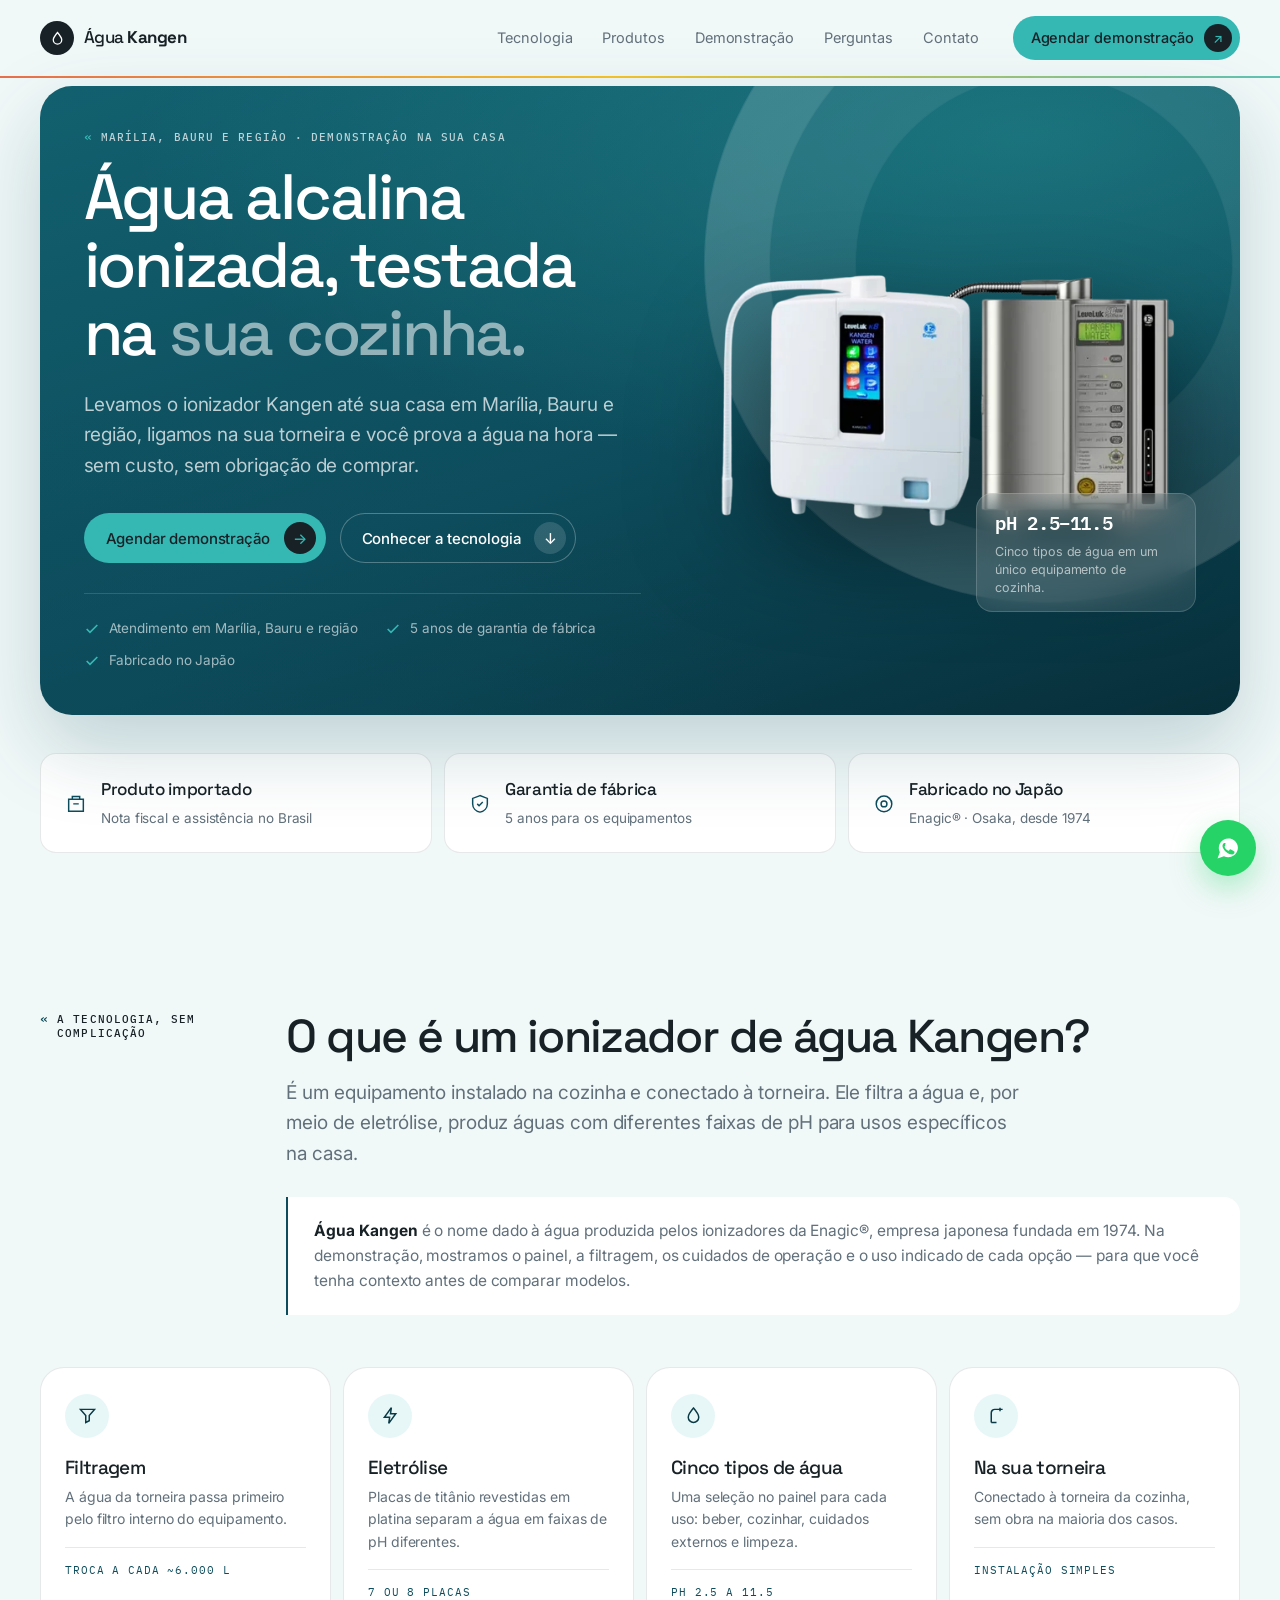
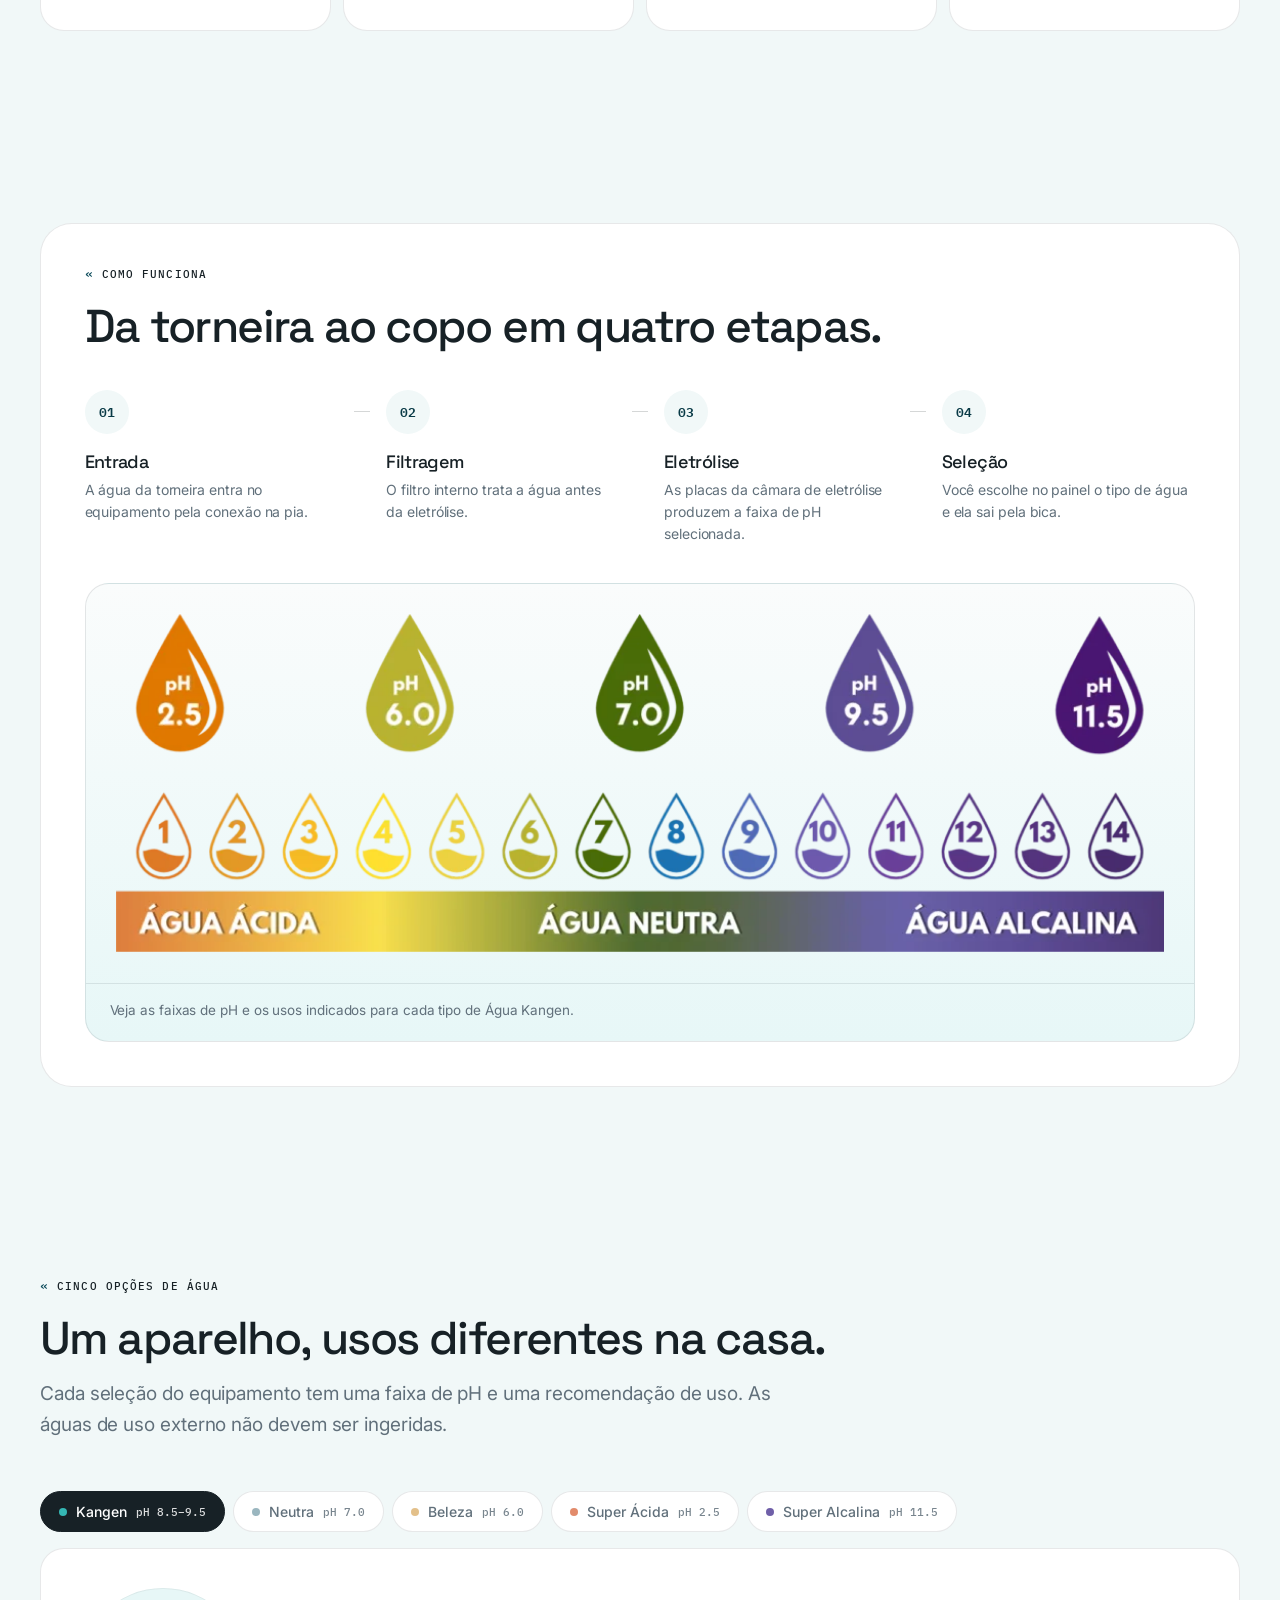
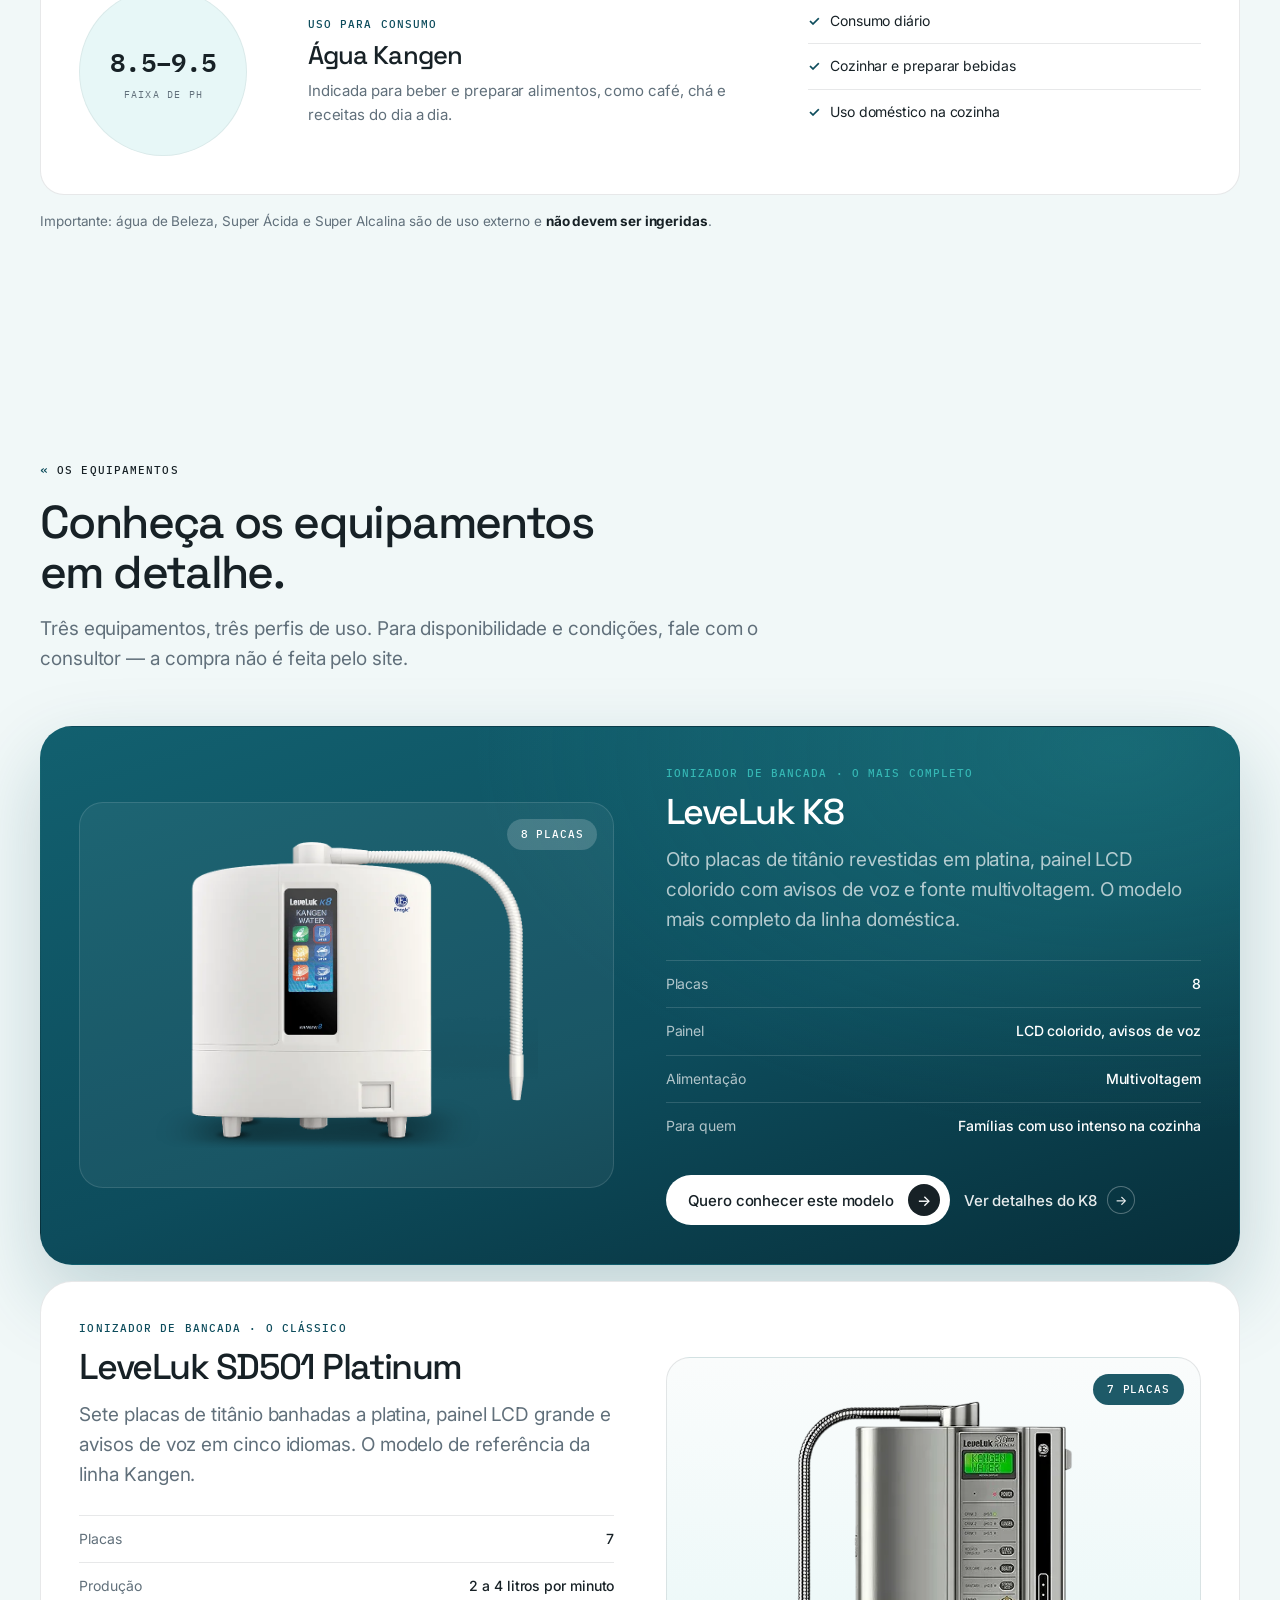
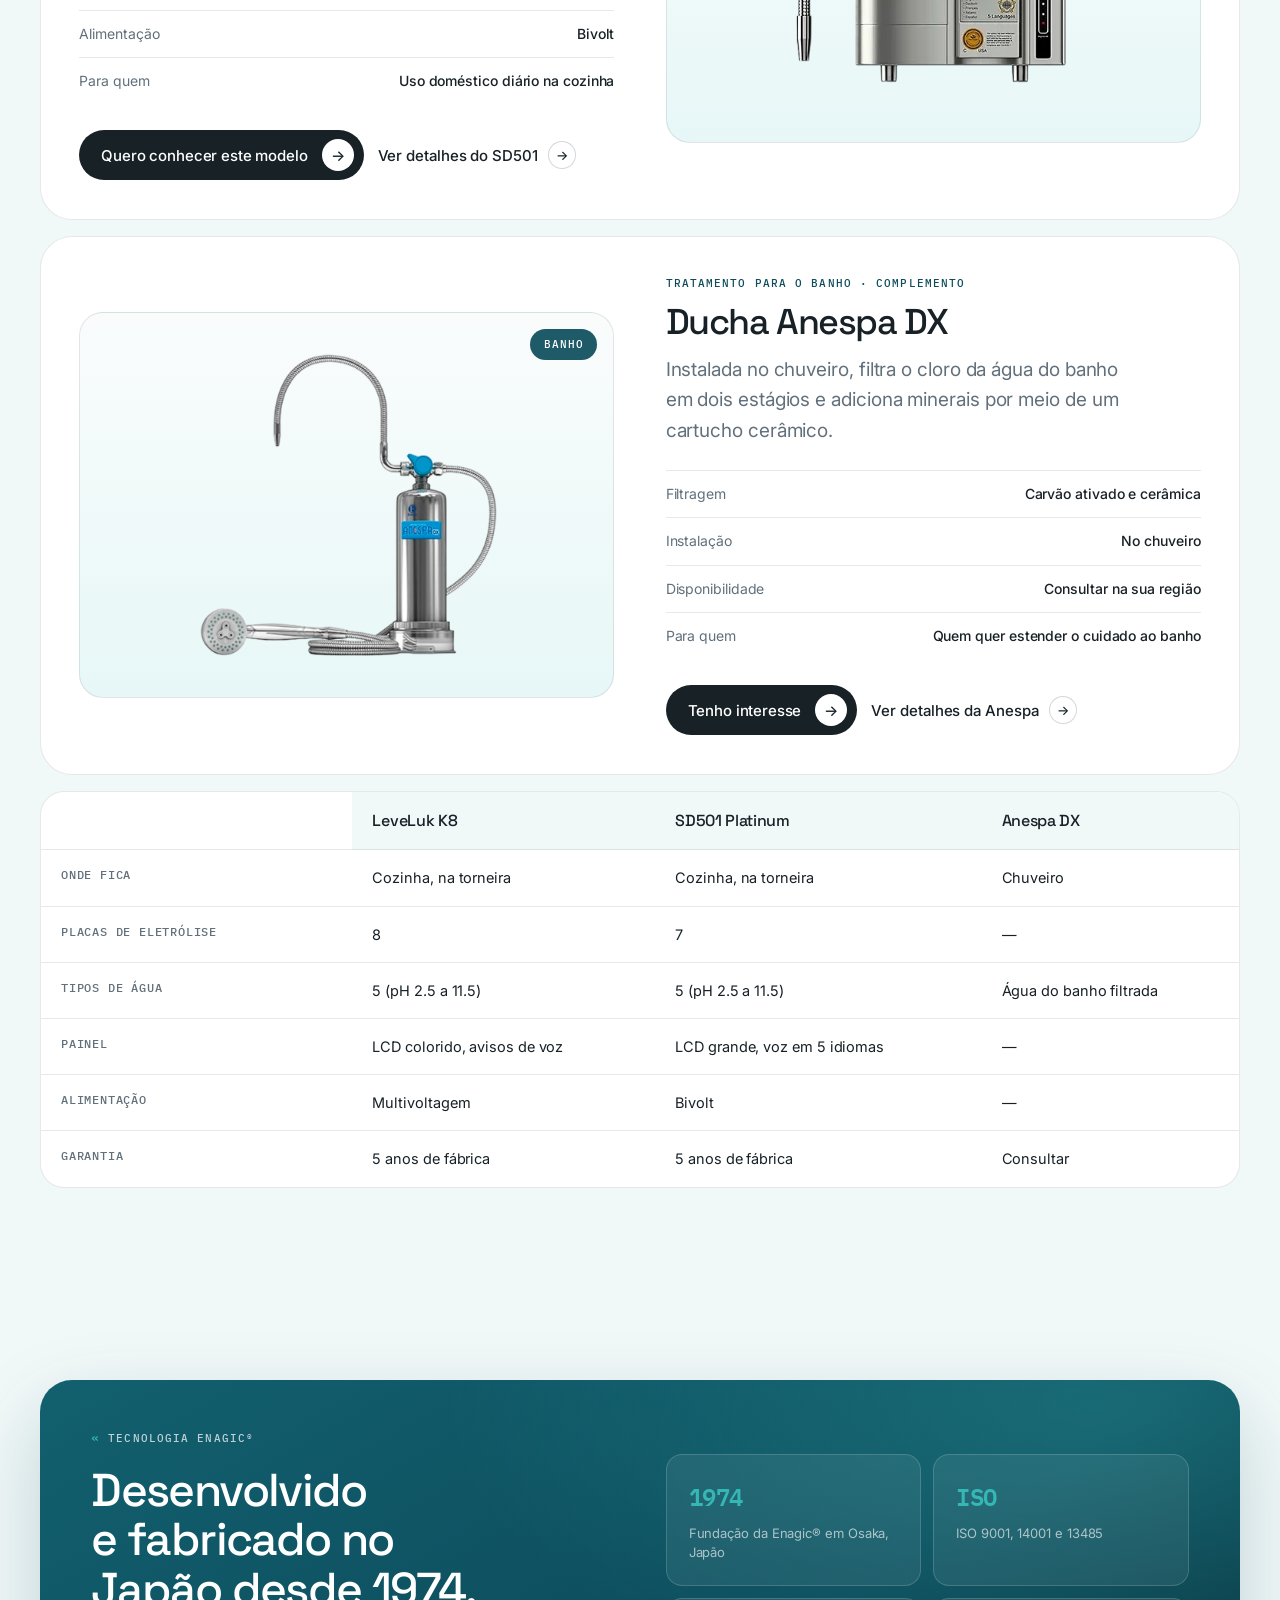
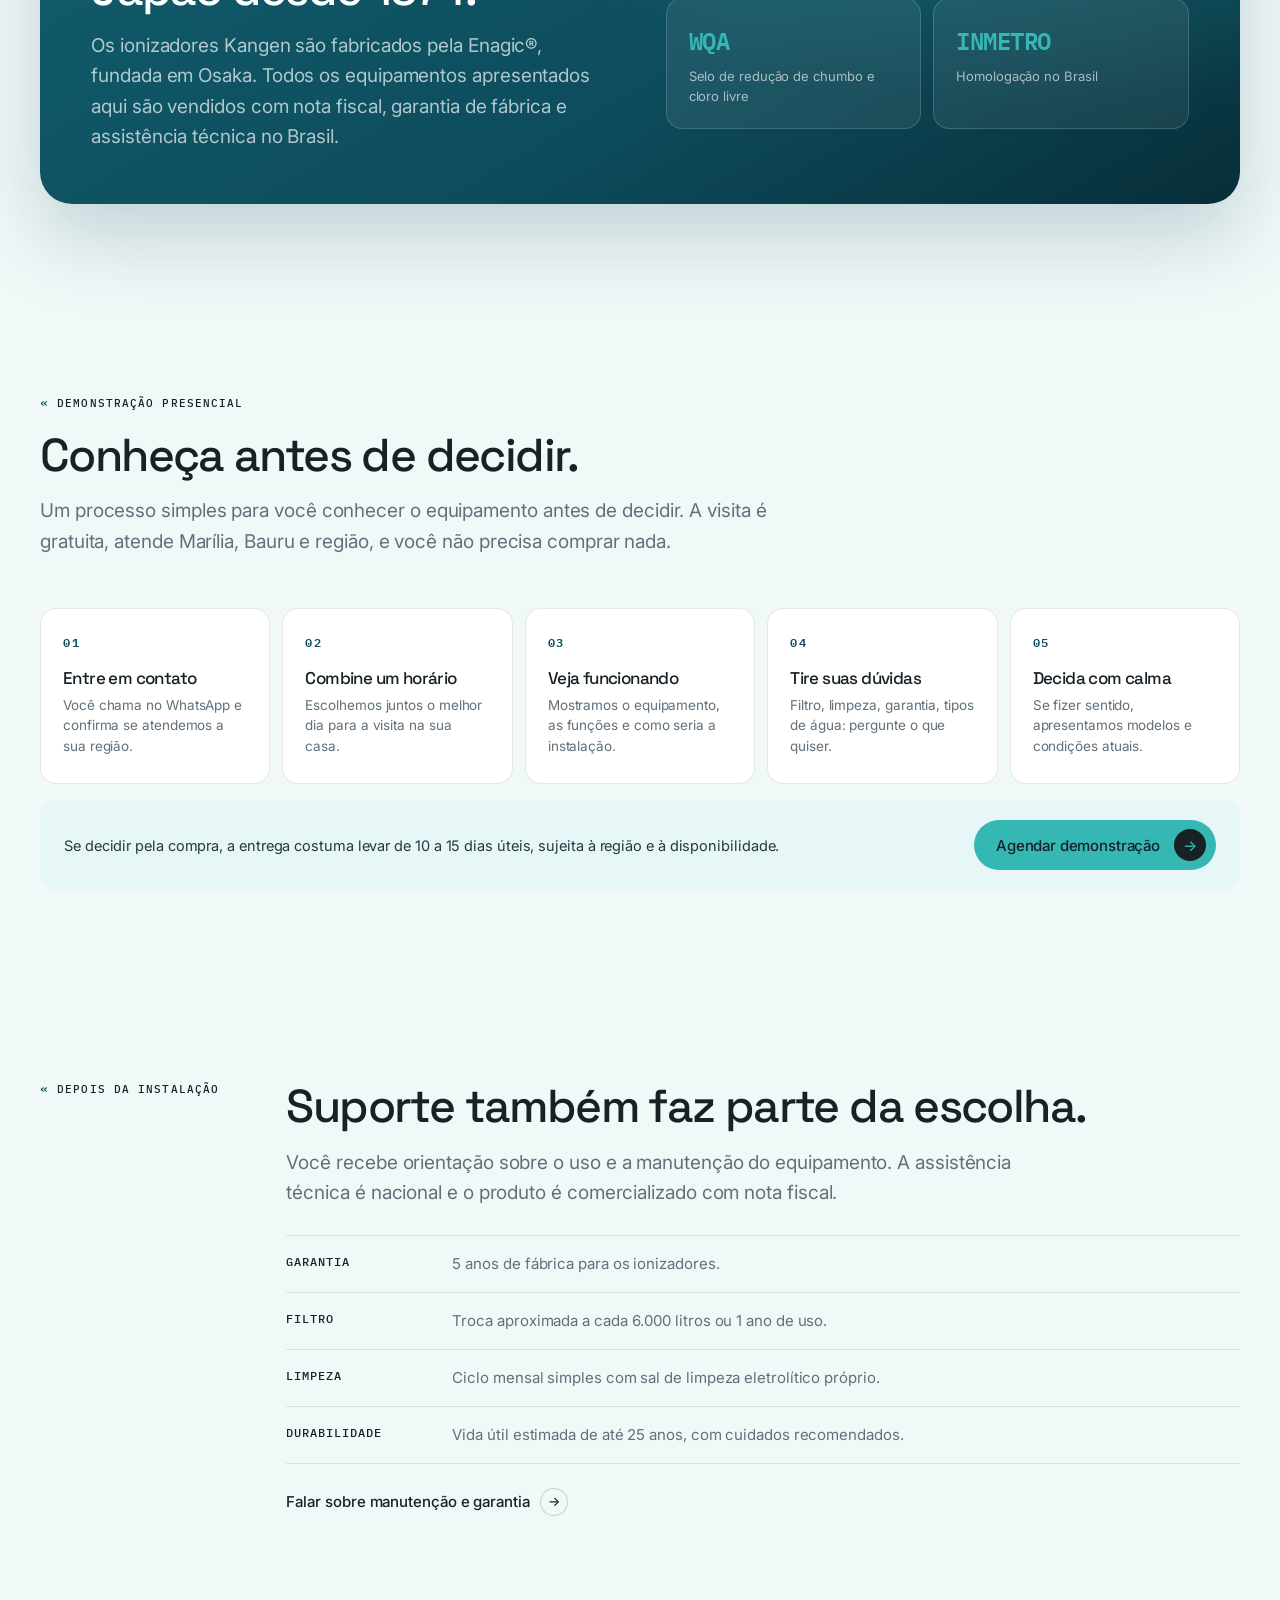
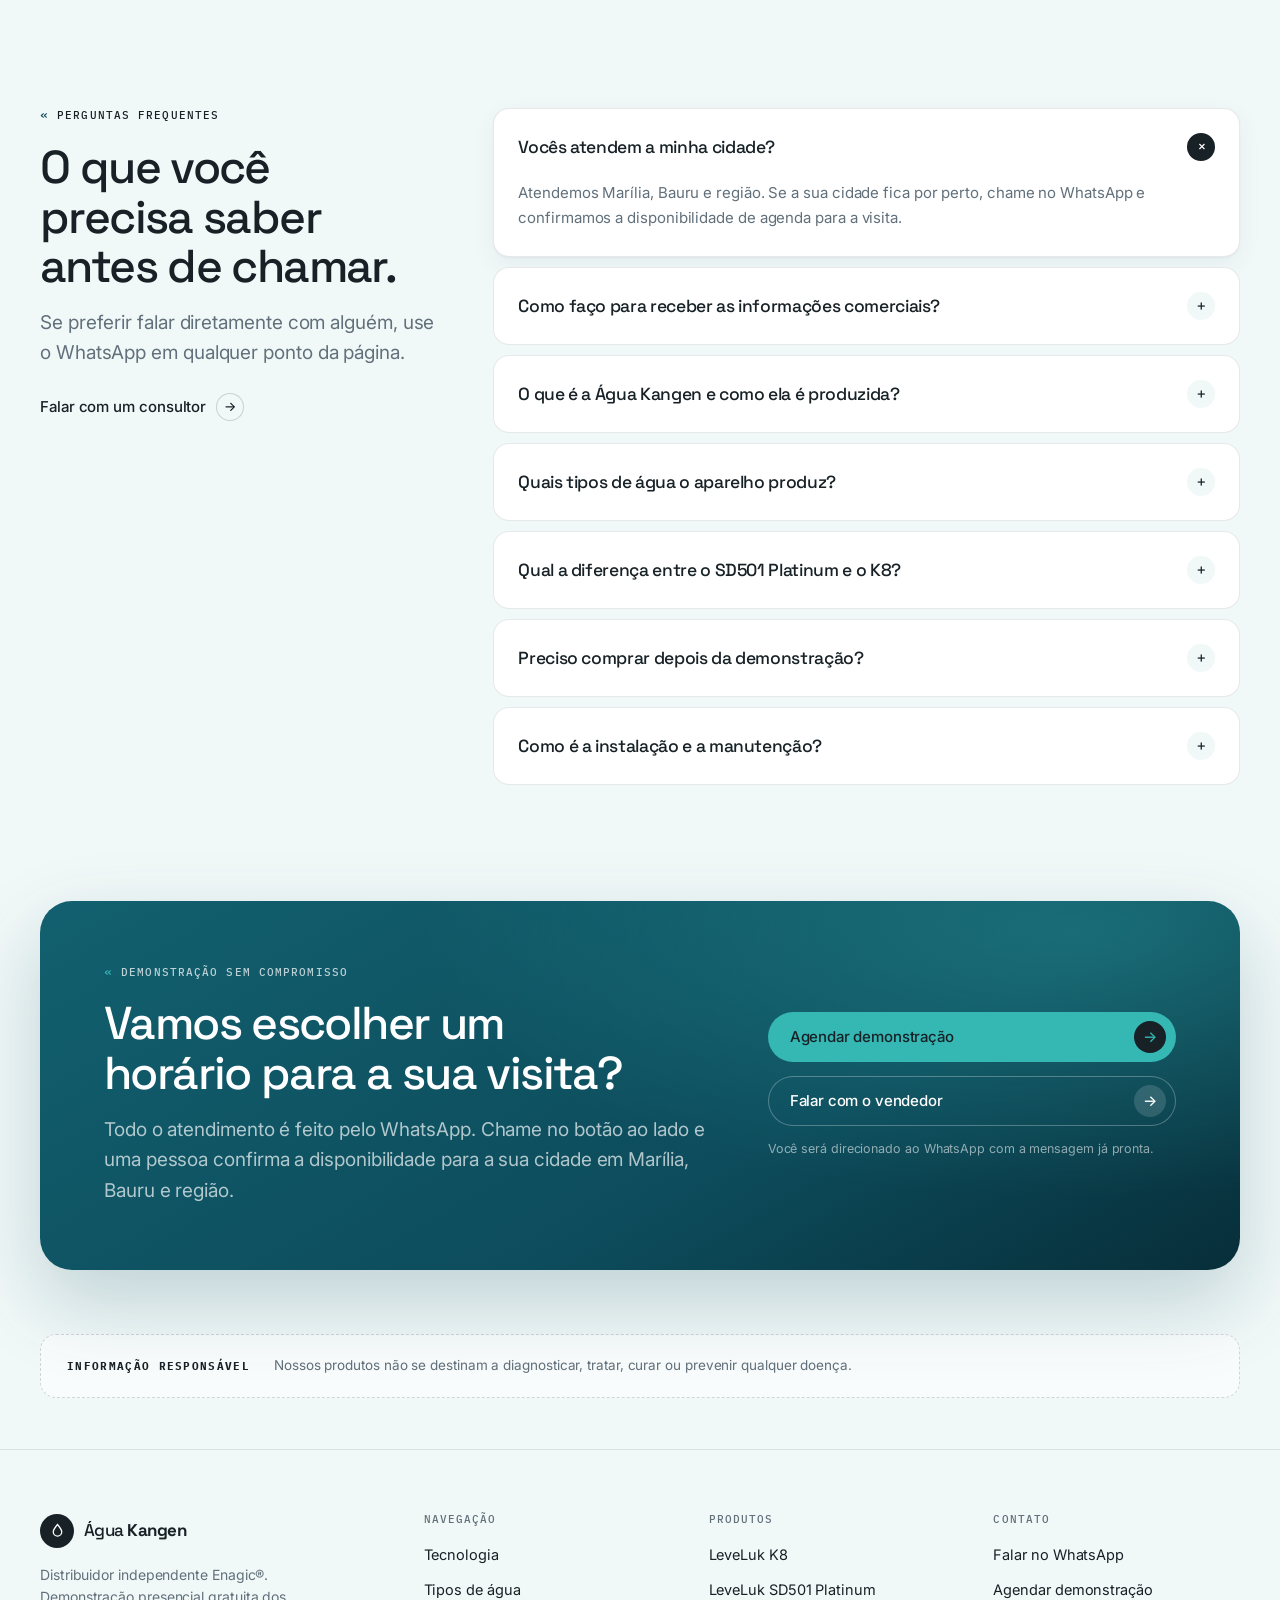
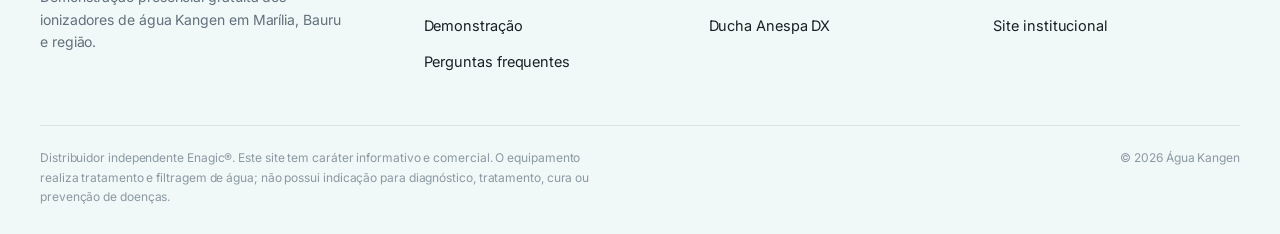
<file: index.html>
<!doctype html>
<html lang="pt-BR">
<head>
  <meta charset="utf-8">
  <meta name="viewport" content="width=device-width, initial-scale=1">
  <title>Água Kangen em Marília e Bauru | Demonstração gratuita em casa</title>
  <meta name="description" content="Ionizadores de água Kangen da Enagic em Marília, Bauru e região: LeveLuk K8, SD501 Platinum e Ducha Anespa DX. Demonstração gratuita na sua casa, sem compromisso.">
  <meta name="robots" content="index,follow,max-image-preview:large">
  <!-- Troque https://SEU-DOMINIO.com.br pelo domínio real em todo o projeto (ver produtos.json) -->
  <link rel="canonical" href="https://SEU-DOMINIO.com.br/">
  <meta name="theme-color" content="#0D4C5C">

  <meta property="og:type" content="website">
  <meta property="og:site_name" content="Água Kangen">
  <meta property="og:locale" content="pt_BR">
  <meta property="og:url" content="https://SEU-DOMINIO.com.br/">
  <meta property="og:title" content="Água Kangen em Marília e Bauru | Demonstração gratuita em casa">
  <meta property="og:description" content="Conheça os ionizadores de água Kangen da Enagic em uma demonstração presencial em Marília, Bauru e região, com orientação sobre modelos, instalação e suporte.">
  <meta property="og:image" content="https://SEU-DOMINIO.com.br/img/img-logo-kangen.jpg">
  <meta property="og:image:width" content="1024">
  <meta property="og:image:height" content="540">
  <meta property="og:image:alt" content="Ionizadores de água Kangen LeveLuk K8 e SD501 Platinum">
  <meta name="twitter:card" content="summary_large_image">
  <meta name="twitter:title" content="Água Kangen em Marília e Bauru | Demonstração gratuita em casa">
  <meta name="twitter:description" content="Demonstração gratuita dos ionizadores de água Kangen da Enagic em Marília, Bauru e região, na sua casa e sem compromisso.">
  <meta name="twitter:image" content="https://SEU-DOMINIO.com.br/img/img-logo-kangen.jpg">

  <link rel="icon" href="favicon.svg" type="image/svg+xml">
  <link rel="apple-touch-icon" href="img/apple-touch-icon.png">

  <link rel="preload" as="image" href="img/03-png.webp" fetchpriority="high">
  <link rel="preconnect" href="https://fonts.googleapis.com">
  <link rel="preconnect" href="https://fonts.gstatic.com" crossorigin>
  <link href="https://fonts.googleapis.com/css2?family=Inter:wght@400;500;600&family=Space+Grotesk:wght@500;700&family=IBM+Plex+Mono:wght@500;600&display=swap" rel="stylesheet">
  <link rel="stylesheet" href="style.css">

  <script type="application/ld+json">
{
  "@context": "https://schema.org",
  "@graph": [
    {
      "@type": "LocalBusiness",
      "@id": "https://SEU-DOMINIO.com.br/#organizacao",
      "name": "Água Kangen Marília e Bauru — distribuidor independente Enagic",
      "url": "https://SEU-DOMINIO.com.br/",
      "logo": "https://SEU-DOMINIO.com.br/img/apple-touch-icon.png",
      "description": "Demonstração presencial gratuita dos ionizadores de água Kangen da Enagic em Marília, Bauru e região, com orientação sobre modelos, instalação e suporte.",
      "areaServed": [
        { "@type": "City", "name": "Marília", "addressRegion": "SP", "addressCountry": "BR" },
        { "@type": "City", "name": "Bauru", "addressRegion": "SP", "addressCountry": "BR" },
        { "@type": "AdministrativeArea", "name": "Região de Marília e Bauru, interior de São Paulo" }
      ],
      "makesOffer": [
        { "@type": "Offer", "itemOffered": { "@type": "Service", "name": "Demonstração presencial gratuita de ionizador de água Kangen" } }
      ],
      "sameAs": ["https://kangensaude.com.br/"]
    },
    {
      "@type": "WebSite",
      "@id": "https://SEU-DOMINIO.com.br/#site",
      "url": "https://SEU-DOMINIO.com.br/",
      "name": "Água Kangen",
      "inLanguage": "pt-BR",
      "publisher": { "@id": "https://SEU-DOMINIO.com.br/#organizacao" }
    },
    {
      "@type": "ItemList",
      "name": "Ionizadores de água Kangen",
      "itemListElement": [
        { "@type": "ListItem", "position": 1, "url": "https://SEU-DOMINIO.com.br/produtos/leveluk-k8/", "name": "LeveLuk K8" },
        { "@type": "ListItem", "position": 2, "url": "https://SEU-DOMINIO.com.br/produtos/leveluk-sd501-platinum/", "name": "LeveLuk SD501 Platinum" },
        { "@type": "ListItem", "position": 3, "url": "https://SEU-DOMINIO.com.br/produtos/anespa-dx/", "name": "Ducha Anespa DX" }
      ]
    },
    {
      "@type": "FAQPage",
      "mainEntity": [
        {
          "@type": "Question",
          "name": "Vocês atendem a minha cidade?",
          "acceptedAnswer": { "@type": "Answer", "text": "Atendemos Marília, Bauru e região. Se a sua cidade fica por perto, chame no WhatsApp e confirmamos a disponibilidade de agenda para a visita." }
        },
        {
          "@type": "Question",
          "name": "Como faço para receber as informações comerciais?",
          "acceptedAnswer": { "@type": "Answer", "text": "As informações comerciais não são divulgadas no site. Fale com o consultor pelo WhatsApp ou agende a demonstração gratuita: assim entendemos sua necessidade, indicamos o modelo certo e passamos todas as condições diretamente com você, sem compromisso." }
        },
        {
          "@type": "Question",
          "name": "O que é a Água Kangen e como ela é produzida?",
          "acceptedAnswer": { "@type": "Answer", "text": "É a água produzida pelos ionizadores Enagic. O equipamento filtra a água da torneira e usa eletrólise para produzir opções com diferentes faixas de pH." }
        },
        {
          "@type": "Question",
          "name": "Quais tipos de água o aparelho produz?",
          "acceptedAnswer": { "@type": "Answer", "text": "Água Kangen (pH 8.5–9.5), Neutra (pH 7.0), de Beleza (pH 6.0), Super Ácida (pH 2.5) e Super Alcalina (pH 11.5). Cada uma tem indicação de uso específica; as três últimas são de uso externo e não devem ser ingeridas." }
        },
        {
          "@type": "Question",
          "name": "Qual a diferença entre o SD501 Platinum e o K8?",
          "acceptedAnswer": { "@type": "Answer", "text": "O SD501 possui sete placas e painel LCD. O K8 possui oito placas, painel colorido e recursos de orientação por voz que podem variar conforme a versão. Apresentamos os dois modelos e seus recursos na demonstração." }
        },
        {
          "@type": "Question",
          "name": "Preciso comprar depois da demonstração?",
          "acceptedAnswer": { "@type": "Answer", "text": "Não. A demonstração é gratuita e sem obrigação de compra. Ela serve para você ver o equipamento funcionando na sua cozinha e tirar dúvidas antes de decidir." }
        },
        {
          "@type": "Question",
          "name": "Como é a instalação e a manutenção?",
          "acceptedAnswer": { "@type": "Answer", "text": "Os ionizadores de bancada são conectados à torneira da cozinha, sem obra na maioria dos casos. A troca de filtro é feita a cada cerca de 6.000 litros ou 1 ano de uso, e a limpeza é um ciclo mensal com sal de limpeza eletrolítico próprio." }
        }
      ]
    }
  ]
}
  </script>
</head>
<body>
  <a class="skip-link" href="#conteudo">Pular para o conteúdo</a>

  <header class="site-header">
    <div class="container nav">
      <a class="logo" href="#inicio" aria-label="Água Kangen, início">
        <span class="logo-mark" aria-hidden="true"><svg viewBox="0 0 24 24"><path d="M12 3.5c3.4 4 6 7.3 6 10.4a6 6 0 0 1-12 0c0-3.1 2.6-6.4 6-10.4Z"/></svg></span>
        <span>Água <strong>Kangen</strong></span>
      </a>
      <button class="mobile-nav-toggle" type="button" aria-expanded="false" aria-controls="main-nav">Menu</button>
      <nav class="desktop-nav" id="main-nav" aria-label="Navegação principal">
        <a href="#tecnologia">Tecnologia</a>
        <a href="#produtos">Produtos</a>
        <a href="#demonstracao">Demonstração</a>
        <a href="#perguntas">Perguntas</a>
        <a href="#agendar">Contato</a>
      </nav>
      <a class="header-cta js-whatsapp" href="#agendar" data-event="cta_demo_header" data-message="Olá! Conheci a Água Kangen pelo site e gostaria de agendar uma demonstração.">Agendar demonstração <span aria-hidden="true">↗</span></a>
    </div>
    <div class="ph-rule" aria-hidden="true"></div>
  </header>

  <main id="conteudo">
    <!-- 1. Hero -->
    <section class="hero" id="inicio" aria-labelledby="hero-title">
      <div class="container">
        <div class="hero-panel on-dark">
          <div class="hero-rings" aria-hidden="true"></div>
          <div class="hero-grid">
            <div class="hero-copy">
              <p class="eyebrow">Marília, Bauru e região · demonstração na sua casa</p>
              <h1 id="hero-title">Água alcalina ionizada, testada na <em class="soft">sua cozinha.</em></h1>
              <p class="lead">Levamos o ionizador Kangen até sua casa em Marília, Bauru e região, ligamos na sua torneira e você prova a água na hora — sem custo, sem obrigação de comprar.</p>
              <div class="hero-actions">
                <a class="button button-primary js-whatsapp" href="#agendar" data-event="cta_demo_hero" data-message="Olá! Conheci a Água Kangen pelo site e gostaria de agendar uma demonstração.">Agendar demonstração <span aria-hidden="true">→</span></a>
                <a class="button button-ghost" href="#tecnologia">Conhecer a tecnologia <span aria-hidden="true">↓</span></a>
              </div>
              <div class="hero-trust">
                <div><svg viewBox="0 0 24 24" aria-hidden="true"><path d="M20 6 9 17l-5-5"/></svg>Atendimento em Marília, Bauru e região</div>
                <div><svg viewBox="0 0 24 24" aria-hidden="true"><path d="M20 6 9 17l-5-5"/></svg>5 anos de garantia de fábrica</div>
                <div><svg viewBox="0 0 24 24" aria-hidden="true"><path d="M20 6 9 17l-5-5"/></svg>Fabricado no Japão</div>
              </div>
            </div>
            <figure class="hero-figure">
              <img src="img/03-png.webp" width="561" height="309" alt="Ionizadores de água Kangen LeveLuk K8 e LeveLuk SD501 Platinum lado a lado" fetchpriority="high" decoding="async">
              <figcaption class="hero-badge"><b>pH 2.5–11.5</b><span>Cinco tipos de água em um único equipamento de cozinha.</span></figcaption>
            </figure>
          </div>
        </div>
      </div>
    </section>

    <section class="proof-strip" aria-label="Garantias">
      <div class="container proof-items">
        <div>
          <svg viewBox="0 0 24 24" aria-hidden="true"><path d="M4 7h16v13H4zM8 7V4h8v3M9 12h6"/></svg>
          <p><strong>Produto importado</strong><span>Nota fiscal e assistência no Brasil</span></p>
        </div>
        <div>
          <svg viewBox="0 0 24 24" aria-hidden="true"><path d="M12 3 4 6v6c0 4.4 3.4 8 8 9 4.6-1 8-4.6 8-9V6l-8-3Z"/><path d="m9 12 2 2 4-4"/></svg>
          <p><strong>Garantia de fábrica</strong><span>5 anos para os equipamentos</span></p>
        </div>
        <div>
          <svg viewBox="0 0 24 24" aria-hidden="true"><circle cx="12" cy="12" r="8.5"/><circle cx="12" cy="12" r="3.2"/></svg>
          <p><strong>Fabricado no Japão</strong><span>Enagic® · Osaka, desde 1974</span></p>
        </div>
      </div>
    </section>

    <!-- 2. O que é -->
    <section class="section" id="tecnologia" aria-labelledby="tecnologia-title">
      <div class="container">
        <div class="split">
          <p class="eyebrow reveal">A tecnologia, sem complicação</p>
          <div class="reveal delay-1">
            <h2 id="tecnologia-title">O que é um ionizador de água Kangen?</h2>
            <p class="lead">É um equipamento instalado na cozinha e conectado à torneira. Ele filtra a água e, por meio de eletrólise, produz águas com diferentes faixas de pH para usos específicos na casa.</p>
            <div class="origin-note">
              <p><b>Água Kangen</b> é o nome dado à água produzida pelos ionizadores da Enagic®, empresa japonesa fundada em 1974. Na demonstração, mostramos o painel, a filtragem, os cuidados de operação e o uso indicado de cada opção — para que você tenha contexto antes de comparar modelos.</p>
            </div>
          </div>
        </div>

        <div class="property-grid">
          <article class="property-card reveal">
            <span class="icon" aria-hidden="true"><svg viewBox="0 0 24 24"><path d="M4 5h16l-6 7v6l-4 2v-8L4 5Z"/></svg></span>
            <h3>Filtragem</h3>
            <p>A água da torneira passa primeiro pelo filtro interno do equipamento.</p>
            <span class="meta">Troca a cada ~6.000 L</span>
          </article>
          <article class="property-card reveal delay-1">
            <span class="icon" aria-hidden="true"><svg viewBox="0 0 24 24"><path d="M13 3 5 14h6l-1 7 8-11h-6l1-7Z"/></svg></span>
            <h3>Eletrólise</h3>
            <p>Placas de titânio revestidas em platina separam a água em faixas de pH diferentes.</p>
            <span class="meta">7 ou 8 placas</span>
          </article>
          <article class="property-card reveal delay-2">
            <span class="icon" aria-hidden="true"><svg viewBox="0 0 24 24"><path d="M12 3.5c3.4 4 6 7.3 6 10.4a6 6 0 0 1-12 0c0-3.1 2.6-6.4 6-10.4Z"/></svg></span>
            <h3>Cinco tipos de água</h3>
            <p>Uma seleção no painel para cada uso: beber, cozinhar, cuidados externos e limpeza.</p>
            <span class="meta">pH 2.5 a 11.5</span>
          </article>
          <article class="property-card reveal delay-3">
            <span class="icon" aria-hidden="true"><svg viewBox="0 0 24 24"><path d="M6 20V9a4 4 0 0 1 4-4h6M16 3v4M13 5h6M6 20h6"/></svg></span>
            <h3>Na sua torneira</h3>
            <p>Conectado à torneira da cozinha, sem obra na maioria dos casos.</p>
            <span class="meta">Instalação simples</span>
          </article>
        </div>
      </div>
    </section>

    <!-- 3. Como funciona -->
    <section class="section-tight" id="como-funciona" aria-labelledby="como-title">
      <div class="container">
        <div class="how-panel reveal">
          <p class="eyebrow">Como funciona</p>
          <h2 id="como-title">Da torneira ao copo em quatro etapas.</h2>
          <ol class="how-steps">
            <li><span class="dot">01</span><h3>Entrada</h3><p>A água da torneira entra no equipamento pela conexão na pia.</p></li>
            <li><span class="dot">02</span><h3>Filtragem</h3><p>O filtro interno trata a água antes da eletrólise.</p></li>
            <li><span class="dot">03</span><h3>Eletrólise</h3><p>As placas da câmara de eletrólise produzem a faixa de pH selecionada.</p></li>
            <li><span class="dot">04</span><h3>Seleção</h3><p>Você escolhe no painel o tipo de água e ela sai pela bica.</p></li>
          </ol>
          <figure class="ph-figure">
            <img src="img/Kangen-pH-da-agua-1-1024x330.webp" width="1024" height="330" loading="lazy" decoding="async" alt="Escala visual de pH da Água Kangen e principais usos de cada tipo de água">
            <figcaption>Veja as faixas de pH e os usos indicados para cada tipo de Água Kangen.</figcaption>
          </figure>
        </div>
      </div>
    </section>

    <!-- 4. Tipos de água -->
    <section class="section" id="tipos" aria-labelledby="tipos-title">
      <div class="container">
        <div class="section-head reveal">
          <p class="eyebrow">Cinco opções de água</p>
          <h2 id="tipos-title">Um aparelho, usos diferentes na casa.</h2>
          <p class="lead">Cada seleção do equipamento tem uma faixa de pH e uma recomendação de uso. As águas de uso externo não devem ser ingeridas.</p>
        </div>
        <div class="water-tabs reveal" role="tablist" aria-label="Tipos de água">
          <button class="water-tab active" type="button" role="tab" aria-selected="true" aria-controls="water-panel" data-water="kangen"><i aria-hidden="true"></i> Kangen <small>pH 8.5–9.5</small></button>
          <button class="water-tab" type="button" role="tab" aria-selected="false" aria-controls="water-panel" data-water="neutral"><i aria-hidden="true"></i> Neutra <small>pH 7.0</small></button>
          <button class="water-tab" type="button" role="tab" aria-selected="false" aria-controls="water-panel" data-water="beauty"><i aria-hidden="true"></i> Beleza <small>pH 6.0</small></button>
          <button class="water-tab" type="button" role="tab" aria-selected="false" aria-controls="water-panel" data-water="acid"><i aria-hidden="true"></i> Super Ácida <small>pH 2.5</small></button>
          <button class="water-tab" type="button" role="tab" aria-selected="false" aria-controls="water-panel" data-water="alkaline"><i aria-hidden="true"></i> Super Alcalina <small>pH 11.5</small></button>
        </div>
        <div class="water-panel reveal" id="water-panel" role="tabpanel" aria-live="polite">
          <div class="water-meter"><span id="water-ph">8.5–9.5</span><small>faixa de pH</small></div>
          <div>
            <p class="panel-kicker" id="water-use">Uso para consumo</p>
            <h3 id="water-title">Água Kangen</h3>
            <p id="water-description">Indicada para beber e preparar alimentos, como café, chá e receitas do dia a dia.</p>
          </div>
          <ul id="water-list">
            <li>Consumo diário</li>
            <li>Cozinhar e preparar bebidas</li>
            <li>Uso doméstico na cozinha</li>
          </ul>
        </div>
        <p class="water-warning">Importante: água de Beleza, Super Ácida e Super Alcalina são de uso externo e <strong>não devem ser ingeridas</strong>.</p>
      </div>
    </section>

    <!-- 5. Produtos -->
    <section class="section" id="produtos" aria-labelledby="produtos-title">
      <div class="container">
        <div class="section-head reveal">
          <p class="eyebrow">Os equipamentos</p>
          <h2 id="produtos-title">Conheça os equipamentos em detalhe.</h2>
          <p class="lead">Três equipamentos, três perfis de uso. Para disponibilidade e condições, fale com o consultor — a compra não é feita pelo site.</p>
        </div>

        <article class="product-block is-featured on-dark reveal" aria-labelledby="p-k8">
          <figure class="product-media">
            <img src="img/02-png.webp" width="855" height="688" loading="lazy" decoding="async" alt="Ionizador de água Kangen LeveLuk K8 com painel colorido">
            <span class="product-tag">8 placas</span>
          </figure>
          <div class="product-body">
            <p class="product-kicker">Ionizador de bancada · o mais completo</p>
            <h3 id="p-k8">LeveLuk K8</h3>
            <p class="lead">Oito placas de titânio revestidas em platina, painel LCD colorido com avisos de voz e fonte multivoltagem. O modelo mais completo da linha doméstica.</p>
            <ul class="product-specs">
              <li><span>Placas</span><b>8</b></li>
              <li><span>Painel</span><b>LCD colorido, avisos de voz</b></li>
              <li><span>Alimentação</span><b>Multivoltagem</b></li>
              <li><span>Para quem</span><b>Famílias com uso intenso na cozinha</b></li>
            </ul>
            <div class="product-actions">
              <a class="button button-light js-whatsapp" href="#agendar" data-event="cta_demo_product" data-produto="LeveLuk K8" data-message="Olá! Conheci o LeveLuk K8 pelo site e gostaria de agendar uma demonstração.">Quero conhecer este modelo <span aria-hidden="true">→</span></a>
              <a class="text-link" href="produtos/leveluk-k8/">Ver detalhes do K8 <span aria-hidden="true">→</span></a>
            </div>
          </div>
        </article>

        <article class="product-block reverse reveal" aria-labelledby="p-sd501">
          <figure class="product-media">
            <img src="img/01-png.webp" width="375" height="404" loading="lazy" decoding="async" alt="Ionizador de água Kangen LeveLuk SD501 Platinum com painel LCD">
            <span class="product-tag">7 placas</span>
          </figure>
          <div class="product-body">
            <p class="product-kicker">Ionizador de bancada · o clássico</p>
            <h3 id="p-sd501">LeveLuk SD501 Platinum</h3>
            <p class="lead">Sete placas de titânio banhadas a platina, painel LCD grande e avisos de voz em cinco idiomas. O modelo de referência da linha Kangen.</p>
            <ul class="product-specs">
              <li><span>Placas</span><b>7</b></li>
              <li><span>Produção</span><b>2 a 4 litros por minuto</b></li>
              <li><span>Alimentação</span><b>Bivolt</b></li>
              <li><span>Para quem</span><b>Uso doméstico diário na cozinha</b></li>
            </ul>
            <div class="product-actions">
              <a class="button button-dark js-whatsapp" href="#agendar" data-event="cta_demo_product" data-produto="LeveLuk SD501 Platinum" data-message="Olá! Conheci o LeveLuk SD501 Platinum pelo site e gostaria de agendar uma demonstração.">Quero conhecer este modelo <span aria-hidden="true">→</span></a>
              <a class="text-link" href="produtos/leveluk-sd501-platinum/">Ver detalhes do SD501 <span aria-hidden="true">→</span></a>
            </div>
          </div>
        </article>

        <article class="product-block reveal" aria-labelledby="p-anespa">
          <figure class="product-media">
            <img src="img/Anespa-DX.webp" width="800" height="800" loading="lazy" decoding="async" alt="Ducha Anespa DX com cartucho cerâmico para a água do banho">
            <span class="product-tag">Banho</span>
          </figure>
          <div class="product-body">
            <p class="product-kicker">Tratamento para o banho · complemento</p>
            <h3 id="p-anespa">Ducha Anespa DX</h3>
            <p class="lead">Instalada no chuveiro, filtra o cloro da água do banho em dois estágios e adiciona minerais por meio de um cartucho cerâmico.</p>
            <ul class="product-specs">
              <li><span>Filtragem</span><b>Carvão ativado e cerâmica</b></li>
              <li><span>Instalação</span><b>No chuveiro</b></li>
              <li><span>Disponibilidade</span><b>Consultar na sua região</b></li>
              <li><span>Para quem</span><b>Quem quer estender o cuidado ao banho</b></li>
            </ul>
            <div class="product-actions">
              <a class="button button-dark js-whatsapp" href="#agendar" data-event="cta_whatsapp_product" data-produto="Ducha Anespa DX" data-message="Olá! Conheci a Ducha Anespa DX pelo site e gostaria de saber mais.">Tenho interesse <span aria-hidden="true">→</span></a>
              <a class="text-link" href="produtos/anespa-dx/">Ver detalhes da Anespa <span aria-hidden="true">→</span></a>
            </div>
          </div>
        </article>

        <div class="compare reveal" id="comparar">
          <table>
            <caption class="visually-hidden">Comparação entre LeveLuk K8, LeveLuk SD501 Platinum e Ducha Anespa DX</caption>
            <thead>
              <tr><td></td><th scope="col">LeveLuk K8</th><th scope="col">SD501 Platinum</th><th scope="col">Anespa DX</th></tr>
            </thead>
            <tbody>
              <tr><th scope="row">Onde fica</th><td>Cozinha, na torneira</td><td>Cozinha, na torneira</td><td>Chuveiro</td></tr>
              <tr><th scope="row">Placas de eletrólise</th><td>8</td><td>7</td><td>—</td></tr>
              <tr><th scope="row">Tipos de água</th><td>5 (pH 2.5 a 11.5)</td><td>5 (pH 2.5 a 11.5)</td><td>Água do banho filtrada</td></tr>
              <tr><th scope="row">Painel</th><td>LCD colorido, avisos de voz</td><td>LCD grande, voz em 5 idiomas</td><td>—</td></tr>
              <tr><th scope="row">Alimentação</th><td>Multivoltagem</td><td>Bivolt</td><td>—</td></tr>
              <tr><th scope="row">Garantia</th><td>5 anos de fábrica</td><td>5 anos de fábrica</td><td>Consultar</td></tr>
            </tbody>
          </table>
        </div>
      </div>
    </section>

    <!-- 6. Enagic -->
    <section class="section-tight" id="enagic" aria-labelledby="enagic-title">
      <div class="container">
        <div class="heritage on-dark reveal">
          <div class="heritage-grid">
            <div>
              <p class="eyebrow">Tecnologia Enagic®</p>
              <h2 id="enagic-title">Desenvolvido e fabricado no Japão desde 1974.</h2>
              <p class="lead">Os ionizadores Kangen são fabricados pela Enagic®, fundada em Osaka. Todos os equipamentos apresentados aqui são vendidos com nota fiscal, garantia de fábrica e assistência técnica no Brasil.</p>
            </div>
            <div class="credentials">
              <div><b>1974</b><span>Fundação da Enagic® em Osaka, Japão</span></div>
              <div><b>ISO</b><span>ISO 9001, 14001 e 13485</span></div>
              <div><b>WQA</b><span>Selo de redução de chumbo e cloro livre</span></div>
              <div><b>INMETRO</b><span>Homologação no Brasil</span></div>
            </div>
          </div>
        </div>
      </div>
    </section>

    <!-- 7. Demonstração -->
    <section class="section" id="demonstracao" aria-labelledby="demo-title">
      <div class="container">
        <div class="section-head reveal">
          <p class="eyebrow">Demonstração presencial</p>
          <h2 id="demo-title">Conheça antes de decidir.</h2>
          <p class="lead">Um processo simples para você conhecer o equipamento antes de decidir. A visita é gratuita, atende Marília, Bauru e região, e você não precisa comprar nada.</p>
        </div>
        <ol class="demo-steps">
          <li class="reveal"><span class="num">01</span><h3>Entre em contato</h3><p>Você chama no WhatsApp e confirma se atendemos a sua região.</p></li>
          <li class="reveal delay-1"><span class="num">02</span><h3>Combine um horário</h3><p>Escolhemos juntos o melhor dia para a visita na sua casa.</p></li>
          <li class="reveal delay-2"><span class="num">03</span><h3>Veja funcionando</h3><p>Mostramos o equipamento, as funções e como seria a instalação.</p></li>
          <li class="reveal delay-3"><span class="num">04</span><h3>Tire suas dúvidas</h3><p>Filtro, limpeza, garantia, tipos de água: pergunte o que quiser.</p></li>
          <li class="reveal delay-3"><span class="num">05</span><h3>Decida com calma</h3><p>Se fizer sentido, apresentamos modelos e condições atuais.</p></li>
        </ol>
        <div class="demo-note reveal">
          <p>Se decidir pela compra, a entrega costuma levar de 10 a 15 dias úteis, sujeita à região e à disponibilidade.</p>
          <a class="button button-primary js-whatsapp" href="#agendar" data-event="cta_demo_section" data-message="Olá! Conheci a Água Kangen pelo site e gostaria de agendar uma demonstração.">Agendar demonstração <span aria-hidden="true">→</span></a>
        </div>
      </div>
    </section>

    <!-- 8. Suporte -->
    <section class="section-tight" id="suporte" aria-labelledby="suporte-title">
      <div class="container split">
        <p class="eyebrow reveal">Depois da instalação</p>
        <div class="reveal delay-1">
          <h2 id="suporte-title">Suporte também faz parte da escolha.</h2>
          <p class="lead">Você recebe orientação sobre o uso e a manutenção do equipamento. A assistência técnica é nacional e o produto é comercializado com nota fiscal.</p>
          <div class="support-list">
            <div><b>Garantia</b><span>5 anos de fábrica para os ionizadores.</span></div>
            <div><b>Filtro</b><span>Troca aproximada a cada 6.000 litros ou 1 ano de uso.</span></div>
            <div><b>Limpeza</b><span>Ciclo mensal simples com sal de limpeza eletrolítico próprio.</span></div>
            <div><b>Durabilidade</b><span>Vida útil estimada de até 25 anos, com cuidados recomendados.</span></div>
          </div>
          <p class="inline-cta"><a class="text-link js-whatsapp" href="#agendar" data-event="cta_whatsapp_suporte" data-message="Olá! Tenho uma dúvida sobre manutenção, filtro ou garantia.">Falar sobre manutenção e garantia <span aria-hidden="true">→</span></a></p>
        </div>
      </div>
    </section>

    <!-- 9. FAQ -->
    <section class="section" id="perguntas" aria-labelledby="faq-title">
      <div class="container faq-layout">
        <div class="faq-intro reveal">
          <p class="eyebrow">Perguntas frequentes</p>
          <h2 id="faq-title">O que você precisa saber antes de chamar.</h2>
          <p class="lead">Se preferir falar diretamente com alguém, use o WhatsApp em qualquer ponto da página.</p>
          <a class="text-link js-whatsapp" href="#agendar" data-event="cta_whatsapp_faq" data-message="Olá! Tenho uma dúvida sobre a Água Kangen.">Falar com um consultor <span aria-hidden="true">→</span></a>
        </div>
        <div class="faq-list reveal delay-1">
          <details open><summary>Vocês atendem a minha cidade?<span aria-hidden="true">+</span></summary><p>Atendemos Marília, Bauru e região. Se a sua cidade fica por perto, chame no WhatsApp e confirmamos a disponibilidade de agenda para a visita.</p></details>
          <details><summary>Como faço para receber as informações comerciais?<span aria-hidden="true">+</span></summary><p>As informações comerciais não são divulgadas no site. Fale com o consultor pelo WhatsApp ou agende a demonstração gratuita: assim entendemos sua necessidade, indicamos o modelo certo e passamos todas as condições diretamente com você, sem compromisso.</p></details>
          <details><summary>O que é a Água Kangen e como ela é produzida?<span aria-hidden="true">+</span></summary><p>É a água produzida pelos ionizadores Enagic. O equipamento filtra a água da torneira e usa eletrólise para produzir opções com diferentes faixas de pH.</p></details>
          <details><summary>Quais tipos de água o aparelho produz?<span aria-hidden="true">+</span></summary><p>Água Kangen (pH 8.5–9.5), Neutra (pH 7.0), de Beleza (pH 6.0), Super Ácida (pH 2.5) e Super Alcalina (pH 11.5). Cada uma tem indicação de uso específica; as três últimas são de uso externo e não devem ser ingeridas.</p></details>
          <details><summary>Qual a diferença entre o SD501 Platinum e o K8?<span aria-hidden="true">+</span></summary><p>O SD501 possui sete placas e painel LCD. O K8 possui oito placas, painel colorido e recursos de orientação por voz que podem variar conforme a versão. Apresentamos os dois modelos e seus recursos na demonstração.</p></details>
          <details><summary>Preciso comprar depois da demonstração?<span aria-hidden="true">+</span></summary><p>Não. A demonstração é gratuita e sem obrigação de compra. Ela serve para você ver o equipamento funcionando na sua cozinha e tirar dúvidas antes de decidir.</p></details>
          <details><summary>Como é a instalação e a manutenção?<span aria-hidden="true">+</span></summary><p>Os ionizadores de bancada são conectados à torneira da cozinha, sem obra na maioria dos casos. A troca de filtro é feita a cada cerca de 6.000 litros ou 1 ano de uso, e a limpeza é um ciclo mensal com sal de limpeza eletrolítico próprio.</p></details>
        </div>
      </div>
    </section>

    <!-- 10. CTA final -->
    <section class="cta-final" id="agendar" aria-labelledby="cta-title">
      <div class="container">
        <div class="cta-panel on-dark reveal">
          <div>
            <p class="eyebrow">Demonstração sem compromisso</p>
            <h2 id="cta-title">Vamos escolher um horário para a sua visita?</h2>
            <p class="lead">Todo o atendimento é feito pelo WhatsApp. Chame no botão ao lado e uma pessoa confirma a disponibilidade para a sua cidade em Marília, Bauru e região.</p>
          </div>
          <div class="cta-actions">
            <a class="button button-primary js-whatsapp" href="#agendar" data-event="cta_demo_final" data-message="Olá! Conheci a Água Kangen pelo site e gostaria de agendar uma demonstração.">Agendar demonstração <span aria-hidden="true">→</span></a>
            <a class="button button-ghost js-whatsapp" href="#agendar" data-event="cta_whatsapp_final" data-message="Olá! Conheci a Água Kangen pelo site e gostaria de falar com o vendedor sobre os modelos.">Falar com o vendedor <span aria-hidden="true">→</span></a>
            <small>Você será direcionado ao WhatsApp com a mensagem já pronta.</small>
          </div>
        </div>
      </div>
    </section>

    <section class="disclaimer-band" aria-label="Aviso">
      <div class="container">
        <strong>Informação responsável</strong>
        <p>Nossos produtos não se destinam a diagnosticar, tratar, curar ou prevenir qualquer doença.</p>
      </div>
    </section>
  </main>

  <footer class="site-footer">
    <div class="container">
      <div class="footer-grid">
        <div class="footer-brand">
          <a class="logo" href="#inicio">
            <span class="logo-mark" aria-hidden="true"><svg viewBox="0 0 24 24"><path d="M12 3.5c3.4 4 6 7.3 6 10.4a6 6 0 0 1-12 0c0-3.1 2.6-6.4 6-10.4Z"/></svg></span>
            <span>Água <strong>Kangen</strong></span>
          </a>
          <p>Distribuidor independente Enagic®. Demonstração presencial gratuita dos ionizadores de água Kangen em Marília, Bauru e região.</p>
        </div>
        <nav class="footer-col" aria-label="Seções">
          <h2>Navegação</h2>
          <ul>
            <li><a href="#tecnologia">Tecnologia</a></li>
            <li><a href="#tipos">Tipos de água</a></li>
            <li><a href="#demonstracao">Demonstração</a></li>
            <li><a href="#perguntas">Perguntas frequentes</a></li>
          </ul>
        </nav>
        <nav class="footer-col" aria-label="Produtos">
          <h2>Produtos</h2>
          <ul>
            <li><a href="produtos/leveluk-k8/">LeveLuk K8</a></li>
            <li><a href="produtos/leveluk-sd501-platinum/">LeveLuk SD501 Platinum</a></li>
            <li><a href="produtos/anespa-dx/">Ducha Anespa DX</a></li>
          </ul>
        </nav>
        <div class="footer-col">
          <h2>Contato</h2>
          <ul>
            <li><a class="js-whatsapp cfg-telefone" href="#agendar" data-event="cta_whatsapp_footer" data-message="Olá! Gostaria de tirar uma dúvida sobre a demonstração.">Falar no WhatsApp</a></li>
            <li><a class="js-whatsapp" href="#agendar" data-event="cta_demo_footer" data-message="Olá! Conheci a Água Kangen pelo site e gostaria de agendar uma demonstração.">Agendar demonstração</a></li>
            <li><a href="https://kangensaude.com.br/" target="_blank" rel="noopener">Site institucional</a></li>
          </ul>
        </div>
      </div>
      <div class="footer-bottom">
        <p>Distribuidor independente Enagic®. Este site tem caráter informativo e comercial. O equipamento realiza tratamento e filtragem de água; não possui indicação para diagnóstico, tratamento, cura ou prevenção de doenças.</p>
        <p>© <span class="js-year">2026</span> Água Kangen</p>
      </div>
    </div>
  </footer>

  <a class="whatsapp-float js-whatsapp" href="#agendar" data-event="cta_whatsapp_float" data-message="Olá! Conheci a Água Kangen pelo site e gostaria de saber mais." aria-label="Falar pelo WhatsApp">
    <svg viewBox="0 0 24 24" aria-hidden="true"><path d="M20.5 11.7a8.2 8.2 0 0 1-12 7.3L3 21l2-5.3a8.2 8.2 0 1 1 15.5-4Zm-4.8 2.2c-.2-.1-1.4-.7-1.6-.8-.2-.1-.4-.1-.6.1-.2.3-.6.8-.8 1-.1.2-.3.2-.5.1-1.5-.7-2.5-1.8-3.1-3.2-.1-.2 0-.4.1-.5l.4-.5c.1-.2.1-.3 0-.5L9.9 8c-.1-.3-.3-.3-.5-.3h-.5c-.2 0-.5.1-.7.4-.3.3-.9.9-.9 2.2 0 1.3.9 2.5 1.1 2.7.1.2 1.8 2.8 4.4 3.9.6.3 1.1.4 1.5.5.6.2 1.1.1 1.5.1.5-.1 1.4-.6 1.6-1.2.2-.6.2-1.1.1-1.2-.1-.2-.3-.2-.5-.3Z"/></svg>
  </a>

  <div class="mobile-bar">
    <a class="button button-primary js-whatsapp" href="#agendar" data-event="cta_demo_mobilebar" data-message="Olá! Conheci a Água Kangen pelo site e gostaria de agendar uma demonstração.">Agendar demonstração <span aria-hidden="true">→</span></a>
  </div>

  <script src="script.js" defer></script>
</body>
</html>
</file>
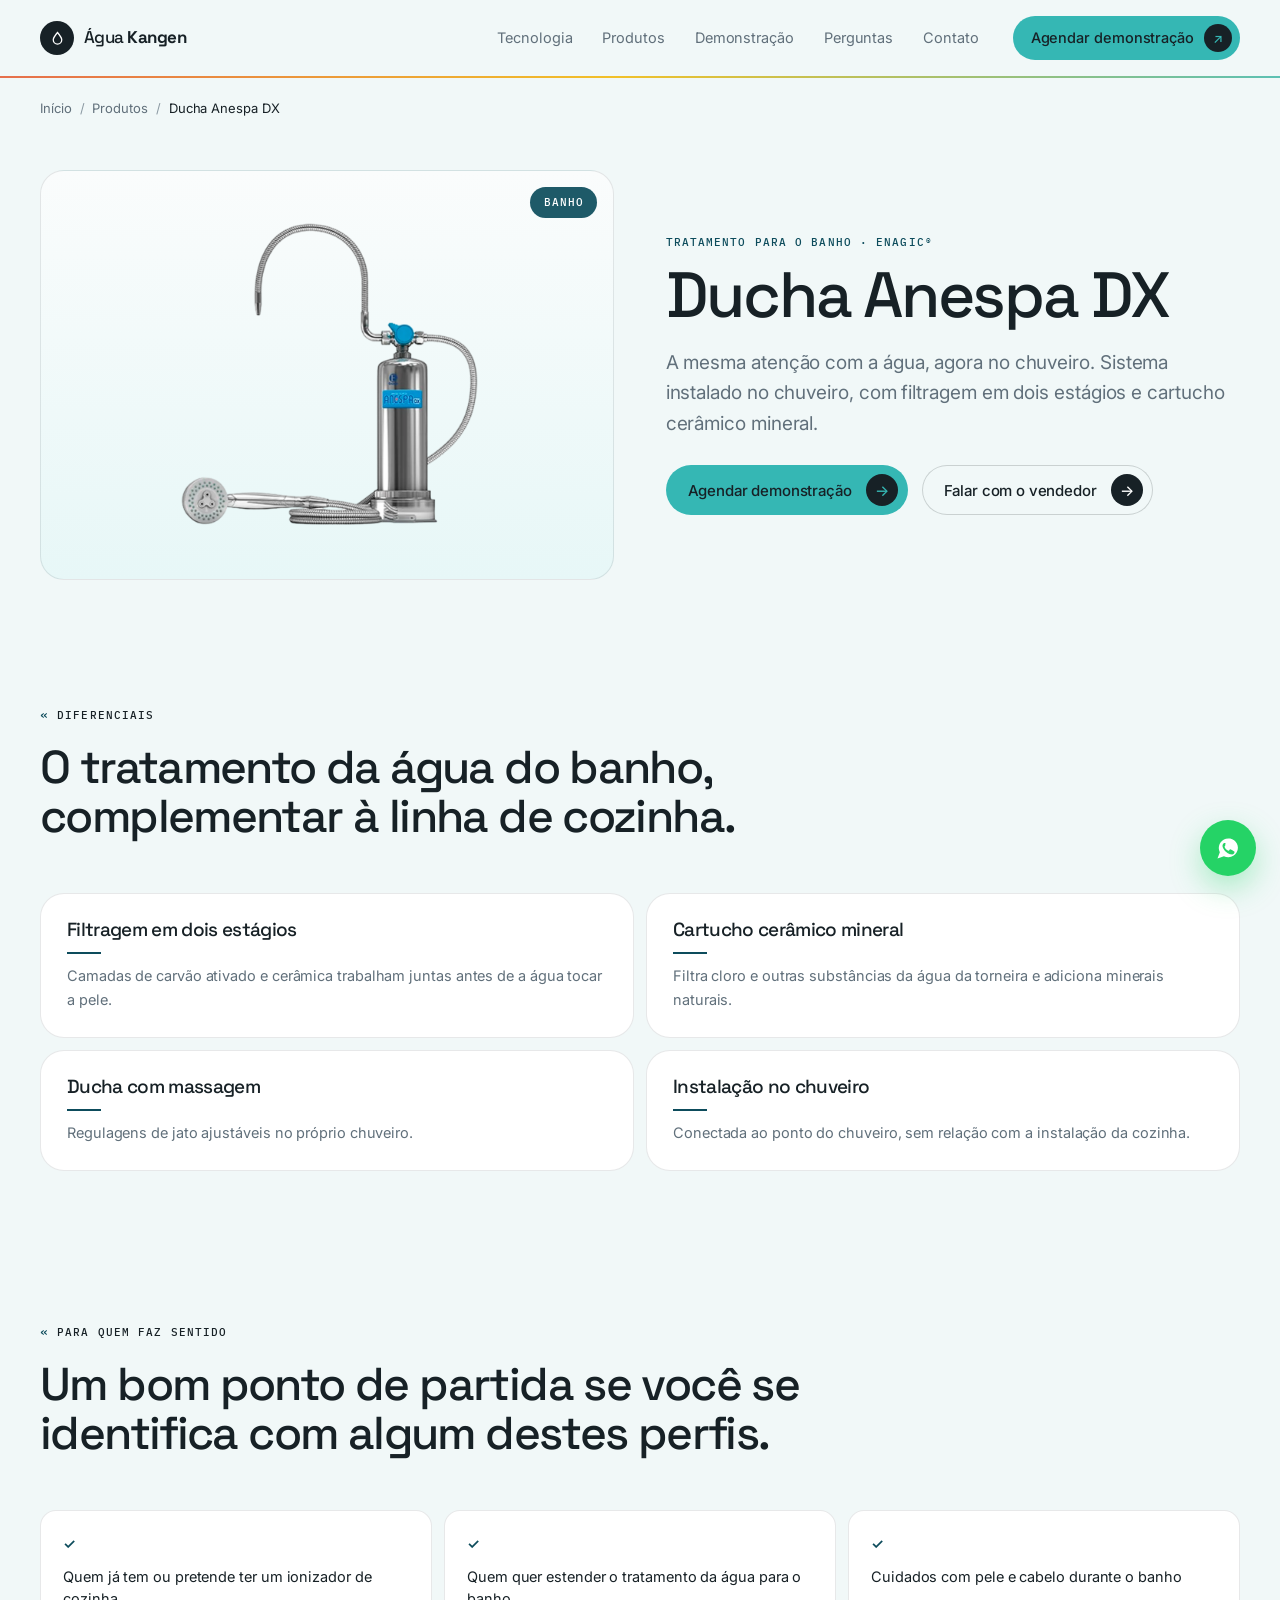
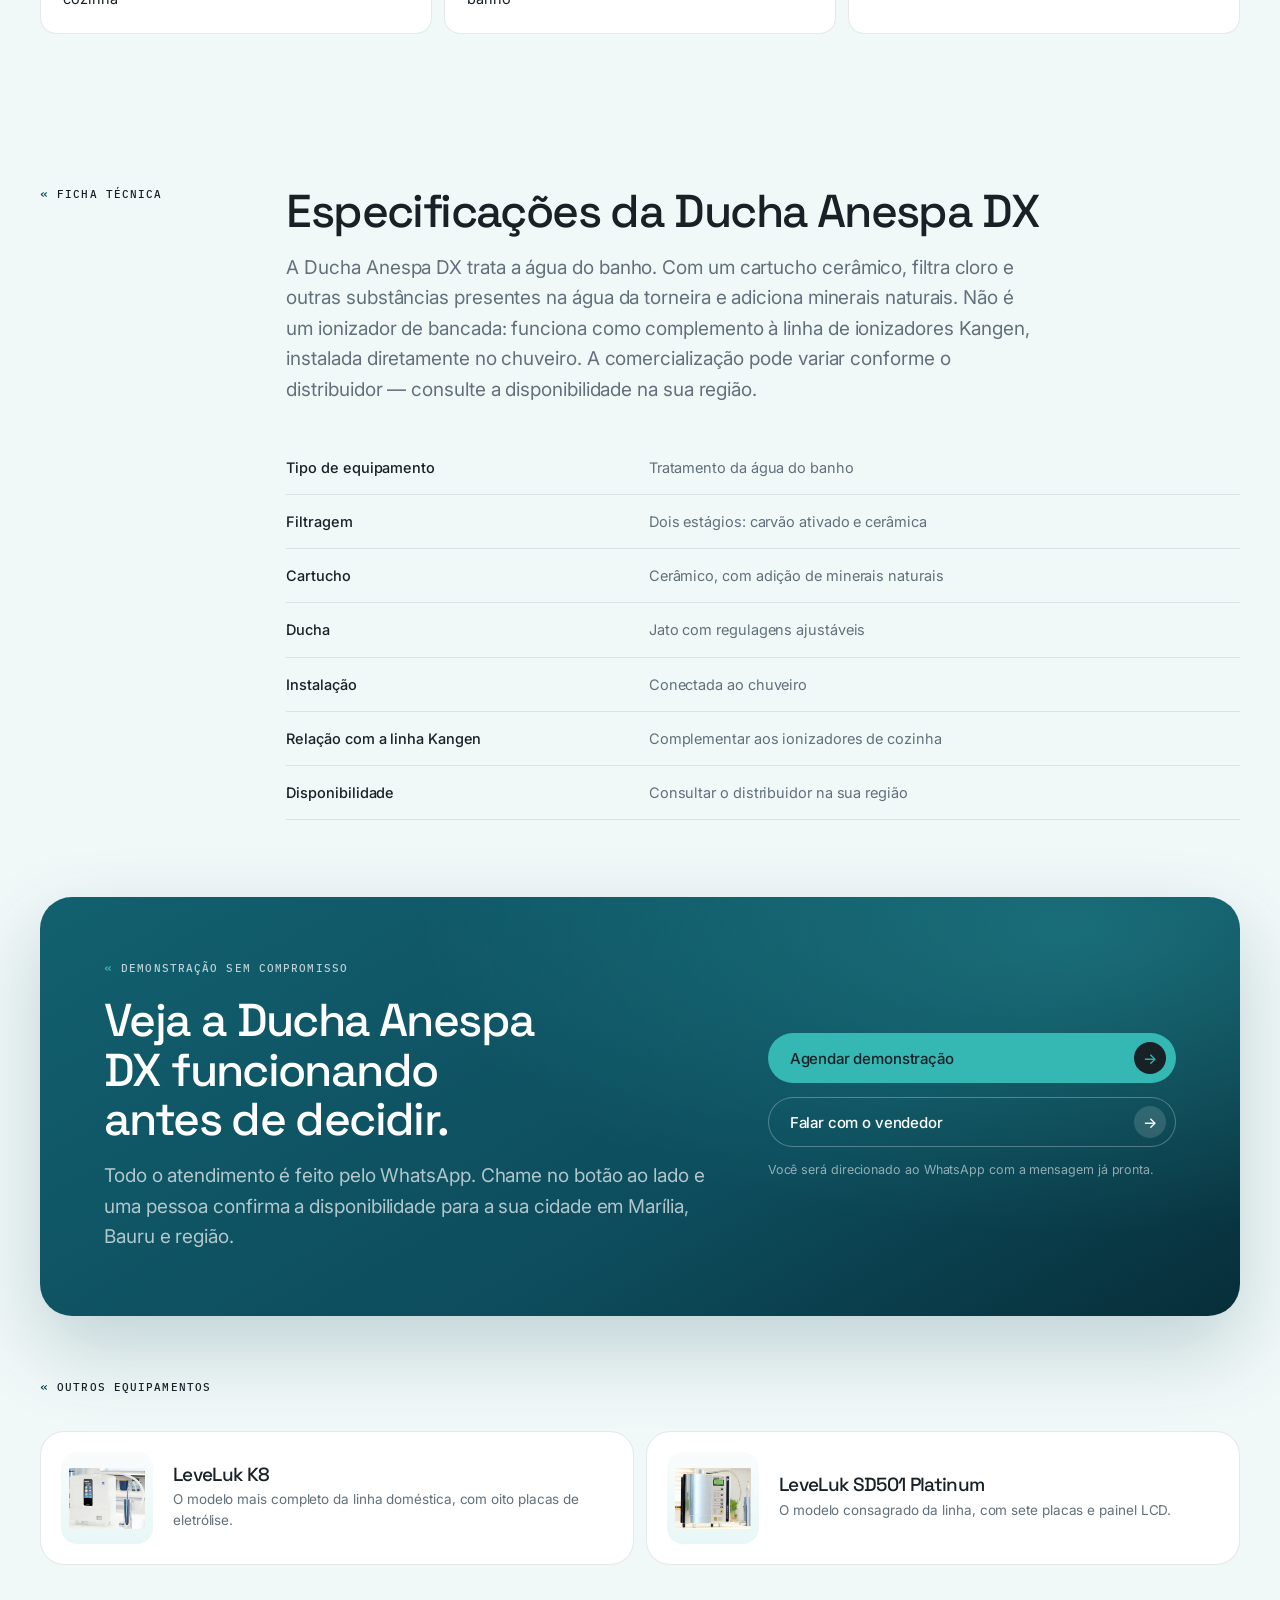
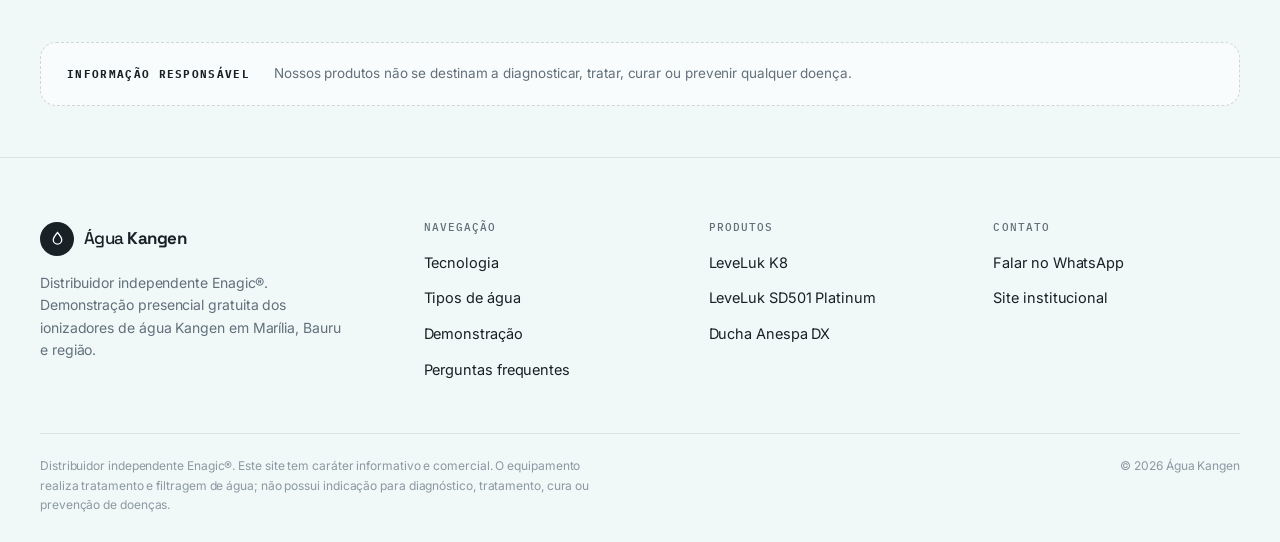
<file: produtos/anespa-dx/index.html>
<!doctype html>
<html lang="pt-BR">
<head>
  <meta charset="utf-8">
  <meta name="viewport" content="width=device-width, initial-scale=1">
  <title>Ducha Anespa DX | Kangen Enagic em Marília e Bauru</title>
  <meta name="description" content="Sistema instalado no chuveiro, com filtragem em dois estágios e cartucho cerâmico mineral. Agende uma demonstração gratuita na sua casa em Marília, Bauru e região.">
  <meta name="robots" content="index,follow,max-image-preview:large">
  <link rel="canonical" href="https://SEU-DOMINIO.com.br/produtos/anespa-dx/">
  <meta name="theme-color" content="#0D4C5C">

  <meta property="og:type" content="product">
  <meta property="og:site_name" content="Água Kangen">
  <meta property="og:locale" content="pt_BR">
  <meta property="og:url" content="https://SEU-DOMINIO.com.br/produtos/anespa-dx/">
  <meta property="og:title" content="Ducha Anespa DX | Kangen Enagic em Marília e Bauru">
  <meta property="og:description" content="Sistema instalado no chuveiro, com filtragem em dois estágios e cartucho cerâmico mineral. Agende uma demonstração gratuita na sua casa em Marília, Bauru e região.">
  <meta property="og:image" content="https://SEU-DOMINIO.com.br/img/Anespa-DX.webp">
  <meta name="twitter:card" content="summary_large_image">
  <meta name="twitter:title" content="Ducha Anespa DX | Kangen Enagic em Marília e Bauru">
  <meta name="twitter:description" content="Sistema instalado no chuveiro, com filtragem em dois estágios e cartucho cerâmico mineral. Agende uma demonstração gratuita na sua casa em Marília, Bauru e região.">
  <meta name="twitter:image" content="https://SEU-DOMINIO.com.br/img/Anespa-DX.webp">

  <link rel="icon" href="../../favicon.svg" type="image/svg+xml">
  <link rel="apple-touch-icon" href="../../img/apple-touch-icon.png">
  <link rel="preload" as="image" href="../../img/Anespa-DX.webp" fetchpriority="high">
  <link rel="preconnect" href="https://fonts.googleapis.com">
  <link rel="preconnect" href="https://fonts.gstatic.com" crossorigin>
  <link href="https://fonts.googleapis.com/css2?family=Inter:wght@400;500;600&family=Space+Grotesk:wght@500;700&family=IBM+Plex+Mono:wght@500;600&display=swap" rel="stylesheet">
  <link rel="stylesheet" href="../../style.css">
  <script type="application/ld+json">
{
  "@context": "https://schema.org",
  "@graph": [
    {
      "@type": "Product",
      "name": "Ducha Anespa DX",
      "description": "Sistema instalado no chuveiro, com filtragem em dois estágios e cartucho cerâmico mineral.",
      "image": [
        "https://SEU-DOMINIO.com.br/img/Anespa-DX.webp"
      ],
      "brand": {
        "@type": "Brand",
        "name": "Enagic"
      },
      "category": "Tratamento para o banho",
      "url": "https://SEU-DOMINIO.com.br/produtos/anespa-dx/",
      "areaServed": [
        "Marília, SP",
        "Bauru, SP",
        "Região de Marília e Bauru"
      ]
    },
    {
      "@type": "BreadcrumbList",
      "itemListElement": [
        {
          "@type": "ListItem",
          "position": 1,
          "name": "Início",
          "item": "https://SEU-DOMINIO.com.br/"
        },
        {
          "@type": "ListItem",
          "position": 2,
          "name": "Produtos",
          "item": "https://SEU-DOMINIO.com.br/#produtos"
        },
        {
          "@type": "ListItem",
          "position": 3,
          "name": "Ducha Anespa DX",
          "item": "https://SEU-DOMINIO.com.br/produtos/anespa-dx/"
        }
      ]
    }
  ]
}
  </script>
</head>
<body>
  <a class="skip-link" href="#conteudo">Pular para o conteúdo</a>

  <header class="site-header">
    <div class="container nav">
      <a class="logo" href="../../" aria-label="Água Kangen, início">
        <span class="logo-mark" aria-hidden="true"><svg viewBox="0 0 24 24"><path d="M12 3.5c3.4 4 6 7.3 6 10.4a6 6 0 0 1-12 0c0-3.1 2.6-6.4 6-10.4Z"/></svg></span>
        <span>Água <strong>Kangen</strong></span>
      </a>
      <button class="mobile-nav-toggle" type="button" aria-expanded="false" aria-controls="main-nav">Menu</button>
      <nav class="desktop-nav" id="main-nav" aria-label="Navegação principal">
        <a href="../../#tecnologia">Tecnologia</a>
        <a href="../../#produtos">Produtos</a>
        <a href="../../#demonstracao">Demonstração</a>
        <a href="../../#perguntas">Perguntas</a>
        <a href="#agendar">Contato</a>
      </nav>
      <a class="header-cta js-whatsapp" href="#agendar" data-event="cta_demo_header" data-produto="Ducha Anespa DX" data-message="Olá! Conheci a Ducha Anespa DX pelo site e gostaria de agendar uma demonstração.">Agendar demonstração <span aria-hidden="true">↗</span></a>
    </div>
    <div class="ph-rule" aria-hidden="true"></div>
  </header>

  <main id="conteudo">
    <nav class="breadcrumb container" aria-label="Você está em">
      <ol>
        <li><a href="../../">Início</a></li>
        <li><a href="../../#produtos">Produtos</a></li>
        <li><span aria-current="page">Ducha Anespa DX</span></li>
      </ol>
    </nav>

    <section class="container product-hero" aria-labelledby="produto-titulo">
      <div>
        <figure class="product-media">
          <img id="gallery-main" src="../../img/Anespa-DX.webp" alt="Ducha Anespa DX, tratamento para o banho Kangen da Enagic" fetchpriority="high" decoding="async">
          <span class="product-tag">Banho</span>
        </figure>
      </div>
      <div class="product-body">
        <p class="product-kicker">Tratamento para o banho · Enagic®</p>
        <h1 id="produto-titulo">Ducha Anespa DX</h1>
        <p class="lead">A mesma atenção com a água, agora no chuveiro. Sistema instalado no chuveiro, com filtragem em dois estágios e cartucho cerâmico mineral.</p>
        <div class="product-actions">
          <a class="button button-primary js-whatsapp" href="#agendar" data-event="cta_demo_product" data-produto="Ducha Anespa DX" data-message="Olá! Conheci a Ducha Anespa DX pelo site e gostaria de agendar uma demonstração.">Agendar demonstração <span aria-hidden="true">→</span></a>
          <a class="button button-ghost js-whatsapp" href="#agendar" data-event="cta_whatsapp_product" data-produto="Ducha Anespa DX" data-message="Olá! Conheci a Ducha Anespa DX pelo site e gostaria de saber mais.">Falar com o vendedor <span aria-hidden="true">→</span></a>
        </div>
      </div>
    </section>

    <section class="section-tight" aria-labelledby="diferenciais-titulo">
      <div class="container">
        <div class="section-head reveal">
          <p class="eyebrow">Diferenciais</p>
          <h2 id="diferenciais-titulo">O tratamento da água do banho, complementar à linha de cozinha.</h2>
        </div>
        <div class="feature-grid">
          <article class="feature-card reveal"><h3>Filtragem em dois estágios</h3><p>Camadas de carvão ativado e cerâmica trabalham juntas antes de a água tocar a pele.</p></article>
          <article class="feature-card reveal"><h3>Cartucho cerâmico mineral</h3><p>Filtra cloro e outras substâncias da água da torneira e adiciona minerais naturais.</p></article>
          <article class="feature-card reveal"><h3>Ducha com massagem</h3><p>Regulagens de jato ajustáveis no próprio chuveiro.</p></article>
          <article class="feature-card reveal"><h3>Instalação no chuveiro</h3><p>Conectada ao ponto do chuveiro, sem relação com a instalação da cozinha.</p></article>
        </div>
      </div>
    </section>

    <section class="section-tight" aria-labelledby="publico-titulo">
      <div class="container">
        <div class="section-head reveal">
          <p class="eyebrow">Para quem faz sentido</p>
          <h2 id="publico-titulo">Um bom ponto de partida se você se identifica com algum destes perfis.</h2>
        </div>
        <ul class="audience">
          <li>Quem já tem ou pretende ter um ionizador de cozinha</li>
          <li>Quem quer estender o tratamento da água para o banho</li>
          <li>Cuidados com pele e cabelo durante o banho</li>
        </ul>
      </div>
    </section>

    <section class="section-tight" aria-labelledby="specs-titulo">
      <div class="container split">
        <p class="eyebrow reveal">Ficha técnica</p>
        <div class="reveal delay-1">
          <h2 id="specs-titulo">Especificações da Ducha Anespa DX</h2>
          <p class="lead">A Ducha Anespa DX trata a água do banho. Com um cartucho cerâmico, filtra cloro e outras substâncias presentes na água da torneira e adiciona minerais naturais. Não é um ionizador de bancada: funciona como complemento à linha de ionizadores Kangen, instalada diretamente no chuveiro. A comercialização pode variar conforme o distribuidor — consulte a disponibilidade na sua região.</p>
          <table class="spec-table">
            <caption class="visually-hidden">Especificações técnicas da Ducha Anespa DX</caption>
            <tbody>
              <tr><th scope="row">Tipo de equipamento</th><td>Tratamento da água do banho</td></tr>
              <tr><th scope="row">Filtragem</th><td>Dois estágios: carvão ativado e cerâmica</td></tr>
              <tr><th scope="row">Cartucho</th><td>Cerâmico, com adição de minerais naturais</td></tr>
              <tr><th scope="row">Ducha</th><td>Jato com regulagens ajustáveis</td></tr>
              <tr><th scope="row">Instalação</th><td>Conectada ao chuveiro</td></tr>
              <tr><th scope="row">Relação com a linha Kangen</th><td>Complementar aos ionizadores de cozinha</td></tr>
              <tr><th scope="row">Disponibilidade</th><td>Consultar o distribuidor na sua região</td></tr>
            </tbody>
          </table>
        </div>
      </div>
    </section>

    <section class="cta-final" id="agendar" aria-labelledby="cta-titulo">
      <div class="container">
        <div class="cta-panel on-dark reveal">
          <div>
            <p class="eyebrow">Demonstração sem compromisso</p>
            <h2 id="cta-titulo">Veja a Ducha Anespa DX funcionando antes de decidir.</h2>
            <p class="lead">Todo o atendimento é feito pelo WhatsApp. Chame no botão ao lado e uma pessoa confirma a disponibilidade para a sua cidade em Marília, Bauru e região.</p>
          </div>
          <div class="cta-actions">
            <a class="button button-primary js-whatsapp" href="#agendar" data-event="cta_demo_final" data-produto="Ducha Anespa DX" data-message="Olá! Conheci a Ducha Anespa DX pelo site e gostaria de agendar uma demonstração.">Agendar demonstração <span aria-hidden="true">→</span></a>
            <a class="button button-ghost js-whatsapp" href="#agendar" data-event="cta_whatsapp_final" data-produto="Ducha Anespa DX" data-message="Olá! Conheci a Ducha Anespa DX pelo site e gostaria de saber mais.">Falar com o vendedor <span aria-hidden="true">→</span></a>
            <small>Você será direcionado ao WhatsApp com a mensagem já pronta.</small>
          </div>
        </div>
      </div>
    </section>

    <section class="section-tight flush-top" aria-labelledby="outros-titulo">
      <div class="container">
        <p class="eyebrow">Outros equipamentos</p>
        <h2 id="outros-titulo" class="visually-hidden">Outros equipamentos</h2>
        <div class="other-products">
          <a class="other-card" href="../leveluk-k8/">
            <img src="../../img/LeveLuk-K8.webp" alt="" width="92" height="92" loading="lazy" decoding="async">
            <div><h3>LeveLuk K8</h3><p>O modelo mais completo da linha doméstica, com oito placas de eletrólise.</p></div>
          </a>
          <a class="other-card" href="../leveluk-sd501-platinum/">
            <img src="../../img/Leveluk-SD501-Platinum.webp" alt="" width="92" height="92" loading="lazy" decoding="async">
            <div><h3>LeveLuk SD501 Platinum</h3><p>O modelo consagrado da linha, com sete placas e painel LCD.</p></div>
          </a>
        </div>
      </div>
    </section>

    <section class="disclaimer-band" aria-label="Aviso">
      <div class="container">
        <strong>Informação responsável</strong>
        <p>Nossos produtos não se destinam a diagnosticar, tratar, curar ou prevenir qualquer doença.</p>
      </div>
    </section>
  </main>

  <footer class="site-footer">
    <div class="container">
      <div class="footer-grid">
        <div class="footer-brand">
          <a class="logo" href="../../">
            <span class="logo-mark" aria-hidden="true"><svg viewBox="0 0 24 24"><path d="M12 3.5c3.4 4 6 7.3 6 10.4a6 6 0 0 1-12 0c0-3.1 2.6-6.4 6-10.4Z"/></svg></span>
            <span>Água <strong>Kangen</strong></span>
          </a>
          <p>Distribuidor independente Enagic®. Demonstração presencial gratuita dos ionizadores de água Kangen em Marília, Bauru e região.</p>
        </div>
        <nav class="footer-col" aria-label="Seções">
          <h2>Navegação</h2>
          <ul>
            <li><a href="../../#tecnologia">Tecnologia</a></li>
            <li><a href="../../#tipos">Tipos de água</a></li>
            <li><a href="../../#demonstracao">Demonstração</a></li>
            <li><a href="../../#perguntas">Perguntas frequentes</a></li>
          </ul>
        </nav>
        <nav class="footer-col" aria-label="Produtos">
          <h2>Produtos</h2>
          <ul>
            <li><a href="../leveluk-k8/">LeveLuk K8</a></li>
            <li><a href="../leveluk-sd501-platinum/">LeveLuk SD501 Platinum</a></li>
            <li><a href="../anespa-dx/">Ducha Anespa DX</a></li>
          </ul>
        </nav>
        <div class="footer-col">
          <h2>Contato</h2>
          <ul>
            <li><a class="cfg-telefone js-whatsapp" href="#agendar" data-event="cta_whatsapp_footer" data-produto="Ducha Anespa DX" data-message="Olá! Conheci a Ducha Anespa DX pelo site e gostaria de saber mais.">Falar no WhatsApp</a></li>
            <li><a href="https://kangensaude.com.br/" target="_blank" rel="noopener">Site institucional</a></li>
          </ul>
        </div>
      </div>
      <div class="footer-bottom">
        <p>Distribuidor independente Enagic®. Este site tem caráter informativo e comercial. O equipamento realiza tratamento e filtragem de água; não possui indicação para diagnóstico, tratamento, cura ou prevenção de doenças.</p>
        <p>© <span class="js-year">2026</span> Água Kangen</p>
      </div>
    </div>
  </footer>

  <a class="whatsapp-float js-whatsapp" href="#agendar" data-event="cta_whatsapp_float" data-produto="Ducha Anespa DX" data-message="Olá! Conheci a Ducha Anespa DX pelo site e gostaria de saber mais." aria-label="Falar pelo WhatsApp">
    <svg viewBox="0 0 24 24" aria-hidden="true"><path d="M20.5 11.7a8.2 8.2 0 0 1-12 7.3L3 21l2-5.3a8.2 8.2 0 1 1 15.5-4Zm-4.8 2.2c-.2-.1-1.4-.7-1.6-.8-.2-.1-.4-.1-.6.1-.2.3-.6.8-.8 1-.1.2-.3.2-.5.1-1.5-.7-2.5-1.8-3.1-3.2-.1-.2 0-.4.1-.5l.4-.5c.1-.2.1-.3 0-.5L9.9 8c-.1-.3-.3-.3-.5-.3h-.5c-.2 0-.5.1-.7.4-.3.3-.9.9-.9 2.2 0 1.3.9 2.5 1.1 2.7.1.2 1.8 2.8 4.4 3.9.6.3 1.1.4 1.5.5.6.2 1.1.1 1.5.1.5-.1 1.4-.6 1.6-1.2.2-.6.2-1.1.1-1.2-.1-.2-.3-.2-.5-.3Z"/></svg>
  </a>

  <div class="mobile-bar">
    <a class="button button-primary js-whatsapp" href="#agendar" data-event="cta_demo_mobilebar" data-produto="Ducha Anespa DX" data-message="Olá! Conheci a Ducha Anespa DX pelo site e gostaria de agendar uma demonstração.">Agendar demonstração <span aria-hidden="true">→</span></a>
  </div>

  <script src="../../script.js" defer></script>
</body>
</html>
</file>
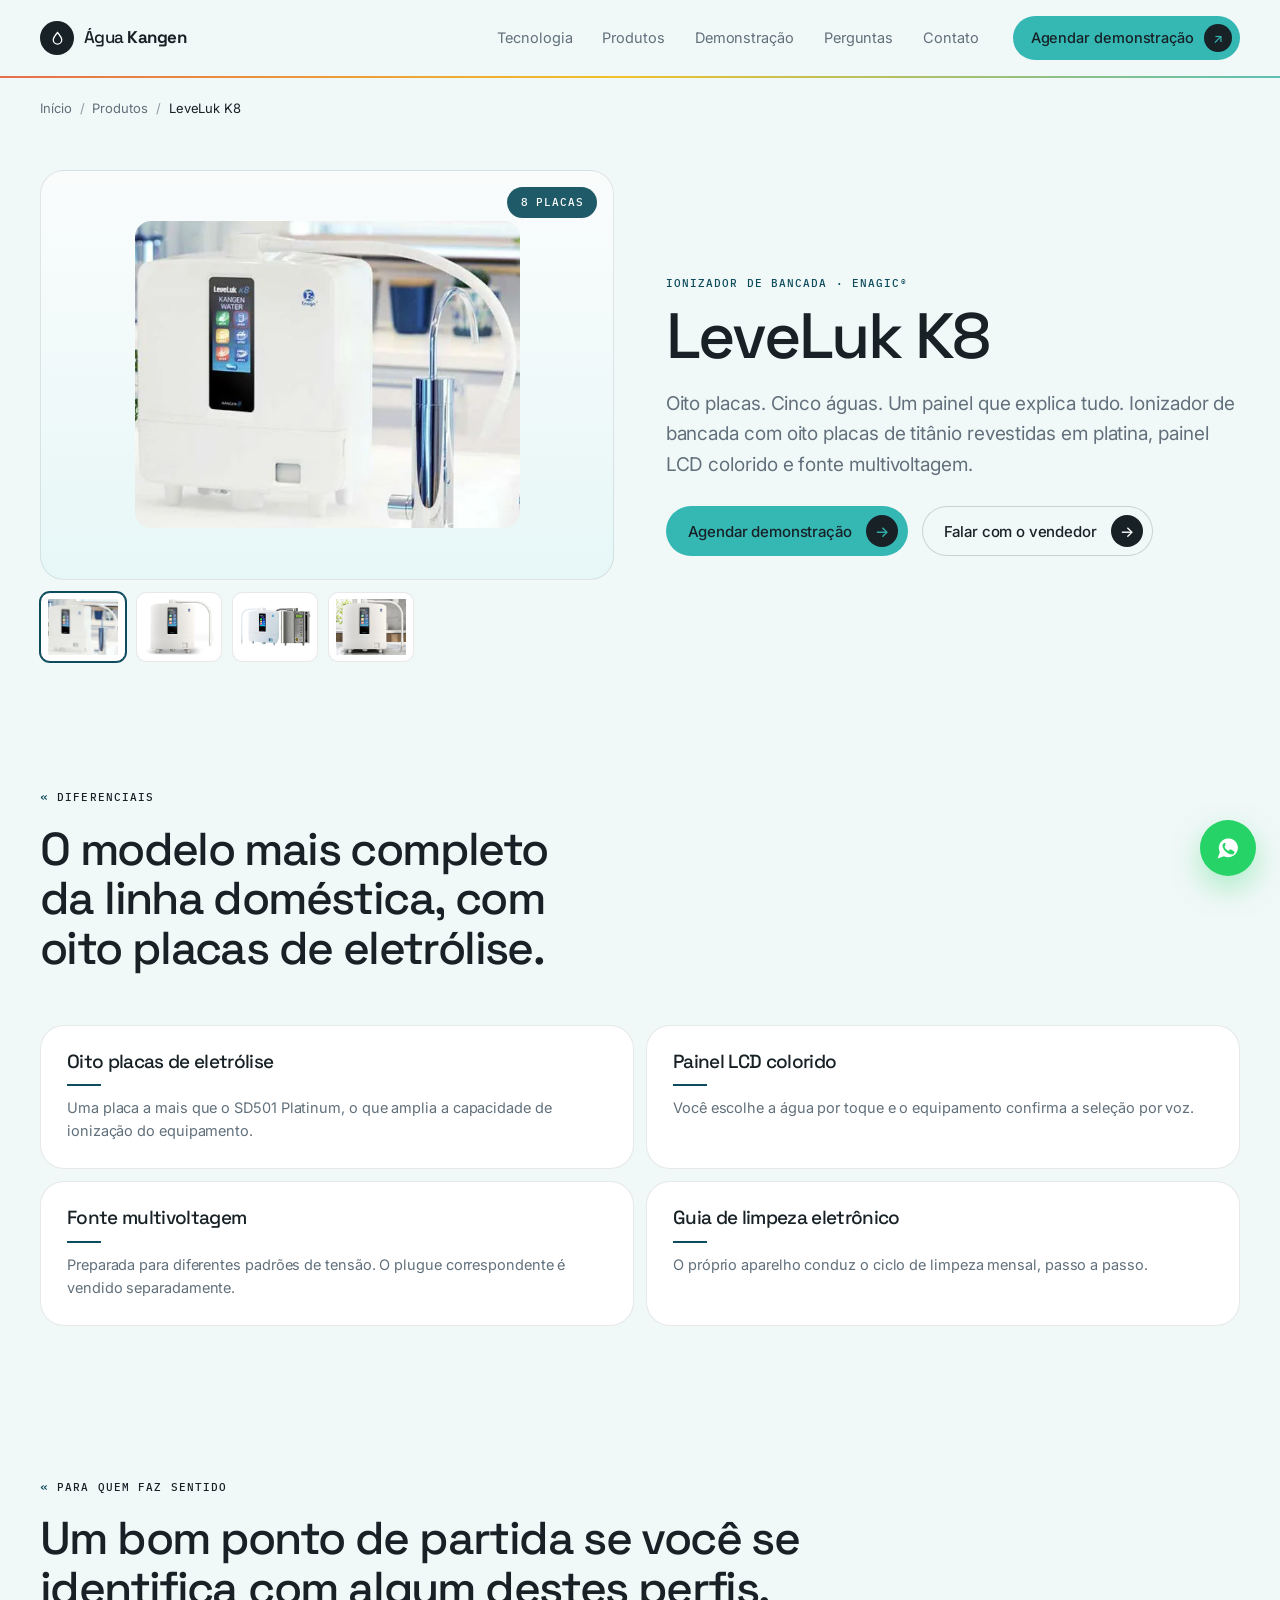
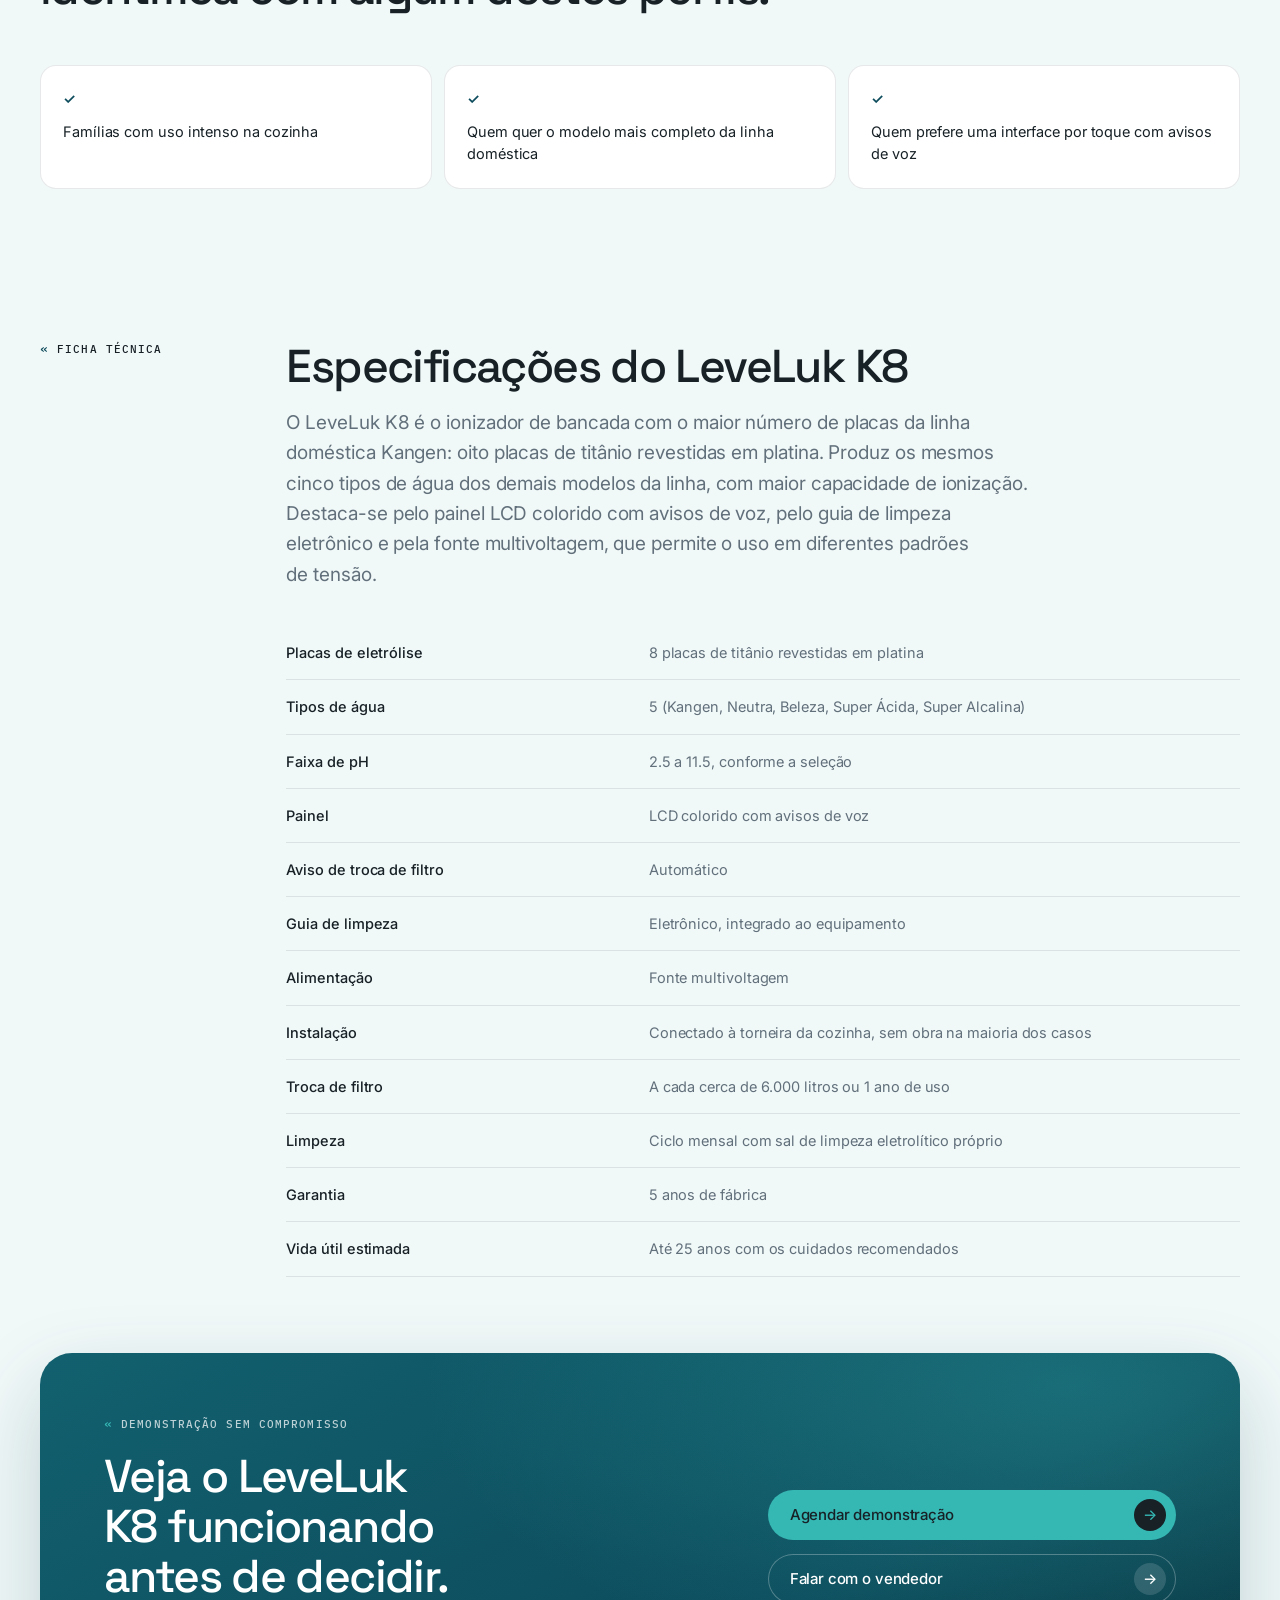
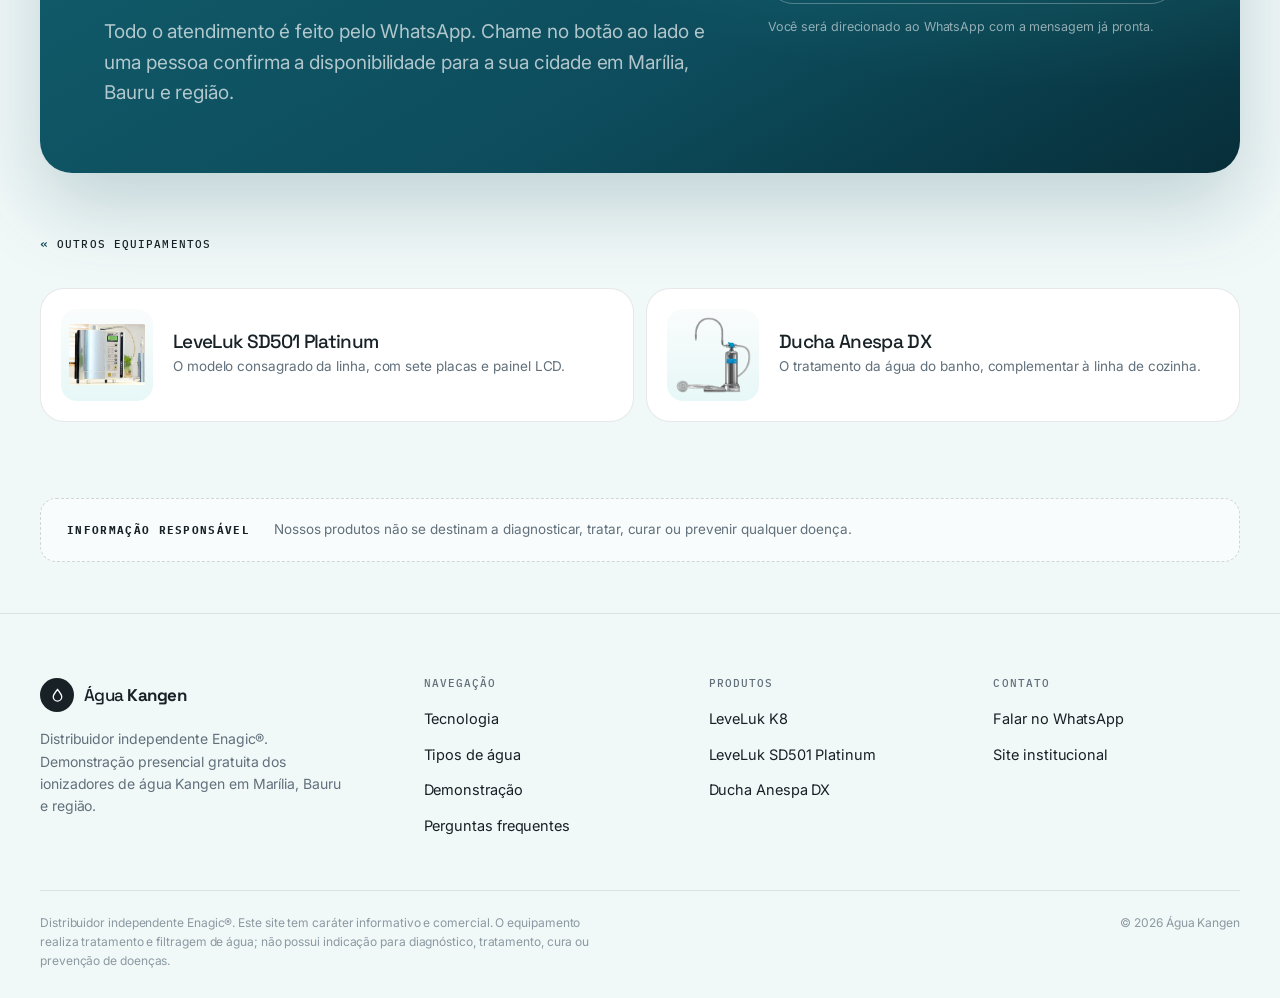
<file: produtos/leveluk-k8/index.html>
<!doctype html>
<html lang="pt-BR">
<head>
  <meta charset="utf-8">
  <meta name="viewport" content="width=device-width, initial-scale=1">
  <title>LeveLuk K8 | Kangen Enagic em Marília e Bauru</title>
  <meta name="description" content="Ionizador de bancada com oito placas de titânio revestidas em platina, painel LCD colorido e fonte multivoltagem. Agende uma demonstração gratuita na sua casa em Marília, Bauru e região.">
  <meta name="robots" content="index,follow,max-image-preview:large">
  <link rel="canonical" href="https://SEU-DOMINIO.com.br/produtos/leveluk-k8/">
  <meta name="theme-color" content="#0D4C5C">

  <meta property="og:type" content="product">
  <meta property="og:site_name" content="Água Kangen">
  <meta property="og:locale" content="pt_BR">
  <meta property="og:url" content="https://SEU-DOMINIO.com.br/produtos/leveluk-k8/">
  <meta property="og:title" content="LeveLuk K8 | Kangen Enagic em Marília e Bauru">
  <meta property="og:description" content="Ionizador de bancada com oito placas de titânio revestidas em platina, painel LCD colorido e fonte multivoltagem. Agende uma demonstração gratuita na sua casa em Marília, Bauru e região.">
  <meta property="og:image" content="https://SEU-DOMINIO.com.br/img/LeveLuk-K8.webp">
  <meta name="twitter:card" content="summary_large_image">
  <meta name="twitter:title" content="LeveLuk K8 | Kangen Enagic em Marília e Bauru">
  <meta name="twitter:description" content="Ionizador de bancada com oito placas de titânio revestidas em platina, painel LCD colorido e fonte multivoltagem. Agende uma demonstração gratuita na sua casa em Marília, Bauru e região.">
  <meta name="twitter:image" content="https://SEU-DOMINIO.com.br/img/LeveLuk-K8.webp">

  <link rel="icon" href="../../favicon.svg" type="image/svg+xml">
  <link rel="apple-touch-icon" href="../../img/apple-touch-icon.png">
  <link rel="preload" as="image" href="../../img/LeveLuk-K8.webp" fetchpriority="high">
  <link rel="preconnect" href="https://fonts.googleapis.com">
  <link rel="preconnect" href="https://fonts.gstatic.com" crossorigin>
  <link href="https://fonts.googleapis.com/css2?family=Inter:wght@400;500;600&family=Space+Grotesk:wght@500;700&family=IBM+Plex+Mono:wght@500;600&display=swap" rel="stylesheet">
  <link rel="stylesheet" href="../../style.css">
  <script type="application/ld+json">
{
  "@context": "https://schema.org",
  "@graph": [
    {
      "@type": "Product",
      "name": "LeveLuk K8",
      "description": "Ionizador de bancada com oito placas de titânio revestidas em platina, painel LCD colorido e fonte multivoltagem.",
      "image": [
        "https://SEU-DOMINIO.com.br/img/LeveLuk-K8.webp",
        "https://SEU-DOMINIO.com.br/img/02-png.webp",
        "https://SEU-DOMINIO.com.br/img/03-png.webp",
        "https://SEU-DOMINIO.com.br/img/img-01.webp"
      ],
      "brand": {
        "@type": "Brand",
        "name": "Enagic"
      },
      "category": "Ionizador de bancada",
      "url": "https://SEU-DOMINIO.com.br/produtos/leveluk-k8/",
      "areaServed": [
        "Marília, SP",
        "Bauru, SP",
        "Região de Marília e Bauru"
      ]
    },
    {
      "@type": "BreadcrumbList",
      "itemListElement": [
        {
          "@type": "ListItem",
          "position": 1,
          "name": "Início",
          "item": "https://SEU-DOMINIO.com.br/"
        },
        {
          "@type": "ListItem",
          "position": 2,
          "name": "Produtos",
          "item": "https://SEU-DOMINIO.com.br/#produtos"
        },
        {
          "@type": "ListItem",
          "position": 3,
          "name": "LeveLuk K8",
          "item": "https://SEU-DOMINIO.com.br/produtos/leveluk-k8/"
        }
      ]
    }
  ]
}
  </script>
</head>
<body>
  <a class="skip-link" href="#conteudo">Pular para o conteúdo</a>

  <header class="site-header">
    <div class="container nav">
      <a class="logo" href="../../" aria-label="Água Kangen, início">
        <span class="logo-mark" aria-hidden="true"><svg viewBox="0 0 24 24"><path d="M12 3.5c3.4 4 6 7.3 6 10.4a6 6 0 0 1-12 0c0-3.1 2.6-6.4 6-10.4Z"/></svg></span>
        <span>Água <strong>Kangen</strong></span>
      </a>
      <button class="mobile-nav-toggle" type="button" aria-expanded="false" aria-controls="main-nav">Menu</button>
      <nav class="desktop-nav" id="main-nav" aria-label="Navegação principal">
        <a href="../../#tecnologia">Tecnologia</a>
        <a href="../../#produtos">Produtos</a>
        <a href="../../#demonstracao">Demonstração</a>
        <a href="../../#perguntas">Perguntas</a>
        <a href="#agendar">Contato</a>
      </nav>
      <a class="header-cta js-whatsapp" href="#agendar" data-event="cta_demo_header" data-produto="LeveLuk K8" data-message="Olá! Conheci o LeveLuk K8 pelo site e gostaria de agendar uma demonstração.">Agendar demonstração <span aria-hidden="true">↗</span></a>
    </div>
    <div class="ph-rule" aria-hidden="true"></div>
  </header>

  <main id="conteudo">
    <nav class="breadcrumb container" aria-label="Você está em">
      <ol>
        <li><a href="../../">Início</a></li>
        <li><a href="../../#produtos">Produtos</a></li>
        <li><span aria-current="page">LeveLuk K8</span></li>
      </ol>
    </nav>

    <section class="container product-hero" aria-labelledby="produto-titulo">
      <div>
        <figure class="product-media">
          <img id="gallery-main" src="../../img/LeveLuk-K8.webp" alt="LeveLuk K8, ionizador de bancada Kangen da Enagic" fetchpriority="high" decoding="async">
          <span class="product-tag">8 placas</span>
        </figure>
          <div class="gallery">
            <button type="button" class="gallery-thumb is-active" data-src="../../img/LeveLuk-K8.webp" aria-label="Ver imagem 1 do LeveLuk K8"><img src="../../img/LeveLuk-K8.webp" alt="" width="84" height="68" loading="lazy" decoding="async"></button>
            <button type="button" class="gallery-thumb" data-src="../../img/02-png.webp" aria-label="Ver imagem 2 do LeveLuk K8"><img src="../../img/02-png.webp" alt="" width="84" height="68" loading="lazy" decoding="async"></button>
            <button type="button" class="gallery-thumb" data-src="../../img/03-png.webp" aria-label="Ver imagem 3 do LeveLuk K8"><img src="../../img/03-png.webp" alt="" width="84" height="68" loading="lazy" decoding="async"></button>
            <button type="button" class="gallery-thumb" data-src="../../img/img-01.webp" aria-label="Ver imagem 4 do LeveLuk K8"><img src="../../img/img-01.webp" alt="" width="84" height="68" loading="lazy" decoding="async"></button>
          </div>
      </div>
      <div class="product-body">
        <p class="product-kicker">Ionizador de bancada · Enagic®</p>
        <h1 id="produto-titulo">LeveLuk K8</h1>
        <p class="lead">Oito placas. Cinco águas. Um painel que explica tudo. Ionizador de bancada com oito placas de titânio revestidas em platina, painel LCD colorido e fonte multivoltagem.</p>
        <div class="product-actions">
          <a class="button button-primary js-whatsapp" href="#agendar" data-event="cta_demo_product" data-produto="LeveLuk K8" data-message="Olá! Conheci o LeveLuk K8 pelo site e gostaria de agendar uma demonstração.">Agendar demonstração <span aria-hidden="true">→</span></a>
          <a class="button button-ghost js-whatsapp" href="#agendar" data-event="cta_whatsapp_product" data-produto="LeveLuk K8" data-message="Olá! Conheci o LeveLuk K8 pelo site e gostaria de saber mais.">Falar com o vendedor <span aria-hidden="true">→</span></a>
        </div>
      </div>
    </section>

    <section class="section-tight" aria-labelledby="diferenciais-titulo">
      <div class="container">
        <div class="section-head reveal">
          <p class="eyebrow">Diferenciais</p>
          <h2 id="diferenciais-titulo">O modelo mais completo da linha doméstica, com oito placas de eletrólise.</h2>
        </div>
        <div class="feature-grid">
          <article class="feature-card reveal"><h3>Oito placas de eletrólise</h3><p>Uma placa a mais que o SD501 Platinum, o que amplia a capacidade de ionização do equipamento.</p></article>
          <article class="feature-card reveal"><h3>Painel LCD colorido</h3><p>Você escolhe a água por toque e o equipamento confirma a seleção por voz.</p></article>
          <article class="feature-card reveal"><h3>Fonte multivoltagem</h3><p>Preparada para diferentes padrões de tensão. O plugue correspondente é vendido separadamente.</p></article>
          <article class="feature-card reveal"><h3>Guia de limpeza eletrônico</h3><p>O próprio aparelho conduz o ciclo de limpeza mensal, passo a passo.</p></article>
        </div>
      </div>
    </section>

    <section class="section-tight" aria-labelledby="publico-titulo">
      <div class="container">
        <div class="section-head reveal">
          <p class="eyebrow">Para quem faz sentido</p>
          <h2 id="publico-titulo">Um bom ponto de partida se você se identifica com algum destes perfis.</h2>
        </div>
        <ul class="audience">
          <li>Famílias com uso intenso na cozinha</li>
          <li>Quem quer o modelo mais completo da linha doméstica</li>
          <li>Quem prefere uma interface por toque com avisos de voz</li>
        </ul>
      </div>
    </section>

    <section class="section-tight" aria-labelledby="specs-titulo">
      <div class="container split">
        <p class="eyebrow reveal">Ficha técnica</p>
        <div class="reveal delay-1">
          <h2 id="specs-titulo">Especificações do LeveLuk K8</h2>
          <p class="lead">O LeveLuk K8 é o ionizador de bancada com o maior número de placas da linha doméstica Kangen: oito placas de titânio revestidas em platina. Produz os mesmos cinco tipos de água dos demais modelos da linha, com maior capacidade de ionização. Destaca-se pelo painel LCD colorido com avisos de voz, pelo guia de limpeza eletrônico e pela fonte multivoltagem, que permite o uso em diferentes padrões de tensão.</p>
          <table class="spec-table">
            <caption class="visually-hidden">Especificações técnicas do LeveLuk K8</caption>
            <tbody>
              <tr><th scope="row">Placas de eletrólise</th><td>8 placas de titânio revestidas em platina</td></tr>
              <tr><th scope="row">Tipos de água</th><td>5 (Kangen, Neutra, Beleza, Super Ácida, Super Alcalina)</td></tr>
              <tr><th scope="row">Faixa de pH</th><td>2.5 a 11.5, conforme a seleção</td></tr>
              <tr><th scope="row">Painel</th><td>LCD colorido com avisos de voz</td></tr>
              <tr><th scope="row">Aviso de troca de filtro</th><td>Automático</td></tr>
              <tr><th scope="row">Guia de limpeza</th><td>Eletrônico, integrado ao equipamento</td></tr>
              <tr><th scope="row">Alimentação</th><td>Fonte multivoltagem</td></tr>
              <tr><th scope="row">Instalação</th><td>Conectado à torneira da cozinha, sem obra na maioria dos casos</td></tr>
              <tr><th scope="row">Troca de filtro</th><td>A cada cerca de 6.000 litros ou 1 ano de uso</td></tr>
              <tr><th scope="row">Limpeza</th><td>Ciclo mensal com sal de limpeza eletrolítico próprio</td></tr>
              <tr><th scope="row">Garantia</th><td>5 anos de fábrica</td></tr>
              <tr><th scope="row">Vida útil estimada</th><td>Até 25 anos com os cuidados recomendados</td></tr>
            </tbody>
          </table>
        </div>
      </div>
    </section>

    <section class="cta-final" id="agendar" aria-labelledby="cta-titulo">
      <div class="container">
        <div class="cta-panel on-dark reveal">
          <div>
            <p class="eyebrow">Demonstração sem compromisso</p>
            <h2 id="cta-titulo">Veja o LeveLuk K8 funcionando antes de decidir.</h2>
            <p class="lead">Todo o atendimento é feito pelo WhatsApp. Chame no botão ao lado e uma pessoa confirma a disponibilidade para a sua cidade em Marília, Bauru e região.</p>
          </div>
          <div class="cta-actions">
            <a class="button button-primary js-whatsapp" href="#agendar" data-event="cta_demo_final" data-produto="LeveLuk K8" data-message="Olá! Conheci o LeveLuk K8 pelo site e gostaria de agendar uma demonstração.">Agendar demonstração <span aria-hidden="true">→</span></a>
            <a class="button button-ghost js-whatsapp" href="#agendar" data-event="cta_whatsapp_final" data-produto="LeveLuk K8" data-message="Olá! Conheci o LeveLuk K8 pelo site e gostaria de saber mais.">Falar com o vendedor <span aria-hidden="true">→</span></a>
            <small>Você será direcionado ao WhatsApp com a mensagem já pronta.</small>
          </div>
        </div>
      </div>
    </section>

    <section class="section-tight flush-top" aria-labelledby="outros-titulo">
      <div class="container">
        <p class="eyebrow">Outros equipamentos</p>
        <h2 id="outros-titulo" class="visually-hidden">Outros equipamentos</h2>
        <div class="other-products">
          <a class="other-card" href="../leveluk-sd501-platinum/">
            <img src="../../img/Leveluk-SD501-Platinum.webp" alt="" width="92" height="92" loading="lazy" decoding="async">
            <div><h3>LeveLuk SD501 Platinum</h3><p>O modelo consagrado da linha, com sete placas e painel LCD.</p></div>
          </a>
          <a class="other-card" href="../anespa-dx/">
            <img src="../../img/Anespa-DX.webp" alt="" width="92" height="92" loading="lazy" decoding="async">
            <div><h3>Ducha Anespa DX</h3><p>O tratamento da água do banho, complementar à linha de cozinha.</p></div>
          </a>
        </div>
      </div>
    </section>

    <section class="disclaimer-band" aria-label="Aviso">
      <div class="container">
        <strong>Informação responsável</strong>
        <p>Nossos produtos não se destinam a diagnosticar, tratar, curar ou prevenir qualquer doença.</p>
      </div>
    </section>
  </main>

  <footer class="site-footer">
    <div class="container">
      <div class="footer-grid">
        <div class="footer-brand">
          <a class="logo" href="../../">
            <span class="logo-mark" aria-hidden="true"><svg viewBox="0 0 24 24"><path d="M12 3.5c3.4 4 6 7.3 6 10.4a6 6 0 0 1-12 0c0-3.1 2.6-6.4 6-10.4Z"/></svg></span>
            <span>Água <strong>Kangen</strong></span>
          </a>
          <p>Distribuidor independente Enagic®. Demonstração presencial gratuita dos ionizadores de água Kangen em Marília, Bauru e região.</p>
        </div>
        <nav class="footer-col" aria-label="Seções">
          <h2>Navegação</h2>
          <ul>
            <li><a href="../../#tecnologia">Tecnologia</a></li>
            <li><a href="../../#tipos">Tipos de água</a></li>
            <li><a href="../../#demonstracao">Demonstração</a></li>
            <li><a href="../../#perguntas">Perguntas frequentes</a></li>
          </ul>
        </nav>
        <nav class="footer-col" aria-label="Produtos">
          <h2>Produtos</h2>
          <ul>
            <li><a href="../leveluk-k8/">LeveLuk K8</a></li>
            <li><a href="../leveluk-sd501-platinum/">LeveLuk SD501 Platinum</a></li>
            <li><a href="../anespa-dx/">Ducha Anespa DX</a></li>
          </ul>
        </nav>
        <div class="footer-col">
          <h2>Contato</h2>
          <ul>
            <li><a class="cfg-telefone js-whatsapp" href="#agendar" data-event="cta_whatsapp_footer" data-produto="LeveLuk K8" data-message="Olá! Conheci o LeveLuk K8 pelo site e gostaria de saber mais.">Falar no WhatsApp</a></li>
            <li><a href="https://kangensaude.com.br/" target="_blank" rel="noopener">Site institucional</a></li>
          </ul>
        </div>
      </div>
      <div class="footer-bottom">
        <p>Distribuidor independente Enagic®. Este site tem caráter informativo e comercial. O equipamento realiza tratamento e filtragem de água; não possui indicação para diagnóstico, tratamento, cura ou prevenção de doenças.</p>
        <p>© <span class="js-year">2026</span> Água Kangen</p>
      </div>
    </div>
  </footer>

  <a class="whatsapp-float js-whatsapp" href="#agendar" data-event="cta_whatsapp_float" data-produto="LeveLuk K8" data-message="Olá! Conheci o LeveLuk K8 pelo site e gostaria de saber mais." aria-label="Falar pelo WhatsApp">
    <svg viewBox="0 0 24 24" aria-hidden="true"><path d="M20.5 11.7a8.2 8.2 0 0 1-12 7.3L3 21l2-5.3a8.2 8.2 0 1 1 15.5-4Zm-4.8 2.2c-.2-.1-1.4-.7-1.6-.8-.2-.1-.4-.1-.6.1-.2.3-.6.8-.8 1-.1.2-.3.2-.5.1-1.5-.7-2.5-1.8-3.1-3.2-.1-.2 0-.4.1-.5l.4-.5c.1-.2.1-.3 0-.5L9.9 8c-.1-.3-.3-.3-.5-.3h-.5c-.2 0-.5.1-.7.4-.3.3-.9.9-.9 2.2 0 1.3.9 2.5 1.1 2.7.1.2 1.8 2.8 4.4 3.9.6.3 1.1.4 1.5.5.6.2 1.1.1 1.5.1.5-.1 1.4-.6 1.6-1.2.2-.6.2-1.1.1-1.2-.1-.2-.3-.2-.5-.3Z"/></svg>
  </a>

  <div class="mobile-bar">
    <a class="button button-primary js-whatsapp" href="#agendar" data-event="cta_demo_mobilebar" data-produto="LeveLuk K8" data-message="Olá! Conheci o LeveLuk K8 pelo site e gostaria de agendar uma demonstração.">Agendar demonstração <span aria-hidden="true">→</span></a>
  </div>

  <script src="../../script.js" defer></script>
</body>
</html>
</file>
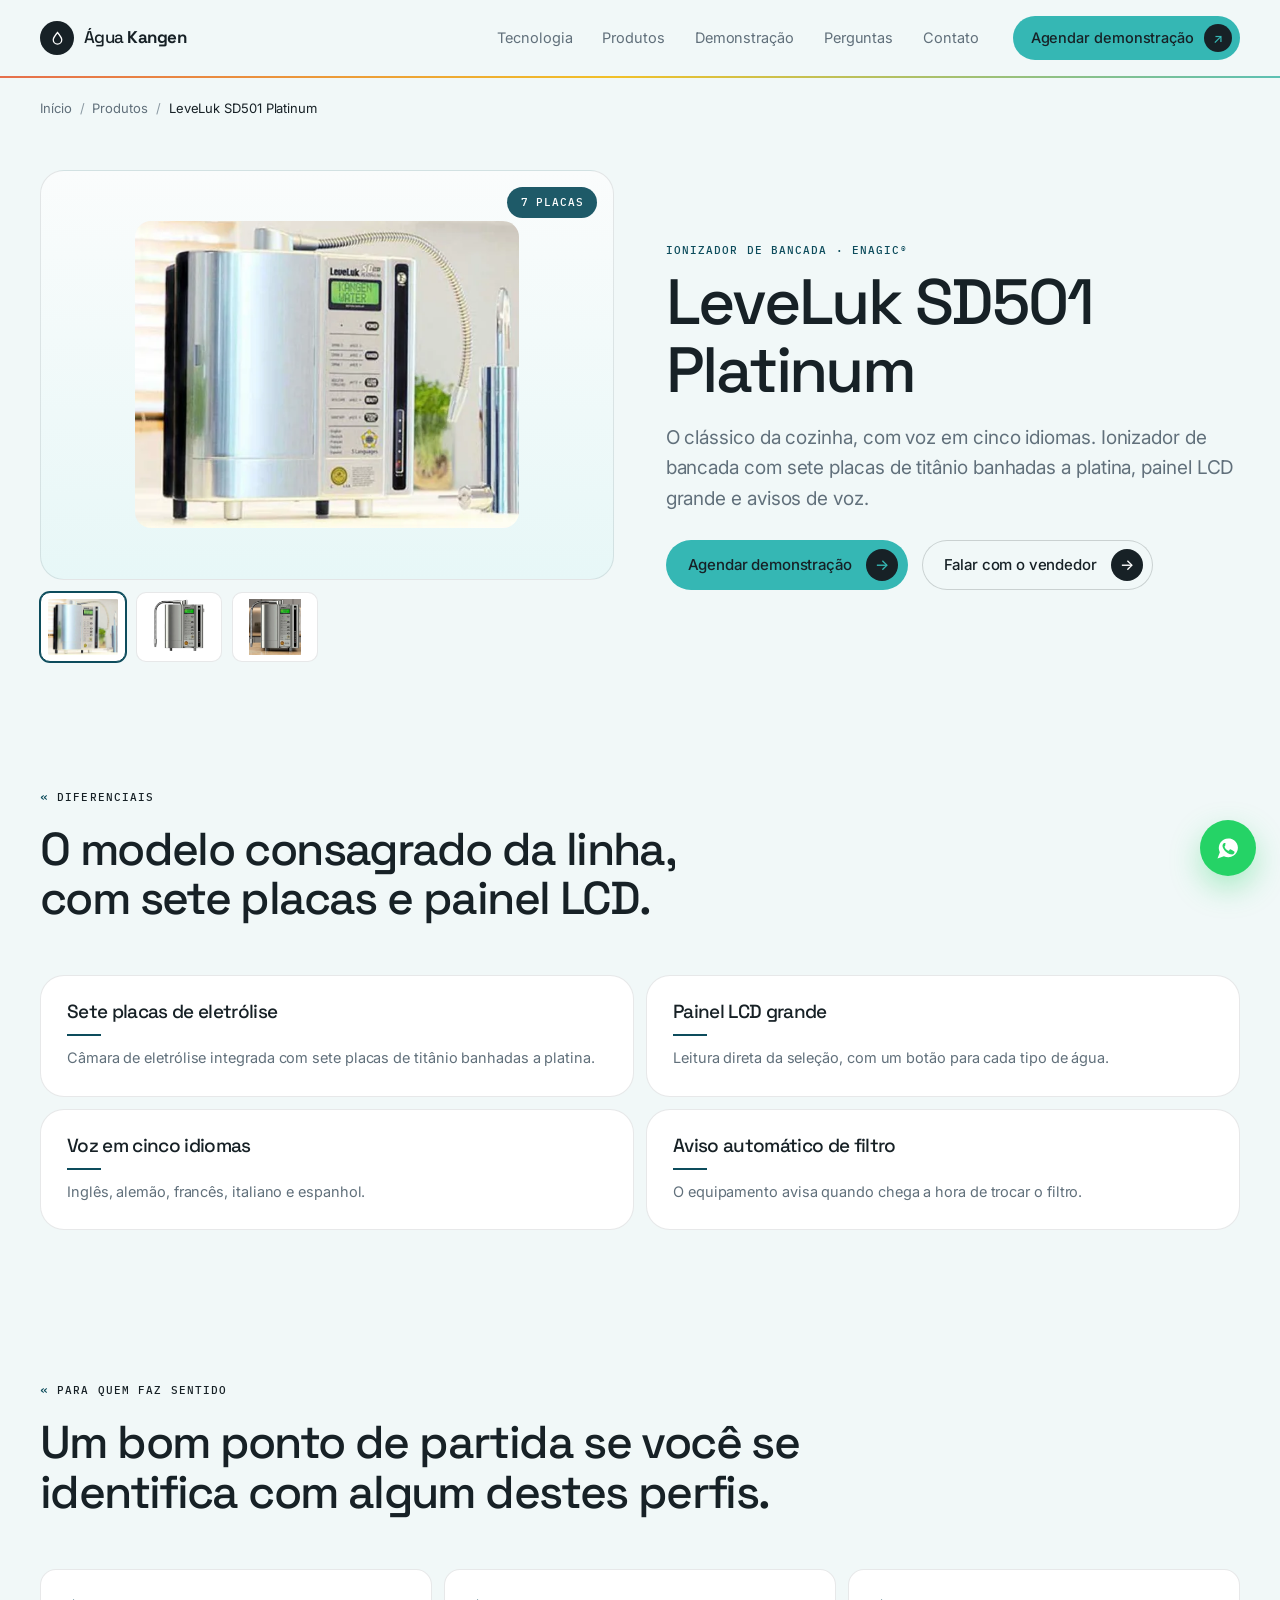
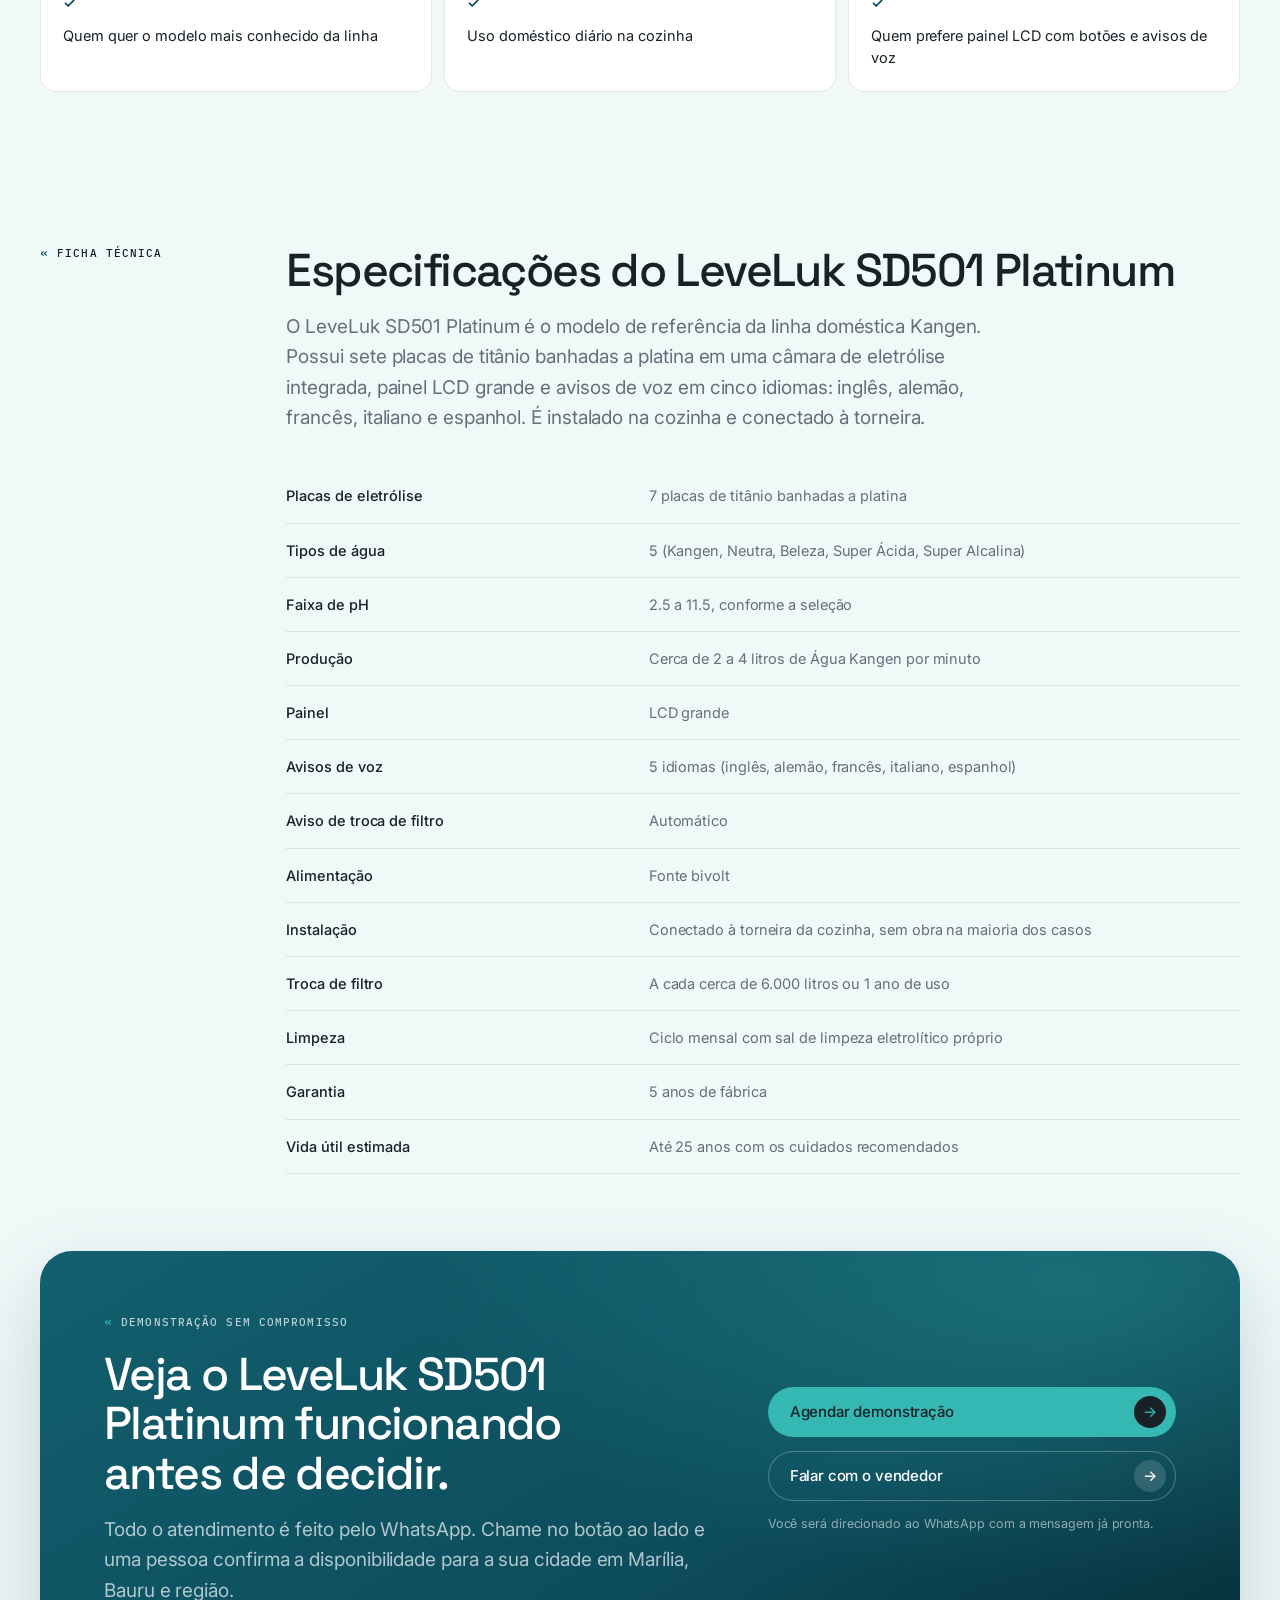
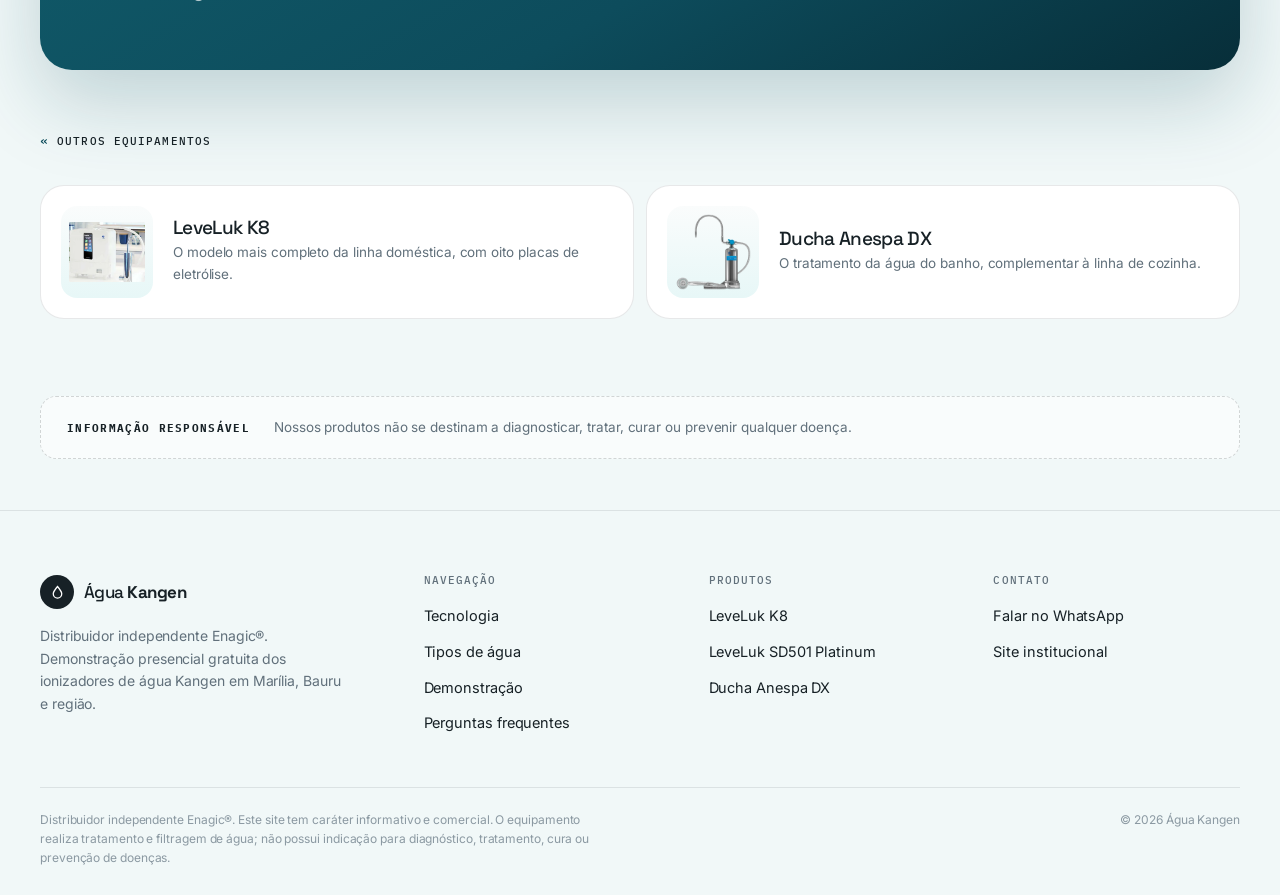
<file: produtos/leveluk-sd501-platinum/index.html>
<!doctype html>
<html lang="pt-BR">
<head>
  <meta charset="utf-8">
  <meta name="viewport" content="width=device-width, initial-scale=1">
  <title>LeveLuk SD501 Platinum | Kangen Enagic em Marília e Bauru</title>
  <meta name="description" content="Ionizador de bancada com sete placas de titânio banhadas a platina, painel LCD grande e avisos de voz. Agende uma demonstração gratuita na sua casa em Marília, Bauru e região.">
  <meta name="robots" content="index,follow,max-image-preview:large">
  <link rel="canonical" href="https://SEU-DOMINIO.com.br/produtos/leveluk-sd501-platinum/">
  <meta name="theme-color" content="#0D4C5C">

  <meta property="og:type" content="product">
  <meta property="og:site_name" content="Água Kangen">
  <meta property="og:locale" content="pt_BR">
  <meta property="og:url" content="https://SEU-DOMINIO.com.br/produtos/leveluk-sd501-platinum/">
  <meta property="og:title" content="LeveLuk SD501 Platinum | Kangen Enagic em Marília e Bauru">
  <meta property="og:description" content="Ionizador de bancada com sete placas de titânio banhadas a platina, painel LCD grande e avisos de voz. Agende uma demonstração gratuita na sua casa em Marília, Bauru e região.">
  <meta property="og:image" content="https://SEU-DOMINIO.com.br/img/Leveluk-SD501-Platinum.webp">
  <meta name="twitter:card" content="summary_large_image">
  <meta name="twitter:title" content="LeveLuk SD501 Platinum | Kangen Enagic em Marília e Bauru">
  <meta name="twitter:description" content="Ionizador de bancada com sete placas de titânio banhadas a platina, painel LCD grande e avisos de voz. Agende uma demonstração gratuita na sua casa em Marília, Bauru e região.">
  <meta name="twitter:image" content="https://SEU-DOMINIO.com.br/img/Leveluk-SD501-Platinum.webp">

  <link rel="icon" href="../../favicon.svg" type="image/svg+xml">
  <link rel="apple-touch-icon" href="../../img/apple-touch-icon.png">
  <link rel="preload" as="image" href="../../img/Leveluk-SD501-Platinum.webp" fetchpriority="high">
  <link rel="preconnect" href="https://fonts.googleapis.com">
  <link rel="preconnect" href="https://fonts.gstatic.com" crossorigin>
  <link href="https://fonts.googleapis.com/css2?family=Inter:wght@400;500;600&family=Space+Grotesk:wght@500;700&family=IBM+Plex+Mono:wght@500;600&display=swap" rel="stylesheet">
  <link rel="stylesheet" href="../../style.css">
  <script type="application/ld+json">
{
  "@context": "https://schema.org",
  "@graph": [
    {
      "@type": "Product",
      "name": "LeveLuk SD501 Platinum",
      "description": "Ionizador de bancada com sete placas de titânio banhadas a platina, painel LCD grande e avisos de voz.",
      "image": [
        "https://SEU-DOMINIO.com.br/img/Leveluk-SD501-Platinum.webp",
        "https://SEU-DOMINIO.com.br/img/01-png.webp",
        "https://SEU-DOMINIO.com.br/img/Agua-Kangen-LEVELUK-SD501-PLATINUM-1.webp"
      ],
      "brand": {
        "@type": "Brand",
        "name": "Enagic"
      },
      "category": "Ionizador de bancada",
      "url": "https://SEU-DOMINIO.com.br/produtos/leveluk-sd501-platinum/",
      "areaServed": [
        "Marília, SP",
        "Bauru, SP",
        "Região de Marília e Bauru"
      ]
    },
    {
      "@type": "BreadcrumbList",
      "itemListElement": [
        {
          "@type": "ListItem",
          "position": 1,
          "name": "Início",
          "item": "https://SEU-DOMINIO.com.br/"
        },
        {
          "@type": "ListItem",
          "position": 2,
          "name": "Produtos",
          "item": "https://SEU-DOMINIO.com.br/#produtos"
        },
        {
          "@type": "ListItem",
          "position": 3,
          "name": "LeveLuk SD501 Platinum",
          "item": "https://SEU-DOMINIO.com.br/produtos/leveluk-sd501-platinum/"
        }
      ]
    }
  ]
}
  </script>
</head>
<body>
  <a class="skip-link" href="#conteudo">Pular para o conteúdo</a>

  <header class="site-header">
    <div class="container nav">
      <a class="logo" href="../../" aria-label="Água Kangen, início">
        <span class="logo-mark" aria-hidden="true"><svg viewBox="0 0 24 24"><path d="M12 3.5c3.4 4 6 7.3 6 10.4a6 6 0 0 1-12 0c0-3.1 2.6-6.4 6-10.4Z"/></svg></span>
        <span>Água <strong>Kangen</strong></span>
      </a>
      <button class="mobile-nav-toggle" type="button" aria-expanded="false" aria-controls="main-nav">Menu</button>
      <nav class="desktop-nav" id="main-nav" aria-label="Navegação principal">
        <a href="../../#tecnologia">Tecnologia</a>
        <a href="../../#produtos">Produtos</a>
        <a href="../../#demonstracao">Demonstração</a>
        <a href="../../#perguntas">Perguntas</a>
        <a href="#agendar">Contato</a>
      </nav>
      <a class="header-cta js-whatsapp" href="#agendar" data-event="cta_demo_header" data-produto="LeveLuk SD501 Platinum" data-message="Olá! Conheci o LeveLuk SD501 Platinum pelo site e gostaria de agendar uma demonstração.">Agendar demonstração <span aria-hidden="true">↗</span></a>
    </div>
    <div class="ph-rule" aria-hidden="true"></div>
  </header>

  <main id="conteudo">
    <nav class="breadcrumb container" aria-label="Você está em">
      <ol>
        <li><a href="../../">Início</a></li>
        <li><a href="../../#produtos">Produtos</a></li>
        <li><span aria-current="page">LeveLuk SD501 Platinum</span></li>
      </ol>
    </nav>

    <section class="container product-hero" aria-labelledby="produto-titulo">
      <div>
        <figure class="product-media">
          <img id="gallery-main" src="../../img/Leveluk-SD501-Platinum.webp" alt="LeveLuk SD501 Platinum, ionizador de bancada Kangen da Enagic" fetchpriority="high" decoding="async">
          <span class="product-tag">7 placas</span>
        </figure>
          <div class="gallery">
            <button type="button" class="gallery-thumb is-active" data-src="../../img/Leveluk-SD501-Platinum.webp" aria-label="Ver imagem 1 do LeveLuk SD501 Platinum"><img src="../../img/Leveluk-SD501-Platinum.webp" alt="" width="84" height="68" loading="lazy" decoding="async"></button>
            <button type="button" class="gallery-thumb" data-src="../../img/01-png.webp" aria-label="Ver imagem 2 do LeveLuk SD501 Platinum"><img src="../../img/01-png.webp" alt="" width="84" height="68" loading="lazy" decoding="async"></button>
            <button type="button" class="gallery-thumb" data-src="../../img/Agua-Kangen-LEVELUK-SD501-PLATINUM-1.webp" aria-label="Ver imagem 3 do LeveLuk SD501 Platinum"><img src="../../img/Agua-Kangen-LEVELUK-SD501-PLATINUM-1.webp" alt="" width="84" height="68" loading="lazy" decoding="async"></button>
          </div>
      </div>
      <div class="product-body">
        <p class="product-kicker">Ionizador de bancada · Enagic®</p>
        <h1 id="produto-titulo">LeveLuk SD501 Platinum</h1>
        <p class="lead">O clássico da cozinha, com voz em cinco idiomas. Ionizador de bancada com sete placas de titânio banhadas a platina, painel LCD grande e avisos de voz.</p>
        <div class="product-actions">
          <a class="button button-primary js-whatsapp" href="#agendar" data-event="cta_demo_product" data-produto="LeveLuk SD501 Platinum" data-message="Olá! Conheci o LeveLuk SD501 Platinum pelo site e gostaria de agendar uma demonstração.">Agendar demonstração <span aria-hidden="true">→</span></a>
          <a class="button button-ghost js-whatsapp" href="#agendar" data-event="cta_whatsapp_product" data-produto="LeveLuk SD501 Platinum" data-message="Olá! Conheci o LeveLuk SD501 Platinum pelo site e gostaria de saber mais.">Falar com o vendedor <span aria-hidden="true">→</span></a>
        </div>
      </div>
    </section>

    <section class="section-tight" aria-labelledby="diferenciais-titulo">
      <div class="container">
        <div class="section-head reveal">
          <p class="eyebrow">Diferenciais</p>
          <h2 id="diferenciais-titulo">O modelo consagrado da linha, com sete placas e painel LCD.</h2>
        </div>
        <div class="feature-grid">
          <article class="feature-card reveal"><h3>Sete placas de eletrólise</h3><p>Câmara de eletrólise integrada com sete placas de titânio banhadas a platina.</p></article>
          <article class="feature-card reveal"><h3>Painel LCD grande</h3><p>Leitura direta da seleção, com um botão para cada tipo de água.</p></article>
          <article class="feature-card reveal"><h3>Voz em cinco idiomas</h3><p>Inglês, alemão, francês, italiano e espanhol.</p></article>
          <article class="feature-card reveal"><h3>Aviso automático de filtro</h3><p>O equipamento avisa quando chega a hora de trocar o filtro.</p></article>
        </div>
      </div>
    </section>

    <section class="section-tight" aria-labelledby="publico-titulo">
      <div class="container">
        <div class="section-head reveal">
          <p class="eyebrow">Para quem faz sentido</p>
          <h2 id="publico-titulo">Um bom ponto de partida se você se identifica com algum destes perfis.</h2>
        </div>
        <ul class="audience">
          <li>Quem quer o modelo mais conhecido da linha</li>
          <li>Uso doméstico diário na cozinha</li>
          <li>Quem prefere painel LCD com botões e avisos de voz</li>
        </ul>
      </div>
    </section>

    <section class="section-tight" aria-labelledby="specs-titulo">
      <div class="container split">
        <p class="eyebrow reveal">Ficha técnica</p>
        <div class="reveal delay-1">
          <h2 id="specs-titulo">Especificações do LeveLuk SD501 Platinum</h2>
          <p class="lead">O LeveLuk SD501 Platinum é o modelo de referência da linha doméstica Kangen. Possui sete placas de titânio banhadas a platina em uma câmara de eletrólise integrada, painel LCD grande e avisos de voz em cinco idiomas: inglês, alemão, francês, italiano e espanhol. É instalado na cozinha e conectado à torneira.</p>
          <table class="spec-table">
            <caption class="visually-hidden">Especificações técnicas do LeveLuk SD501 Platinum</caption>
            <tbody>
              <tr><th scope="row">Placas de eletrólise</th><td>7 placas de titânio banhadas a platina</td></tr>
              <tr><th scope="row">Tipos de água</th><td>5 (Kangen, Neutra, Beleza, Super Ácida, Super Alcalina)</td></tr>
              <tr><th scope="row">Faixa de pH</th><td>2.5 a 11.5, conforme a seleção</td></tr>
              <tr><th scope="row">Produção</th><td>Cerca de 2 a 4 litros de Água Kangen por minuto</td></tr>
              <tr><th scope="row">Painel</th><td>LCD grande</td></tr>
              <tr><th scope="row">Avisos de voz</th><td>5 idiomas (inglês, alemão, francês, italiano, espanhol)</td></tr>
              <tr><th scope="row">Aviso de troca de filtro</th><td>Automático</td></tr>
              <tr><th scope="row">Alimentação</th><td>Fonte bivolt</td></tr>
              <tr><th scope="row">Instalação</th><td>Conectado à torneira da cozinha, sem obra na maioria dos casos</td></tr>
              <tr><th scope="row">Troca de filtro</th><td>A cada cerca de 6.000 litros ou 1 ano de uso</td></tr>
              <tr><th scope="row">Limpeza</th><td>Ciclo mensal com sal de limpeza eletrolítico próprio</td></tr>
              <tr><th scope="row">Garantia</th><td>5 anos de fábrica</td></tr>
              <tr><th scope="row">Vida útil estimada</th><td>Até 25 anos com os cuidados recomendados</td></tr>
            </tbody>
          </table>
        </div>
      </div>
    </section>

    <section class="cta-final" id="agendar" aria-labelledby="cta-titulo">
      <div class="container">
        <div class="cta-panel on-dark reveal">
          <div>
            <p class="eyebrow">Demonstração sem compromisso</p>
            <h2 id="cta-titulo">Veja o LeveLuk SD501 Platinum funcionando antes de decidir.</h2>
            <p class="lead">Todo o atendimento é feito pelo WhatsApp. Chame no botão ao lado e uma pessoa confirma a disponibilidade para a sua cidade em Marília, Bauru e região.</p>
          </div>
          <div class="cta-actions">
            <a class="button button-primary js-whatsapp" href="#agendar" data-event="cta_demo_final" data-produto="LeveLuk SD501 Platinum" data-message="Olá! Conheci o LeveLuk SD501 Platinum pelo site e gostaria de agendar uma demonstração.">Agendar demonstração <span aria-hidden="true">→</span></a>
            <a class="button button-ghost js-whatsapp" href="#agendar" data-event="cta_whatsapp_final" data-produto="LeveLuk SD501 Platinum" data-message="Olá! Conheci o LeveLuk SD501 Platinum pelo site e gostaria de saber mais.">Falar com o vendedor <span aria-hidden="true">→</span></a>
            <small>Você será direcionado ao WhatsApp com a mensagem já pronta.</small>
          </div>
        </div>
      </div>
    </section>

    <section class="section-tight flush-top" aria-labelledby="outros-titulo">
      <div class="container">
        <p class="eyebrow">Outros equipamentos</p>
        <h2 id="outros-titulo" class="visually-hidden">Outros equipamentos</h2>
        <div class="other-products">
          <a class="other-card" href="../leveluk-k8/">
            <img src="../../img/LeveLuk-K8.webp" alt="" width="92" height="92" loading="lazy" decoding="async">
            <div><h3>LeveLuk K8</h3><p>O modelo mais completo da linha doméstica, com oito placas de eletrólise.</p></div>
          </a>
          <a class="other-card" href="../anespa-dx/">
            <img src="../../img/Anespa-DX.webp" alt="" width="92" height="92" loading="lazy" decoding="async">
            <div><h3>Ducha Anespa DX</h3><p>O tratamento da água do banho, complementar à linha de cozinha.</p></div>
          </a>
        </div>
      </div>
    </section>

    <section class="disclaimer-band" aria-label="Aviso">
      <div class="container">
        <strong>Informação responsável</strong>
        <p>Nossos produtos não se destinam a diagnosticar, tratar, curar ou prevenir qualquer doença.</p>
      </div>
    </section>
  </main>

  <footer class="site-footer">
    <div class="container">
      <div class="footer-grid">
        <div class="footer-brand">
          <a class="logo" href="../../">
            <span class="logo-mark" aria-hidden="true"><svg viewBox="0 0 24 24"><path d="M12 3.5c3.4 4 6 7.3 6 10.4a6 6 0 0 1-12 0c0-3.1 2.6-6.4 6-10.4Z"/></svg></span>
            <span>Água <strong>Kangen</strong></span>
          </a>
          <p>Distribuidor independente Enagic®. Demonstração presencial gratuita dos ionizadores de água Kangen em Marília, Bauru e região.</p>
        </div>
        <nav class="footer-col" aria-label="Seções">
          <h2>Navegação</h2>
          <ul>
            <li><a href="../../#tecnologia">Tecnologia</a></li>
            <li><a href="../../#tipos">Tipos de água</a></li>
            <li><a href="../../#demonstracao">Demonstração</a></li>
            <li><a href="../../#perguntas">Perguntas frequentes</a></li>
          </ul>
        </nav>
        <nav class="footer-col" aria-label="Produtos">
          <h2>Produtos</h2>
          <ul>
            <li><a href="../leveluk-k8/">LeveLuk K8</a></li>
            <li><a href="../leveluk-sd501-platinum/">LeveLuk SD501 Platinum</a></li>
            <li><a href="../anespa-dx/">Ducha Anespa DX</a></li>
          </ul>
        </nav>
        <div class="footer-col">
          <h2>Contato</h2>
          <ul>
            <li><a class="cfg-telefone js-whatsapp" href="#agendar" data-event="cta_whatsapp_footer" data-produto="LeveLuk SD501 Platinum" data-message="Olá! Conheci o LeveLuk SD501 Platinum pelo site e gostaria de saber mais.">Falar no WhatsApp</a></li>
            <li><a href="https://kangensaude.com.br/" target="_blank" rel="noopener">Site institucional</a></li>
          </ul>
        </div>
      </div>
      <div class="footer-bottom">
        <p>Distribuidor independente Enagic®. Este site tem caráter informativo e comercial. O equipamento realiza tratamento e filtragem de água; não possui indicação para diagnóstico, tratamento, cura ou prevenção de doenças.</p>
        <p>© <span class="js-year">2026</span> Água Kangen</p>
      </div>
    </div>
  </footer>

  <a class="whatsapp-float js-whatsapp" href="#agendar" data-event="cta_whatsapp_float" data-produto="LeveLuk SD501 Platinum" data-message="Olá! Conheci o LeveLuk SD501 Platinum pelo site e gostaria de saber mais." aria-label="Falar pelo WhatsApp">
    <svg viewBox="0 0 24 24" aria-hidden="true"><path d="M20.5 11.7a8.2 8.2 0 0 1-12 7.3L3 21l2-5.3a8.2 8.2 0 1 1 15.5-4Zm-4.8 2.2c-.2-.1-1.4-.7-1.6-.8-.2-.1-.4-.1-.6.1-.2.3-.6.8-.8 1-.1.2-.3.2-.5.1-1.5-.7-2.5-1.8-3.1-3.2-.1-.2 0-.4.1-.5l.4-.5c.1-.2.1-.3 0-.5L9.9 8c-.1-.3-.3-.3-.5-.3h-.5c-.2 0-.5.1-.7.4-.3.3-.9.9-.9 2.2 0 1.3.9 2.5 1.1 2.7.1.2 1.8 2.8 4.4 3.9.6.3 1.1.4 1.5.5.6.2 1.1.1 1.5.1.5-.1 1.4-.6 1.6-1.2.2-.6.2-1.1.1-1.2-.1-.2-.3-.2-.5-.3Z"/></svg>
  </a>

  <div class="mobile-bar">
    <a class="button button-primary js-whatsapp" href="#agendar" data-event="cta_demo_mobilebar" data-produto="LeveLuk SD501 Platinum" data-message="Olá! Conheci o LeveLuk SD501 Platinum pelo site e gostaria de agendar uma demonstração.">Agendar demonstração <span aria-hidden="true">→</span></a>
  </div>

  <script src="../../script.js" defer></script>
</body>
</html>
</file>
<file: style.css>
/* ==========================================================================
   Água Kangen — sistema visual
   Base clara e arejada (pureza, água) com blocos escuros de destaque
   (tecnologia, profundidade). Dados técnicos sempre em monoespaçada.
   ========================================================================== */

:root {
  /* superfícies */
  --canvas: #F1F8F8;
  --canvas-2: #E7F7F7;
  --paper: #FFFFFF;
  --deep: #0D4C5C;
  --deep-2: #12606F;

  /* texto */
  --ink: #172126;
  --ink-2: #23383F;
  --muted: #61707B; /* cinza #667580 escurecido 1 passo para passar em contraste AA sobre o canvas */
  --muted-2: #8B99A2;

  /* traços e acentos */
  --line: rgba(23, 33, 38, .10);
  --line-2: rgba(23, 33, 38, .18);
  --accent: #0D4C5C;
  --accent-deep: #093A46;
  --accent-2: #35B7B4;
  --accent-soft: #E7F7F7;
  --warn: #A8502F;
  --ph-gradient: linear-gradient(90deg, #E4572E 0%, #F2B705 24%, #35B7B4 52%, #0D4C5C 76%, #5B3E96 100%);

  /* tipografia */
  --sans: "Inter", ui-sans-serif, system-ui, -apple-system, "Segoe UI", sans-serif;
  --display: "Space Grotesk", var(--sans);
  --mono: "IBM Plex Mono", ui-monospace, SFMono-Regular, monospace;

  /* forma */
  --r-xl: 32px;
  --r-lg: 24px;
  --r-md: 16px;
  --r-sm: 10px;
  --pill: 999px;

  --shadow-sm: 0 1px 2px rgba(23, 33, 38, .04), 0 8px 24px rgba(13, 76, 92, .06);
  --shadow-md: 0 1px 2px rgba(23, 33, 38, .04), 0 20px 48px rgba(13, 76, 92, .10);
  --shadow-lg: 0 32px 80px rgba(13, 76, 92, .22);

  --gutter: clamp(16px, 4vw, 40px);
  --section-y: clamp(72px, 9vw, 140px);
  --header-h: 76px;
}

* { box-sizing: border-box; }

html {
  scroll-behavior: smooth;
  scroll-padding-top: calc(var(--header-h) + 16px);
  -webkit-text-size-adjust: 100%;
}

body {
  margin: 0;
  background: var(--canvas);
  color: var(--ink);
  font: 400 16px/1.6 var(--sans);
  letter-spacing: -.005em;
  -webkit-font-smoothing: antialiased;
  overflow-x: hidden;
}

a { color: inherit; text-decoration: none; }
img { max-width: 100%; }

.container {
  width: min(1280px, calc(100% - (var(--gutter) * 2)));
  margin-inline: auto;
}

.container-narrow {
  width: min(880px, calc(100% - (var(--gutter) * 2)));
  margin-inline: auto;
}

.visually-hidden {
  position: absolute;
  width: 1px;
  height: 1px;
  margin: -1px;
  padding: 0;
  overflow: hidden;
  clip: rect(0 0 0 0);
  white-space: nowrap;
  border: 0;
}

.skip-link {
  position: absolute;
  top: -60px;
  left: 16px;
  z-index: 100;
  padding: 12px 20px;
  border-radius: var(--pill);
  background: var(--ink);
  color: #fff;
  font-size: 14px;
  transition: top .2s ease;
}

.skip-link:focus { top: 12px; }

/* --------------------------------------------------------------------------
   Tipografia
   -------------------------------------------------------------------------- */

h1, h2, h3, h4 {
  font-family: var(--display);
  font-weight: 500;
  letter-spacing: -.035em;
  line-height: 1.06;
  margin: 0;
  text-wrap: balance;
}

h1 { font-size: clamp(36px, 5vw, 66px); }
h2 { font-size: clamp(29px, 3.6vw, 48px); line-height: 1.08; }
h3 { font-size: clamp(20px, 2vw, 26px); }

.lead {
  margin: 0;
  color: var(--muted);
  font-size: clamp(16px, 1.5vw, 19px);
  line-height: 1.6;
  max-width: 62ch;
  text-wrap: pretty;
}

.eyebrow {
  display: flex;
  align-items: flex-start;
  gap: 8px;
  margin: 0 0 20px;
  color: var(--ink);
  font-family: var(--mono);
  font-size: 11px;
  font-weight: 500;
  letter-spacing: .1em;
  text-transform: uppercase;
  line-height: 1.3;
}

.eyebrow::before { content: "«"; color: var(--accent); font-size: 13px; line-height: 1.15; }

.on-dark .eyebrow { color: rgba(255, 255, 255, .72); }
.on-dark .eyebrow::before { color: var(--accent-2); }

em.soft { font-style: normal; color: var(--muted); }
.on-dark em.soft { color: rgba(255, 255, 255, .55); }

.section { padding: var(--section-y) 0; }
.section-tight { padding: clamp(48px, 6vw, 88px) 0; }
.section-head { max-width: 800px; margin-bottom: clamp(32px, 4vw, 56px); }
.section-head h2 { margin-bottom: 16px; }
h2 + .lead { margin-top: 16px; }
.on-dark .lead { color: rgba(255, 255, 255, .68); }
.faq-intro .lead { margin-bottom: 24px; }
.inline-cta { margin: 24px 0 0; }

/* --------------------------------------------------------------------------
   Botões
   -------------------------------------------------------------------------- */

.button {
  display: inline-flex;
  align-items: center;
  justify-content: space-between;
  gap: 14px;
  padding: 9px 10px 9px 22px;
  border: 0;
  border-radius: var(--pill);
  background: var(--ink);
  color: #fff;
  font: 500 15px/1 var(--sans);
  letter-spacing: -.01em;
  cursor: pointer;
  transition: background .22s ease, transform .22s ease, box-shadow .22s ease;
}

.button > span {
  display: grid;
  place-items: center;
  flex: 0 0 auto;
  width: 32px;
  height: 32px;
  border-radius: 50%;
  background: #fff;
  color: var(--ink);
  font-size: 15px;
  line-height: 1;
  transition: transform .22s ease;
}

.button:hover { transform: translateY(-2px); box-shadow: var(--shadow-md); }
.button:hover > span { transform: translateX(3px); }

.button-primary { background: var(--accent-2); color: var(--ink); }
.button-primary > span { background: var(--ink); color: var(--accent-2); }
.button-primary:hover { background: #2AA5A2; }

.button-dark { background: var(--ink); color: #fff; }
.button-dark:hover { background: var(--ink-2); }

.button-light { background: #fff; color: var(--ink); }
.button-light > span { background: var(--ink); color: #fff; }
.button-light:hover { background: var(--canvas-2); }

.button-ghost {
  background: transparent;
  color: var(--ink);
  box-shadow: inset 0 0 0 1px var(--line-2);
}

.button-ghost > span { background: var(--ink); color: #fff; }
.button-ghost:hover { background: rgba(23, 33, 38, .04); }

.on-dark .button-ghost { color: #fff; box-shadow: inset 0 0 0 1px rgba(255, 255, 255, .28); }
.on-dark .button-ghost > span { background: rgba(255, 255, 255, .14); color: #fff; }
.on-dark .button-ghost:hover { background: rgba(255, 255, 255, .08); }

.text-link {
  display: inline-flex;
  align-items: center;
  gap: 10px;
  font: 500 15px/1 var(--sans);
  color: var(--ink);
  transition: color .2s ease;
}

.text-link > span {
  display: grid;
  place-items: center;
  flex: 0 0 auto;
  width: 28px;
  height: 28px;
  border-radius: 50%;
  box-shadow: inset 0 0 0 1px var(--line-2);
  font-size: 13px;
  transition: background .2s ease, color .2s ease, transform .2s ease;
}

.text-link:hover { color: var(--accent); }
.text-link:hover > span { background: var(--ink); color: #fff; transform: translateX(2px); }

.on-dark .text-link { color: rgba(255, 255, 255, .9); }
.on-dark .text-link > span { box-shadow: inset 0 0 0 1px rgba(255, 255, 255, .3); }
.on-dark .text-link:hover { color: #fff; }
.on-dark .text-link:hover > span { background: #fff; color: var(--ink); }

button.text-link { padding: 0; border: 0; background: transparent; cursor: pointer; }

/* --------------------------------------------------------------------------
   Cabeçalho
   -------------------------------------------------------------------------- */

.site-header {
  position: sticky;
  top: 0;
  z-index: 50;
  background: transparent;
  transition: background .3s ease, box-shadow .3s ease;
}

.site-header .nav {
  height: var(--header-h);
  display: flex;
  align-items: center;
  gap: 20px;
}

.site-header.is-stuck {
  background: rgba(241, 248, 248, .88);
  backdrop-filter: blur(16px) saturate(140%);
  box-shadow: 0 1px 0 var(--line);
}

.logo {
  display: flex;
  align-items: center;
  gap: 10px;
  font-family: var(--display);
  font-size: 17px;
  font-weight: 500;
  letter-spacing: -.03em;
  white-space: nowrap;
}

.logo strong { font-weight: 700; }

.logo-mark {
  display: grid;
  place-items: center;
  width: 34px;
  height: 34px;
  border-radius: 50%;
  background: var(--ink);
  color: #fff;
  font: 500 16px var(--display);
}

.logo-mark svg { width: 17px; fill: none; stroke: currentColor; stroke-width: 1.8; }

.desktop-nav { display: flex; gap: 2px; margin-left: auto; }

.desktop-nav a {
  padding: 8px 14px;
  border-radius: var(--pill);
  color: var(--muted);
  font-size: 14.5px;
  transition: background .2s ease, color .2s ease;
}

.desktop-nav a:hover,
.desktop-nav a[aria-current="page"] { background: rgba(23, 33, 38, .06); color: var(--ink); }

.header-cta {
  display: inline-flex;
  align-items: center;
  gap: 10px;
  padding: 8px 8px 8px 18px;
  border-radius: var(--pill);
  background: var(--accent-2);
  color: var(--ink);
  font-size: 14.5px;
  font-weight: 500;
  white-space: nowrap;
  transition: background .2s ease, transform .2s ease;
}

.header-cta span {
  display: grid;
  place-items: center;
  width: 28px;
  height: 28px;
  border-radius: 50%;
  background: var(--ink);
  color: var(--accent-2);
  font-size: 13px;
}

.header-cta:hover { background: #2AA5A2; transform: translateY(-1px); }

.mobile-nav-toggle {
  display: none;
  margin-left: auto;
  padding: 9px 16px;
  border: 0;
  border-radius: var(--pill);
  background: rgba(23, 33, 38, .06);
  color: var(--ink);
  font: 500 14px var(--sans);
  cursor: pointer;
}

.ph-rule {
  height: 2px;
  background: var(--ph-gradient);
  background-size: 200% 100%;
  opacity: .85;
  animation: phFlow 18s linear infinite;
}

@keyframes phFlow {
  0% { background-position: 0 0; }
  100% { background-position: 200% 0; }
}

/* --------------------------------------------------------------------------
   Hero
   -------------------------------------------------------------------------- */

.hero { padding: 8px 0 clamp(24px, 3vw, 40px); }

.hero-panel {
  position: relative;
  isolation: isolate;
  overflow: hidden;
  padding: clamp(28px, 3.4vw, 56px);
  border-radius: var(--r-xl);
  background:
    radial-gradient(120% 90% at 82% 8%, rgba(53, 183, 180, .32) 0%, rgba(13, 76, 92, 0) 62%),
    radial-gradient(90% 80% at 6% 100%, rgba(13, 76, 92, .55) 0%, rgba(13, 76, 92, 0) 62%),
    linear-gradient(162deg, #12606F 0%, #0D4C5C 56%, #072E39 100%);
  color: #fff;
  box-shadow: var(--shadow-lg);
}

.hero-rings {
  position: absolute;
  z-index: 0;
  right: -12%;
  top: -26%;
  width: 680px;
  height: 680px;
  border-radius: 50%;
  border: 1px solid rgba(255, 255, 255, .10);
  box-shadow:
    inset 0 0 0 64px rgba(255, 255, 255, .03),
    inset 0 0 0 65px rgba(255, 255, 255, .07),
    inset 0 0 0 150px rgba(255, 255, 255, .02),
    inset 0 0 0 151px rgba(255, 255, 255, .05);
  pointer-events: none;
}

.hero-grid {
  position: relative;
  z-index: 1;
  display: grid;
  grid-template-columns: 1.05fr .95fr;
  gap: clamp(24px, 4vw, 64px);
  align-items: center;
}

.hero-copy h1 { margin-bottom: 22px; }
.hero-copy .lead { color: rgba(255, 255, 255, .72); max-width: 50ch; }

.hero-actions {
  display: flex;
  align-items: center;
  gap: 14px;
  flex-wrap: wrap;
  margin-top: 32px;
}

.hero-trust {
  display: flex;
  flex-wrap: wrap;
  gap: 10px 28px;
  margin-top: 30px;
  padding-top: 24px;
  border-top: 1px solid rgba(255, 255, 255, .14);
}

.hero-trust div {
  display: flex;
  align-items: center;
  gap: 9px;
  color: rgba(255, 255, 255, .62);
  font-size: 13.5px;
}

.hero-trust svg {
  flex: 0 0 auto;
  width: 16px;
  fill: none;
  stroke: var(--accent-2);
  stroke-width: 2.4;
}

.hero-figure {
  position: relative;
  display: grid;
  place-items: center;
  min-height: clamp(280px, 34vw, 460px);
  margin: 0;
}

.hero-figure img {
  width: min(100%, 470px);
  height: auto;
  filter: drop-shadow(0 40px 50px rgba(0, 0, 0, .45));
}

.hero-badge {
  position: absolute;
  right: 0;
  bottom: 6px;
  max-width: 220px;
  padding: 14px 18px;
  border-radius: var(--r-md);
  border: 1px solid rgba(255, 255, 255, .16);
  background: rgba(255, 255, 255, .10);
  backdrop-filter: blur(14px);
}

.hero-badge b {
  display: block;
  font-family: var(--mono);
  font-size: 19px;
  font-weight: 600;
  letter-spacing: -.02em;
}

.hero-badge span {
  display: block;
  margin-top: 4px;
  color: rgba(255, 255, 255, .62);
  font-size: 12.5px;
  line-height: 1.45;
}

/* faixa de provas */
.proof-strip { padding: 0 0 clamp(28px, 4vw, 44px); }

.proof-items {
  display: grid;
  grid-template-columns: repeat(3, 1fr);
  gap: 12px;
}

.proof-items > div {
  display: flex;
  gap: 14px;
  padding: 22px 24px;
  border: 1px solid var(--line);
  border-radius: var(--r-md);
  background: var(--paper);
}

.proof-items svg {
  flex: 0 0 auto;
  width: 22px;
  margin-top: 2px;
  fill: none;
  stroke: var(--accent);
  stroke-width: 1.6;
}

.proof-items strong {
  display: block;
  font-family: var(--display);
  font-size: 17px;
  font-weight: 500;
  letter-spacing: -.02em;
}

.proof-items p { margin: 0; }
.proof-items span { display: block; margin-top: 5px; color: var(--muted); font-size: 13.5px; }

/* --------------------------------------------------------------------------
   O que é / propriedades
   -------------------------------------------------------------------------- */

.split {
  display: grid;
  grid-template-columns: minmax(160px, .34fr) 1.66fr;
  gap: clamp(24px, 4vw, 72px);
  align-items: start;
}

.origin-note {
  margin: 28px 0 0;
  padding: 22px 26px;
  border-left: 2px solid var(--accent);
  border-radius: 0 var(--r-md) var(--r-md) 0;
  background: var(--paper);
}

.origin-note p { margin: 0; color: var(--muted); font-size: 15.5px; }
.origin-note b { color: var(--ink); }

.property-grid {
  display: grid;
  grid-template-columns: repeat(4, 1fr);
  gap: 12px;
  margin-top: clamp(32px, 4vw, 56px);
}

.property-card {
  padding: 26px 24px 28px;
  border: 1px solid var(--line);
  border-radius: var(--r-lg);
  background: var(--paper);
  transition: transform .25s ease, box-shadow .25s ease;
}

.property-card:hover { transform: translateY(-3px); box-shadow: var(--shadow-sm); }

.property-card .icon {
  display: grid;
  place-items: center;
  width: 44px;
  height: 44px;
  margin-bottom: 20px;
  border-radius: 50%;
  background: var(--accent-soft);
}

.property-card .icon svg { width: 21px; fill: none; stroke: var(--accent-deep); stroke-width: 1.7; }

.property-card h3 { margin-bottom: 8px; font-size: 19px; }
.property-card p { margin: 0; color: var(--muted); font-size: 14px; line-height: 1.6; }

.property-card .meta {
  display: block;
  margin-top: 16px;
  padding-top: 14px;
  border-top: 1px solid var(--line);
  font-family: var(--mono);
  font-size: 11px;
  letter-spacing: .08em;
  text-transform: uppercase;
  color: var(--accent);
}

/* --------------------------------------------------------------------------
   Como funciona
   -------------------------------------------------------------------------- */

.how-panel {
  padding: clamp(28px, 3.4vw, 56px);
  border-radius: var(--r-xl);
  background: var(--paper);
  border: 1px solid var(--line);
}

.how-steps {
  display: grid;
  grid-template-columns: repeat(4, 1fr);
  margin: clamp(28px, 3vw, 44px) 0 0;
  padding: 0;
}

.how-steps li {
  position: relative;
  padding: 0 24px;
  list-style: none;
}

.how-steps li:first-child { padding-left: 0; }
.how-steps li:last-child { padding-right: 0; }

.how-steps li::after {
  content: "";
  position: absolute;
  top: 21px;
  right: -8px;
  width: 16px;
  height: 1px;
  background: var(--line-2);
}

.how-steps li:last-child::after { display: none; }

.how-steps .dot {
  display: grid;
  place-items: center;
  width: 44px;
  height: 44px;
  margin-bottom: 18px;
  border-radius: 50%;
  background: var(--canvas);
  font-family: var(--mono);
  font-size: 13px;
  font-weight: 600;
  color: var(--accent-deep);
}

.how-steps h3 { margin-bottom: 8px; font-size: 18px; }
.how-steps p { margin: 0; color: var(--muted); font-size: 14px; line-height: 1.55; }

.ph-figure {
  margin: clamp(28px, 3vw, 44px) 0 0;
  overflow: hidden;
  border-radius: var(--r-lg);
  border: 1px solid var(--line);
  background: linear-gradient(180deg, #FAFCFC 0%, #E7F7F7 100%);
}

.ph-figure img {
  display: block;
  width: 100%;
  height: auto;
  padding: clamp(16px, 2.4vw, 36px);
}

.ph-figure figcaption {
  padding: 16px 24px 20px;
  border-top: 1px solid var(--line);
  color: var(--muted);
  font-size: 13.5px;
}

/* --------------------------------------------------------------------------
   Tipos de água
   -------------------------------------------------------------------------- */

.water-tabs {
  display: flex;
  gap: 8px;
  flex-wrap: wrap;
  margin: clamp(28px, 3vw, 40px) 0 16px;
}

.water-tab {
  display: flex;
  align-items: center;
  gap: 9px;
  padding: 11px 18px;
  border: 1px solid var(--line);
  border-radius: var(--pill);
  background: var(--paper);
  color: var(--muted);
  font: 500 14px var(--sans);
  cursor: pointer;
  transition: background .2s ease, color .2s ease, border-color .2s ease;
}

.water-tab i { width: 8px; height: 8px; border-radius: 50%; background: var(--accent-2); }
.water-tab:nth-child(2) i { background: #9AB6BF; }
.water-tab:nth-child(3) i { background: #E3C08A; }
.water-tab:nth-child(4) i { background: #E28B6B; }
.water-tab:nth-child(5) i { background: #6F5FA8; }

.water-tab small { font-family: var(--mono); font-size: 11px; opacity: .85; }
.water-tab:hover { border-color: var(--line-2); color: var(--ink); }
.water-tab.active { background: var(--ink); border-color: var(--ink); color: #fff; }

.water-panel {
  display: grid;
  grid-template-columns: 190px 1fr .85fr;
  gap: clamp(24px, 3vw, 48px);
  align-items: center;
  padding: clamp(24px, 3vw, 44px);
  border: 1px solid var(--line);
  border-radius: var(--r-lg);
  background: var(--paper);
  transition: opacity .22s ease, transform .22s ease;
}

.water-panel.changing { opacity: 0; transform: translateY(6px); }

.water-meter {
  display: flex;
  flex-direction: column;
  align-items: center;
  justify-content: center;
  gap: 4px;
  width: 168px;
  height: 168px;
  border-radius: 50%;
  background: var(--accent-soft);
  box-shadow: inset 0 0 0 1px rgba(23, 33, 38, .06);
}

.water-meter span {
  font-family: var(--mono);
  font-size: 26px;
  font-weight: 600;
  letter-spacing: -.03em;
  color: var(--ink);
}

.water-meter small {
  font-family: var(--mono);
  font-size: 10px;
  letter-spacing: .12em;
  text-transform: uppercase;
  color: var(--muted);
}

.panel-kicker {
  margin: 0 0 8px;
  font-family: var(--mono);
  font-size: 11px;
  font-weight: 500;
  letter-spacing: .1em;
  text-transform: uppercase;
  color: var(--accent);
}

.water-panel h3 { margin: 0 0 10px; }
.water-panel p:not(.panel-kicker) { margin: 0; color: var(--muted); font-size: 15px; }
.water-panel ul { margin: 0; padding: 0; list-style: none; }

.water-panel li {
  display: flex;
  gap: 10px;
  padding: 11px 0;
  border-bottom: 1px solid var(--line);
  font-size: 14px;
}

.water-panel li:first-child { padding-top: 0; }
.water-panel li:last-child { border-bottom: 0; }
.water-panel li::before { content: "✓"; color: var(--accent); font-weight: 600; }

.water-warning { margin: 16px 0 0; color: var(--muted); font-size: 13.5px; }
.water-warning strong { color: var(--ink); }

/* --------------------------------------------------------------------------
   Produtos
   -------------------------------------------------------------------------- */

.product-block {
  display: grid;
  grid-template-columns: 1fr 1fr;
  gap: clamp(24px, 4vw, 64px);
  align-items: center;
  padding: clamp(24px, 3vw, 44px);
  border-radius: var(--r-xl);
  background: var(--paper);
  border: 1px solid var(--line);
}

.product-block + .product-block { margin-top: 16px; }
.product-block.reverse .product-media { order: 2; }

.product-block.is-featured {
  background:
    radial-gradient(90% 120% at 90% 4%, rgba(53, 183, 180, .24) 0%, rgba(13, 76, 92, 0) 60%),
    linear-gradient(162deg, #12606F 0%, #0D4C5C 56%, #072E39 100%);
  border-color: transparent;
  color: #fff;
  box-shadow: var(--shadow-lg);
}

.product-block.is-featured .lead,
.product-block.is-featured .product-specs li span { color: rgba(255, 255, 255, .68); }

.product-block.is-featured .product-media {
  background: rgba(255, 255, 255, .05);
  border-color: rgba(255, 255, 255, .12);
}

.product-block.is-featured .product-specs li { border-color: rgba(255, 255, 255, .14); }
.product-block.is-featured .product-specs li b { color: #fff; }

.product-media {
  position: relative;
  display: grid;
  place-items: center;
  min-height: clamp(240px, 28vw, 400px);
  margin: 0;
  padding: clamp(20px, 3vw, 44px);
  border-radius: var(--r-lg);
  border: 1px solid var(--line);
  background: linear-gradient(180deg, #FAFCFC 0%, #E7F7F7 100%);
}

.product-media img { width: auto; max-height: clamp(200px, 24vw, 330px); }

.product-tag {
  position: absolute;
  top: 16px;
  right: 16px;
  padding: 7px 14px;
  border-radius: var(--pill);
  background: rgba(13, 76, 92, .92);
  color: #fff;
  font-family: var(--mono);
  font-size: 10.5px;
  font-weight: 500;
  letter-spacing: .08em;
  text-transform: uppercase;
}

.product-block.is-featured .product-tag { background: rgba(255, 255, 255, .18); }

.product-kicker {
  margin: 0 0 10px;
  font-family: var(--mono);
  font-size: 11px;
  font-weight: 500;
  letter-spacing: .1em;
  text-transform: uppercase;
  color: var(--accent);
}

.product-block.is-featured .product-kicker { color: var(--accent-2); }

.product-body h3 {
  margin: 0 0 14px;
  font-size: clamp(26px, 2.8vw, 38px);
  letter-spacing: -.04em;
}

.product-specs { margin: 24px 0 0; padding: 0; list-style: none; }

.product-specs li {
  display: flex;
  justify-content: space-between;
  gap: 16px;
  padding: 12px 0;
  border-top: 1px solid var(--line);
  font-size: 14px;
}

.product-specs li span { color: var(--muted); }
.product-specs li b { font-weight: 500; }

.product-actions {
  display: flex;
  flex-wrap: wrap;
  align-items: center;
  gap: 14px;
  margin-top: 26px;
}

/* comparação */
.compare {
  margin-top: 16px;
  overflow: hidden;
  border: 1px solid var(--line);
  border-radius: var(--r-lg);
  background: var(--paper);
}

.compare table { width: 100%; border-collapse: collapse; font-size: 14.5px; }

.compare th,
.compare td {
  padding: 16px 20px;
  text-align: left;
  vertical-align: top;
  border-bottom: 1px solid var(--line);
}

.compare thead th {
  font-family: var(--display);
  font-size: 16px;
  font-weight: 500;
  letter-spacing: -.02em;
  background: var(--canvas);
}

.compare tbody th {
  width: 26%;
  font-family: var(--mono);
  font-size: 11.5px;
  font-weight: 500;
  letter-spacing: .07em;
  text-transform: uppercase;
  color: var(--muted);
}

.compare tbody tr:last-child th,
.compare tbody tr:last-child td { border-bottom: 0; }

/* --------------------------------------------------------------------------
   Origem / Enagic
   -------------------------------------------------------------------------- */

.heritage {
  position: relative;
  overflow: hidden;
  padding: clamp(32px, 4vw, 72px);
  border-radius: var(--r-xl);
  background:
    radial-gradient(90% 120% at 88% 6%, rgba(53, 183, 180, .28) 0%, rgba(13, 76, 92, 0) 60%),
    linear-gradient(150deg, #12606F 0%, #0D4C5C 60%, #072E39 100%);
  color: #fff;
  box-shadow: var(--shadow-lg);
}

.heritage-grid {
  position: relative;
  z-index: 1;
  display: grid;
  grid-template-columns: 1fr 1fr;
  gap: clamp(24px, 4vw, 64px);
  align-items: center;
}

.credentials {
  display: grid;
  grid-template-columns: repeat(2, 1fr);
  gap: 12px;
}

.credentials div {
  padding: 22px;
  border-radius: var(--r-md);
  border: 1px solid rgba(255, 255, 255, .16);
  background: rgba(255, 255, 255, .07);
}

.credentials b {
  display: block;
  margin-bottom: 8px;
  font-family: var(--mono);
  font-size: clamp(18px, 1.9vw, 24px);
  font-weight: 600;
  letter-spacing: -.02em;
  color: var(--accent-2);
}

.credentials span { display: block; color: rgba(255, 255, 255, .62); font-size: 13px; line-height: 1.5; }

/* --------------------------------------------------------------------------
   Demonstração e suporte
   -------------------------------------------------------------------------- */

.demo-steps {
  display: grid;
  grid-template-columns: repeat(5, 1fr);
  gap: 12px;
  margin: clamp(28px, 3vw, 44px) 0 0;
  padding: 0;
  list-style: none;
}

.demo-steps li {
  padding: 24px 22px 26px;
  border: 1px solid var(--line);
  border-radius: var(--r-md);
  background: var(--paper);
}

.demo-steps .num {
  display: block;
  margin-bottom: 16px;
  font-family: var(--mono);
  font-size: 12px;
  font-weight: 600;
  letter-spacing: .14em;
  color: var(--accent);
}

.demo-steps h3 { margin: 0 0 8px; font-size: 17px; }
.demo-steps p { margin: 0; color: var(--muted); font-size: 13.5px; line-height: 1.55; }

.demo-note {
  display: flex;
  flex-wrap: wrap;
  align-items: center;
  gap: 16px 24px;
  margin-top: 16px;
  padding: 20px 24px;
  border-radius: var(--r-md);
  background: var(--accent-soft);
  color: var(--ink-2);
  font-size: 14.5px;
}

.demo-note p { margin: 0; flex: 1 1 320px; }

.support-list { margin: 26px 0 0; border-top: 1px solid var(--line); }

.support-list div {
  display: grid;
  grid-template-columns: 150px 1fr;
  gap: 16px;
  padding: 16px 0;
  border-bottom: 1px solid var(--line);
  font-size: 15px;
}

.support-list b {
  font-family: var(--mono);
  font-size: 12px;
  font-weight: 500;
  letter-spacing: .08em;
  text-transform: uppercase;
}

.support-list span { color: var(--muted); }

/* --------------------------------------------------------------------------
   FAQ
   -------------------------------------------------------------------------- */

.faq-layout {
  display: grid;
  grid-template-columns: .7fr 1.3fr;
  gap: clamp(24px, 4vw, 72px);
  align-items: start;
}

.faq-list { display: flex; flex-direction: column; gap: 10px; }

details {
  padding: 4px 24px;
  border: 1px solid var(--line);
  border-radius: var(--r-md);
  background: var(--paper);
  transition: box-shadow .2s ease;
}

details[open] { box-shadow: var(--shadow-sm); }

summary {
  display: flex;
  align-items: center;
  justify-content: space-between;
  gap: 24px;
  padding: 20px 0;
  cursor: pointer;
  list-style: none;
  font-family: var(--display);
  font-size: 17.5px;
  font-weight: 500;
  letter-spacing: -.02em;
}

summary::-webkit-details-marker { display: none; }

summary span {
  display: grid;
  place-items: center;
  flex: 0 0 auto;
  width: 28px;
  height: 28px;
  border-radius: 50%;
  background: var(--canvas);
  font-size: 17px;
  font-weight: 400;
  transition: transform .25s ease, background .2s ease, color .2s ease;
}

details[open] summary span { transform: rotate(45deg); background: var(--ink); color: #fff; }

details p { margin: 0; padding: 0 46px 22px 0; color: var(--muted); font-size: 15px; line-height: 1.65; }

/* --------------------------------------------------------------------------
   CTA final, aviso e rodapé
   -------------------------------------------------------------------------- */

.cta-final { padding: 0 0 clamp(40px, 5vw, 72px); }

.cta-panel {
  position: relative;
  overflow: hidden;
  display: grid;
  grid-template-columns: 1.2fr .8fr;
  gap: clamp(28px, 4vw, 72px);
  align-items: center;
  padding: clamp(32px, 5vw, 76px);
  border-radius: var(--r-xl);
  background:
    radial-gradient(90% 120% at 86% 8%, rgba(53, 183, 180, .30) 0%, rgba(13, 76, 92, 0) 60%),
    linear-gradient(150deg, #12606F 0%, #0D4C5C 62%, #072E39 100%);
  color: #fff;
  box-shadow: var(--shadow-lg);
}

.cta-panel h2 { margin-bottom: 16px; }
.cta-panel .lead { color: rgba(255, 255, 255, .68); }

.cta-actions {
  position: relative;
  z-index: 1;
  display: flex;
  flex-direction: column;
  align-items: stretch;
  gap: 14px;
}

.cta-actions .button { justify-content: space-between; }
.cta-actions small { color: rgba(255, 255, 255, .55); font-size: 12.5px; line-height: 1.5; }

.disclaimer-band { padding: 0 0 clamp(32px, 4vw, 56px); }

.disclaimer-band .container {
  display: flex;
  gap: 24px;
  align-items: baseline;
  padding: 20px 26px;
  border: 1px dashed var(--line-2);
  border-radius: var(--r-md);
  background: rgba(255, 255, 255, .6);
}

.disclaimer-band strong {
  flex: 0 0 auto;
  font-family: var(--mono);
  font-size: 11px;
  letter-spacing: .12em;
  text-transform: uppercase;
}

.disclaimer-band p { margin: 0; color: var(--muted); font-size: 13.5px; }

.site-footer {
  padding: clamp(40px, 5vw, 64px) 0 28px;
  border-top: 1px solid var(--line);
}

.footer-grid {
  display: grid;
  grid-template-columns: 1.4fr 1fr 1fr 1fr;
  gap: clamp(24px, 3vw, 48px);
}

.footer-brand p { margin: 16px 0 0; max-width: 34ch; color: var(--muted); font-size: 14px; }

.footer-col h2 {
  margin: 0 0 16px;
  font-family: var(--mono);
  font-size: 11px;
  font-weight: 500;
  letter-spacing: .1em;
  text-transform: uppercase;
  color: var(--muted);
}

.footer-col ul { margin: 0; padding: 0; list-style: none; display: flex; flex-direction: column; gap: 10px; }
.footer-col a { font-size: 14.5px; transition: color .2s ease; }
.footer-col a:hover { color: var(--accent); }

.footer-bottom {
  display: flex;
  flex-wrap: wrap;
  gap: 12px 32px;
  justify-content: space-between;
  margin-top: clamp(32px, 4vw, 52px);
  padding-top: 22px;
  border-top: 1px solid var(--line);
  color: var(--muted-2);
  font-size: 12px;
  line-height: 1.6;
}

.footer-bottom p { margin: 0; max-width: 70ch; }
.footer-bottom a { text-decoration: underline; }

/* --------------------------------------------------------------------------
   Contato flutuante
   -------------------------------------------------------------------------- */

.whatsapp-float {
  position: fixed;
  z-index: 45;
  right: 24px;
  bottom: 24px;
  display: grid;
  place-items: center;
  width: 56px;
  height: 56px;
  border-radius: 50%;
  background: #25d366;
  color: #fff;
  box-shadow: 0 12px 30px rgba(37, 211, 102, .35);
  transition: transform .2s ease;
}

.whatsapp-float:hover { transform: scale(1.07); }
.whatsapp-float svg { width: 28px; fill: currentColor; }

.mobile-bar { display: none; }

/* --------------------------------------------------------------------------
   Página de produto
   -------------------------------------------------------------------------- */

.breadcrumb { padding: 20px 0 0; font-size: 13px; color: var(--muted); }

.breadcrumb ol {
  display: flex;
  flex-wrap: wrap;
  gap: 8px;
  margin: 0;
  padding: 0;
  list-style: none;
}

.breadcrumb li + li::before { content: "/"; margin-right: 8px; color: var(--muted-2); }
.breadcrumb a:hover { color: var(--accent); }
.breadcrumb [aria-current="page"] { color: var(--ink); }

.product-hero {
  display: grid;
  grid-template-columns: 1fr 1fr;
  gap: clamp(24px, 4vw, 64px);
  align-items: center;
  padding: clamp(24px, 4vw, 56px) 0 clamp(32px, 4vw, 64px);
}

.product-hero .product-media { min-height: clamp(280px, 32vw, 460px); }
.product-hero h1 { margin: 0 0 18px; }

.gallery { display: flex; gap: 10px; margin-top: 12px; flex-wrap: wrap; }

.gallery-thumb {
  padding: 0;
  border: 1px solid var(--line);
  border-radius: var(--r-sm);
  background: var(--paper);
  cursor: pointer;
  transition: border-color .2s ease, box-shadow .2s ease;
}

.gallery-thumb:hover { border-color: var(--line-2); }
.gallery-thumb.is-active { border-color: var(--accent); box-shadow: 0 0 0 1px var(--accent); }

.gallery img {
  display: block;
  width: 84px;
  height: 68px;
  object-fit: contain;
  padding: 6px;
}

.flush-top { padding-top: 0; }
.product-hero .product-media img { border-radius: var(--r-md); }

.feature-grid {
  display: grid;
  grid-template-columns: repeat(2, 1fr);
  gap: 12px;
  margin-top: clamp(28px, 3vw, 44px);
}

.feature-card {
  padding: 26px;
  border: 1px solid var(--line);
  border-radius: var(--r-lg);
  background: var(--paper);
}

.feature-card h3 { margin: 0 0 10px; font-size: 19px; }

.feature-card h3::after {
  content: "";
  display: block;
  width: 34px;
  height: 2px;
  margin-top: 12px;
  background: var(--accent);
}

.feature-card p { margin: 0; color: var(--muted); font-size: 14.5px; line-height: 1.6; }

.spec-table {
  width: 100%;
  border-collapse: collapse;
  margin-top: clamp(24px, 3vw, 36px);
  font-size: 14.5px;
}

.spec-table th,
.spec-table td {
  padding: 15px 0;
  text-align: left;
  vertical-align: top;
  border-bottom: 1px solid var(--line);
}

.spec-table th { width: 38%; padding-right: 24px; font-weight: 500; }
.spec-table td { color: var(--muted); }

.audience {
  display: grid;
  grid-template-columns: repeat(3, 1fr);
  gap: 12px;
  margin: clamp(24px, 3vw, 36px) 0 0;
  padding: 0;
  list-style: none;
}

.audience li {
  padding: 22px;
  border: 1px solid var(--line);
  border-radius: var(--r-md);
  background: var(--paper);
  font-size: 14.5px;
  line-height: 1.55;
}

.audience li::before {
  content: "✓";
  display: block;
  margin-bottom: 10px;
  color: var(--accent);
  font-weight: 600;
}

.other-products {
  display: grid;
  grid-template-columns: repeat(2, 1fr);
  gap: 12px;
  margin-top: clamp(24px, 3vw, 36px);
}

.other-card {
  display: flex;
  align-items: center;
  gap: 20px;
  padding: 20px;
  border: 1px solid var(--line);
  border-radius: var(--r-lg);
  background: var(--paper);
  transition: transform .25s ease, box-shadow .25s ease;
}

.other-card:hover { transform: translateY(-3px); box-shadow: var(--shadow-sm); }

.other-card img {
  flex: 0 0 auto;
  width: 92px;
  height: 92px;
  object-fit: contain;
  padding: 8px;
  border-radius: var(--r-md);
  background: linear-gradient(180deg, #FAFCFC 0%, #E7F7F7 100%);
}

.other-card h3 { margin: 0 0 4px; font-size: 19px; }
.other-card p { margin: 0; color: var(--muted); font-size: 13.5px; }

/* --------------------------------------------------------------------------
   Animações e foco
   -------------------------------------------------------------------------- */

.reveal {
  opacity: 0;
  transform: translateY(20px);
  transition: opacity .7s cubic-bezier(.2, .7, .3, 1), transform .7s cubic-bezier(.2, .7, .3, 1);
}

.reveal.is-visible { opacity: 1; transform: none; }

.delay-1 { transition-delay: .08s; }
.delay-2 { transition-delay: .16s; }
.delay-3 { transition-delay: .24s; }

::selection { background: var(--ink); color: #fff; }

a:focus-visible,
button:focus-visible,
summary:focus-visible,
[tabindex]:focus-visible {
  outline: 2px solid var(--accent);
  outline-offset: 3px;
  border-radius: 6px;
}

@media (prefers-reduced-motion: reduce) {
  html { scroll-behavior: auto; }
  .ph-rule { animation: none; }
  .reveal { opacity: 1; transform: none; transition: none; }
}

/* --------------------------------------------------------------------------
   Responsivo
   -------------------------------------------------------------------------- */

@media (max-width: 1100px) {
  .property-grid { grid-template-columns: repeat(2, 1fr); }
  .how-steps { grid-template-columns: repeat(2, 1fr); gap: 28px 0; }
  .how-steps li:nth-child(2)::after { display: none; }
  .demo-steps { grid-template-columns: repeat(3, 1fr); }
  .faq-layout,
  .split,
  .heritage-grid { grid-template-columns: 1fr; }
  .footer-grid { grid-template-columns: 1fr 1fr; }
  .feature-grid,
  .audience { grid-template-columns: 1fr; }
}

@media (max-width: 900px) {
  :root { --header-h: 66px; }

  .desktop-nav { display: none; }
  .mobile-nav-toggle { display: block; }
  .site-header { background: rgba(241, 248, 248, .92); backdrop-filter: blur(14px); }
  .site-header .nav { position: relative; flex-wrap: wrap; }

  .desktop-nav.is-open {
    position: absolute;
    top: var(--header-h);
    left: 0;
    right: 0;
    display: flex;
    flex-direction: column;
    gap: 0;
    padding: 10px 18px;
    border: 1px solid var(--line);
    border-radius: var(--r-md);
    background: var(--paper);
    box-shadow: var(--shadow-md);
  }

  .desktop-nav.is-open a { padding: 14px 4px; border-bottom: 1px solid var(--line); border-radius: 0; }
  .desktop-nav.is-open a:last-child { border-bottom: 0; }

  .hero-grid,
  .product-block,
  .product-hero,
  .cta-panel { grid-template-columns: 1fr; }

  .product-block.reverse .product-media { order: 0; }
  .hero-figure { min-height: clamp(220px, 52vw, 320px); }
  .hero-badge { position: static; max-width: none; margin-top: 16px; }
  .proof-items { grid-template-columns: 1fr; }
  .water-panel { grid-template-columns: 160px 1fr; }
  .water-panel ul { grid-column: 1 / -1; display: grid; grid-template-columns: repeat(2, 1fr); gap: 0 24px; }
  .other-products { grid-template-columns: 1fr; }
  .compare { overflow-x: auto; }
  .compare table { min-width: 620px; }

  .mobile-bar {
    position: fixed;
    z-index: 46;
    right: 0;
    bottom: 0;
    left: 0;
    display: flex;
    gap: 10px;
    padding: 10px 16px calc(10px + env(safe-area-inset-bottom));
    background: rgba(241, 248, 248, .94);
    backdrop-filter: blur(14px);
    border-top: 1px solid var(--line);
  }

  .mobile-bar .button { flex: 1 1 auto; justify-content: space-between; padding-left: 18px; font-size: 14px; }
  .mobile-bar .button > span { width: 30px; height: 30px; }

  body { padding-bottom: 84px; }
  .whatsapp-float { display: none; }
}

@media (max-width: 620px) {
  .hero-panel { padding: 22px 18px 26px; border-radius: var(--r-lg); }
  .hero-actions { flex-direction: column; align-items: stretch; }
  .hero-actions .button { justify-content: space-between; width: 100%; }
  .hero-trust { gap: 10px 18px; }

  .property-grid,
  .demo-steps,
  .how-steps,
  .footer-grid,
  .credentials { grid-template-columns: 1fr; }

  .how-steps li,
  .how-steps li:first-child,
  .how-steps li:last-child { padding: 0; }
  .how-steps li::after { display: none; }

  .water-tab { padding: 10px 14px; font-size: 13px; }
  .water-panel { grid-template-columns: 1fr; }
  .water-meter { width: 140px; height: 140px; }
  .water-panel ul { grid-template-columns: 1fr; }

  .support-list div { grid-template-columns: 1fr; gap: 4px; }
  .disclaimer-band .container { display: block; }
  .disclaimer-band p { margin-top: 8px; }

  .header-cta { display: none; }
  .product-actions { flex-direction: column; align-items: stretch; }
  .product-actions .button { justify-content: space-between; }

  .other-card { flex-direction: column; align-items: flex-start; }
  .whatsapp-float { right: 16px; width: 52px; height: 52px; }
}
</file>
